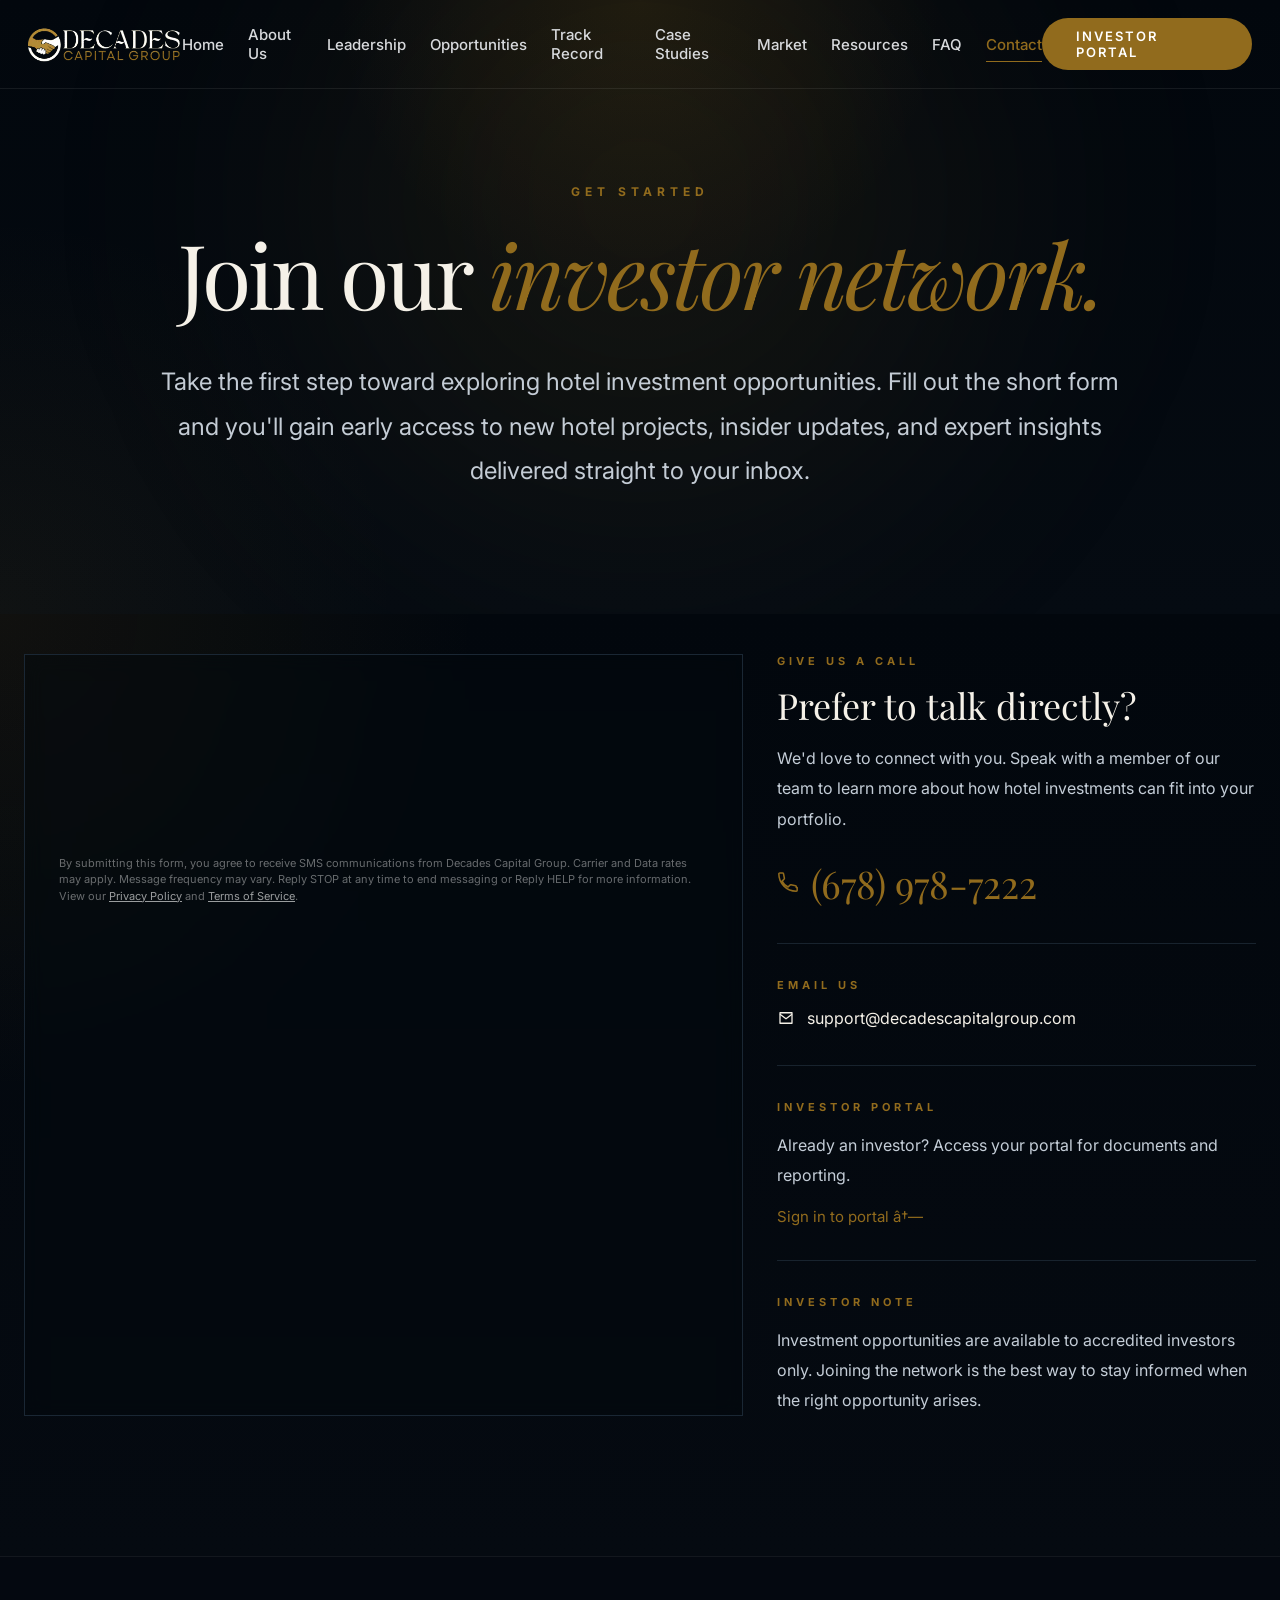
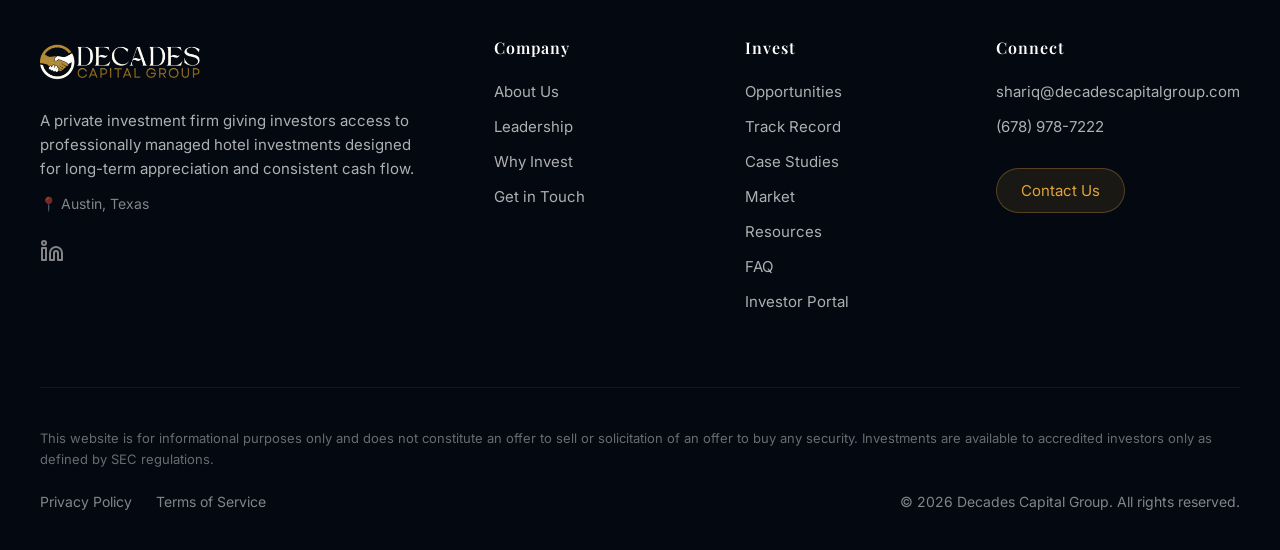
<file: pages/contact.html>
<!DOCTYPE html>

<html lang="en">

<head>
  <meta charset="utf-8" />
  <meta content="width=device-width, initial-scale=1.0" name="viewport" />
  <title>Contact Us â€” Decades Capital Group</title>
  <meta name="description"
    content="Get in touch with Decades Capital Group. Join our exclusive investor network for early access to premium hotel investment opportunities in high-growth U.S. markets.">
  <!-- GOOGLE FONTS -->
  <link href="https://fonts.googleapis.com" rel="preconnect" />
  <link crossorigin="" href="https://fonts.gstatic.com" rel="preconnect" />
  <link
    href="https://fonts.googleapis.com/css2?family=Inter:wght@300;400;500;600;700&amp;family=Playfair+Display:wght@400;500;600&amp;display=swap"
    rel="stylesheet" />

  <link href="../css/styles.css" rel="stylesheet" />
  <link href="../css/components.css" rel="stylesheet" />
  <link href="../css/contact.css" rel="stylesheet" />
  <style>
    .dcg-opt-in-text {
      font-size: 11px;
      color: rgba(255, 255, 255, 0.4);
      margin-top: 16px;
      line-height: 1.5;
    }

    .dcg-opt-in-text a {
      color: rgba(255, 255, 255, 0.6);
      text-decoration: underline;
    }

    .dcg-opt-in-text a:hover {
      color: #e0a43b;
    }
  </style>
  <link rel="icon" type="image/png" href="../images/favicon.png" />
</head>

<body>
  <div id="site-header"></div>
  <!-- =========================================================
     HERO
========================================================= -->
  <section id="dcgInvestorSection">
    <div class="dcg-investor-container">
      <div class="dcg-investor-label">
        GET STARTED
      </div>
      <h2 class="dcg-investor-title">
        Join our <span>investor network.</span>
      </h2>
      <p class="dcg-investor-description">
        Take the first step toward exploring hotel investment opportunities.
        Fill out the short form and you'll gain early access to new hotel
        projects, insider updates, and expert insights delivered straight
        to your inbox.
      </p>
    </div>
  </section>
  <!-- =========================================================
     CONTACT
========================================================= -->
  <section id="dcgContactSection">
    <div class="dcg-contact-container">
      <!-- LEFT -->
      <div class="dcg-form-wrapper">
        <form class="dcg-contact-form">
          <iframe src="https://api.leadconnectorhq.com/widget/form/b9mVf02HQbNMWxXQyIeb"
            style="width:100%;height:100%;border:none;border-radius:8px" id="inline-b9mVf02HQbNMWxXQyIeb"
            data-layout="{'id':'INLINE'}" data-trigger-type="alwaysShow" data-trigger-value=""
            data-activation-type="alwaysActivated" data-activation-value="" data-deactivation-type="neverDeactivate"
            data-deactivation-value="" data-form-name="Contact Form - New" data-height="908"
            data-layout-iframe-id="inline-b9mVf02HQbNMWxXQyIeb" data-form-id="b9mVf02HQbNMWxXQyIeb"
            title="Contact Form - New">
          </iframe>
          <script src="https://link.msgsndr.com/js/form_embed.js"></script>
        </form>
        <p class="dcg-opt-in-text">
          By submitting this form, you agree to receive SMS communications from Decades Capital Group. Carrier and Data
          rates may apply. Message frequency may vary. Reply STOP at any time to end messaging or Reply HELP for more
          information. View our <a href="privacy-policy.html">Privacy Policy</a> and <a
            href="terms-of-service.html">Terms of Service</a>.
        </p>
      </div>
      <!-- RIGHT -->
      <div class="dcg-contact-info">
        <div class="dcg-info-block">
          <div class="dcg-info-label">
            GIVE US A CALL
          </div>
          <h3 class="dcg-info-title">
            Prefer to talk directly?
          </h3>
          <p class="dcg-info-text">
            We'd love to connect with you. Speak with a member of our
            team to learn more about how hotel investments can fit
            into your portfolio.
          </p>
          <a class="dcg-phone-link" href="tel:+16789787222">
            <svg fill="none" viewbox="0 0 24 24">
              <path
                d="M22 16.92V20C22 20.55 21.55 21 21 21C10.51 21 2 12.49 2 2C2 1.45 2.45 1 3 1H6.09C6.57 1 6.98 1.34 7.07 1.81L8.05 6.73C8.13 7.14 7.99 7.57 7.68 7.85L5.56 9.97C6.93 12.74 9.26 15.07 12.03 16.44L14.15 14.32C14.43 14.01 14.86 13.87 15.27 13.95L20.19 14.93C20.66 15.02 21 15.43 21 15.91V16.92H22Z"
                stroke="currentColor" stroke-linecap="round" stroke-linejoin="round" stroke-width="1.7"></path>
            </svg>

            (678) 978-7222

          </a>
        </div>
        <div class="dcg-info-block">
          <div class="dcg-info-label">
            EMAIL US
          </div>
          <a class="dcg-email-link" href="mailto:contact@decadescapitalgroup.com">
            <svg fill="none" viewbox="0 0 24 24">
              <path d="M4 5H20V19H4V5Z" stroke="currentColor" stroke-linejoin="round" stroke-width="1.7"></path>
              <path d="M4 7L12 13L20 7" stroke="currentColor" stroke-linejoin="round" stroke-width="1.7"></path>
            </svg>

            support@decadescapitalgroup.com

          </a>
        </div>
        <div class="dcg-info-block">
          <div class="dcg-info-label">
            INVESTOR PORTAL
          </div>
          <p class="dcg-info-text">
            Already an investor? Access your portal for documents and reporting.
          </p>
          <a class="dcg-portal-link" href="https://investor.avestorinc.com/decadescapital" target="_blank"
            rel="noopener noreferrer">
            Sign in to portal â†—
          </a>
        </div>
        <div class="dcg-info-block">
          <div class="dcg-info-label">
            INVESTOR NOTE
          </div>
          <p class="dcg-info-text">
            Investment opportunities are available to accredited investors only.
            Joining the network is the best way to stay informed when the right
            opportunity arises.
          </p>
        </div>
      </div>
    </div>
  </section>
  <!-- =========================================================
     JAVASCRIPT
========================================================= -->

  <div id="site-footer"></div>
  <script src="../js/script.js"></script>
  <script src="../js/contact.js"></script>
</body>

</html>
</file>
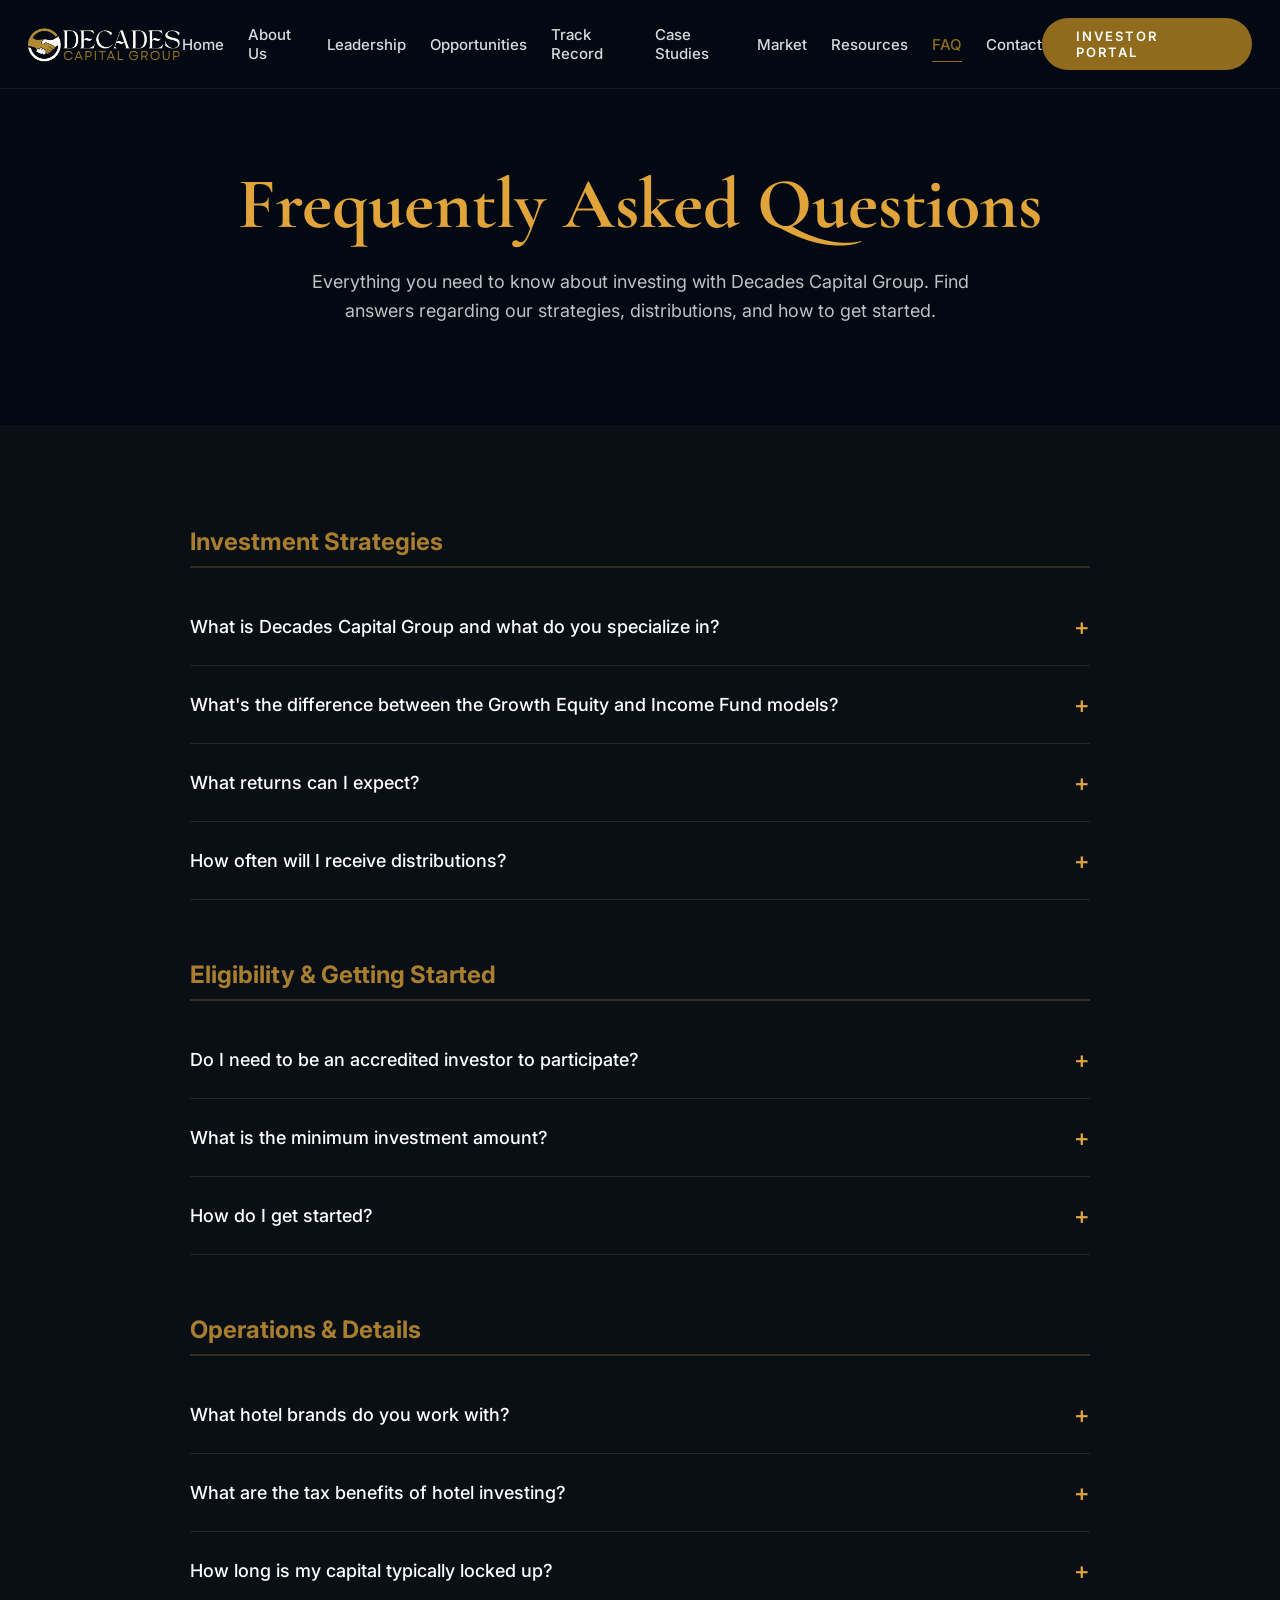
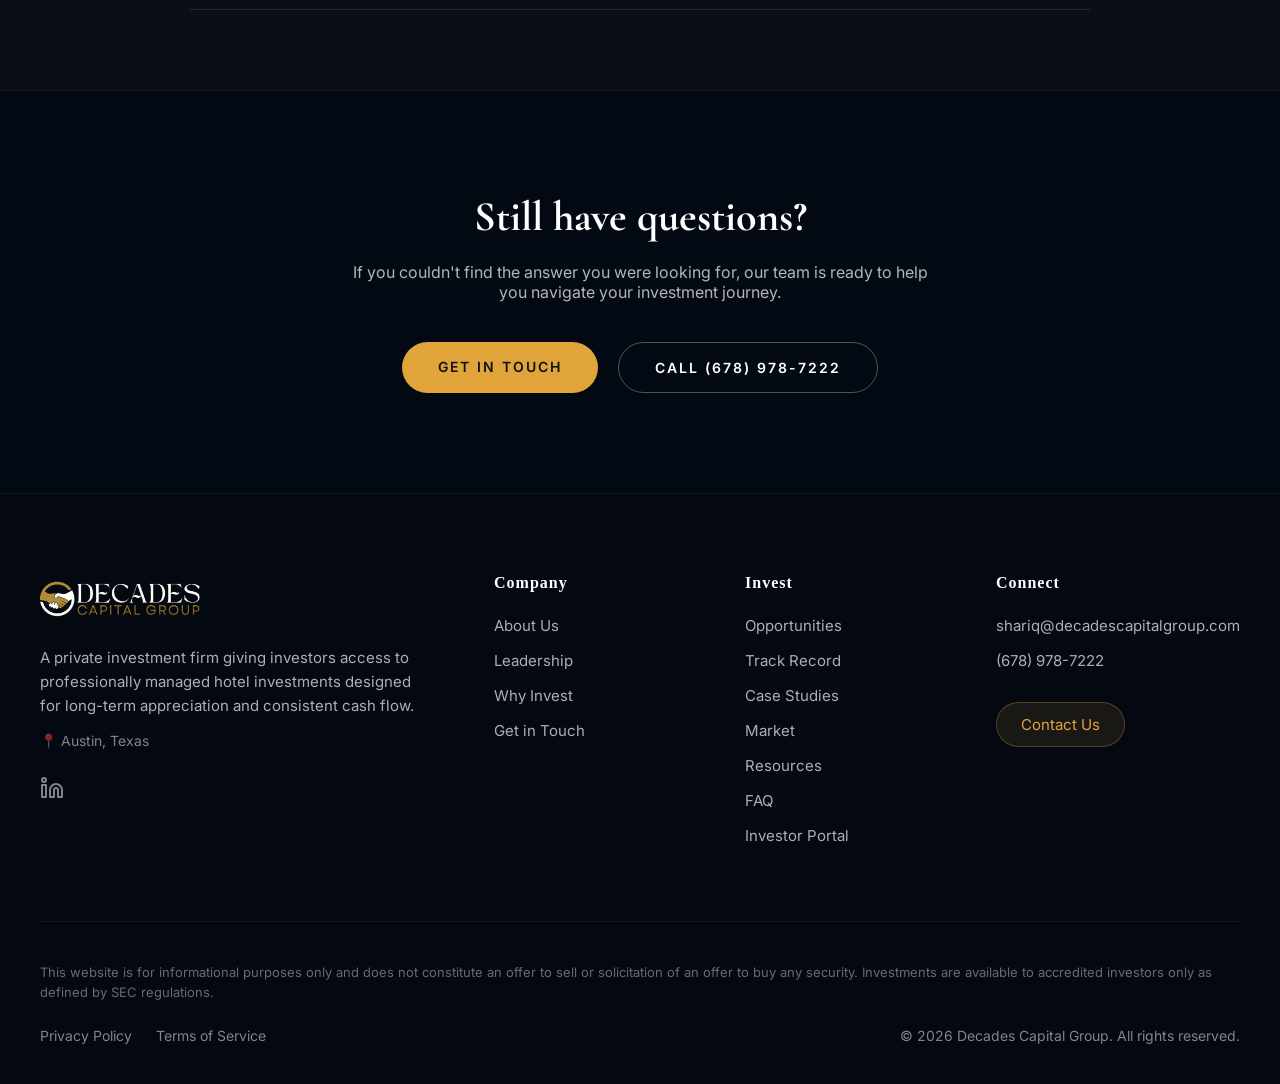
<file: pages/faq.html>
<!DOCTYPE html>
<html lang="en">
<head>
  <meta charset="utf-8" />
  <meta content="width=device-width, initial-scale=1.0" name="viewport" />
  <title>FAQ â€” Decades Capital Group</title>
  <link href="https://fonts.googleapis.com" rel="preconnect" />
  <link crossorigin="" href="https://fonts.gstatic.com" rel="preconnect" />
  <link href="https://fonts.googleapis.com/css2?family=Cormorant+Garamond:ital,wght@0,300;0,400;0,500;0,600;0,700;1,300;1,400&amp;family=Inter:wght@300;400;500;600&amp;family=Jost:wght@300;400;500;600&amp;display=swap" rel="stylesheet" />
  <link href="../css/styles.css" rel="stylesheet" />
  <link href="../css/components.css" rel="stylesheet" />
  <style>
    .dcg-faq-hero {
      padding: 160px 40px 100px;
      text-align: center;
      background: #020913;
      border-bottom: 1px solid rgba(255,255,255,0.05);
    }
    .dcg-faq-hero h1 {
      font-family: 'Cormorant Garamond', serif;
      font-size: clamp(48px, 6vw, 72px);
      color: #e0a43b;
      margin-bottom: 20px;
    }
    .dcg-faq-hero p {
      color: rgba(255,255,255,0.75);
      font-family: 'Inter', sans-serif;
      font-size: 18px;
      line-height: 1.6;
      max-width: 680px;
      margin: 0 auto;
    }

    .dcg-faq-section {
      padding: 100px 40px 80px;
      background: #0a0f16;
      min-height: 50vh;
      color: #fff;
    }
    .dcg-faq-container {
      max-width: 900px;
      margin: 0 auto;
    }
    .dcg-faq-category {
      font-family: 'Inter', sans-serif;
      font-size: 24px;
      color: #a97e2f;
      margin: 60px 0 20px;
      padding-bottom: 10px;
      border-bottom: 2px solid rgba(224,164,59,0.2);
    }
    .dcg-faq-category:first-child { margin-top: 0; }
    
    .dcg-faq-item {
      border-bottom: 1px solid rgba(255,255,255,0.1);
      padding: 24px 0;
    }
    .dcg-faq-question {
      font-family: 'Inter', sans-serif;
      font-size: 18px;
      font-weight: 500;
      color: #ffffff;
      cursor: pointer;
      display: flex;
      justify-content: space-between;
      align-items: center;
      transition: color 0.3s;
    }
    .dcg-faq-question:hover {
      color: #e0a43b;
    }
    .dcg-faq-answer {
      font-family: 'Inter', sans-serif;
      font-size: 15.5px;
      color: rgba(255,255,255,0.75);
      line-height: 1.8;
      margin-top: 16px;
      display: none;
    }
    .dcg-faq-icon {
      font-size: 24px;
      color: #e0a43b;
      transition: transform 0.3s;
    }
    .dcg-faq-item.active .dcg-faq-answer {
      display: block;
    }
    .dcg-faq-item.active .dcg-faq-icon {
      transform: rotate(45deg);
    }

    .dcg-faq-cta {
      padding: 100px 40px;
      text-align: center;
      background: #020913;
      border-top: 1px solid rgba(255,255,255,0.05);
    }
    .dcg-faq-cta h2 {
      font-family: 'Cormorant Garamond', serif;
      font-size: 42px;
      color: #fff;
      margin-bottom: 20px;
    }
    .dcg-faq-cta p {
      font-family: 'Inter', sans-serif;
      font-size: 16px;
      color: rgba(255,255,255,0.7);
      margin-bottom: 40px;
      max-width: 600px;
      margin-left: auto;
      margin-right: auto;
    }
    .dcg-faq-cta-btns {
      display: flex;
      justify-content: center;
      gap: 20px;
    }
    .dcg-btn-primary {
      background: #e0a43b;
      color: #111;
      padding: 16px 36px;
      border-radius: 100px;
      text-decoration: none;
      font-family: 'Inter', sans-serif;
      font-weight: 600;
      font-size: 14px;
      letter-spacing: 2px;
      transition: transform 0.3s, background 0.3s;
    }
    .dcg-btn-primary:hover {
      background: #b88d35;
      transform: translateY(-2px);
    }
    .dcg-btn-outline {
      background: transparent;
      color: #fff;
      border: 1px solid rgba(255,255,255,0.3);
      padding: 16px 36px;
      border-radius: 100px;
      text-decoration: none;
      font-family: 'Inter', sans-serif;
      font-weight: 600;
      font-size: 14px;
      letter-spacing: 2px;
      transition: background 0.3s, color 0.3s;
    }
    .dcg-btn-outline:hover {
      background: #fff;
      color: #111;
    }

    @media (max-width: 768px) {
      .dcg-faq-section { padding: 80px 20px 60px; }
      .dcg-faq-question { font-size: 16px; }
      .dcg-faq-cta-btns { flex-direction: column; }
    }
  </style>
  <link rel="icon" type="image/png" href="../images/favicon.png" />
</head>
<body style="background: #111419;">
  <div id="site-header"></div>

  <!-- HERO -->
  <section class="dcg-faq-hero">
    <h1>Frequently Asked Questions</h1>
    <p>Everything you need to know about investing with Decades Capital Group. Find answers regarding our strategies, distributions, and how to get started.</p>
  </section>

  <!-- FAQ ACCORDION -->
  <section class="dcg-faq-section">
    <div class="dcg-faq-container">
      
      <!-- Category 1 -->
      <h2 class="dcg-faq-category">Investment Strategies</h2>
      <div class="dcg-faq-list">
        <div class="dcg-faq-item">
          <div class="dcg-faq-question">What is Decades Capital Group and what do you specialize in? <span class="dcg-faq-icon">+</span></div>
          <div class="dcg-faq-answer">Decades Capital Group is a hospitality-focused real estate investment firm that gives investors access to hotel investments through two strategies: a Growth Equity Model (development-focused) and an Income Fund Model (cash flow-focused). The goal is building generational wealth through the hospitality sector.</div>
        </div>
        <div class="dcg-faq-item">
          <div class="dcg-faq-question">What's the difference between the Growth Equity and Income Fund models? <span class="dcg-faq-icon">+</span></div>
          <div class="dcg-faq-answer">The Growth Equity Model focuses on ground-up hotel development with equity upside, strong tax advantages, and higher return targets (20â€“30% IRR) over 3â€“5 years. The Income Fund Model acquires stabilized, branded hotels that are already generating revenue â€” better suited for investors who want predictable monthly income with lower risk.</div>
        </div>
        <div class="dcg-faq-item">
          <div class="dcg-faq-question">What returns can I expect? <span class="dcg-faq-icon">+</span></div>
          <div class="dcg-faq-answer">That depends on which strategy you choose. The Income Fund Model targets 10â€“12% annualized preferred returns paid monthly. The Growth Equity (development) model targets IRRs of 20â€“30% over a typical 3â€“5 year hold period.</div>
        </div>
        <div class="dcg-faq-item">
          <div class="dcg-faq-question">How often will I receive distributions? <span class="dcg-faq-icon">+</span></div>
          <div class="dcg-faq-answer">For the Income Fund (stabilized hotel) strategy, distributions are paid monthly via direct deposit, though they are marketed on a quarterly basis for simplicity.</div>
        </div>
      </div>

      <!-- Category 2 -->
      <h2 class="dcg-faq-category">Eligibility & Getting Started</h2>
      <div class="dcg-faq-list">
        <div class="dcg-faq-item">
          <div class="dcg-faq-question">Do I need to be an accredited investor to participate? <span class="dcg-faq-icon">+</span></div>
          <div class="dcg-faq-answer">Yes. Based on your intake form, accredited investor status is required. This is standard for private real estate offerings under SEC Regulation D. If you're unsure whether you qualify, we recommend speaking with a financial advisor before applying.</div>
        </div>
        <div class="dcg-faq-item">
          <div class="dcg-faq-question">What is the minimum investment amount? <span class="dcg-faq-icon">+</span></div>
          <div class="dcg-faq-answer">The site doesn't currently list a minimum. The best way to get this answer is to book a private call or reach out directly at (678) 978-7222.</div>
        </div>
        <div class="dcg-faq-item">
          <div class="dcg-faq-question">How do I get started? <span class="dcg-faq-icon">+</span></div>
          <div class="dcg-faq-answer">There are two ways: fill out the short investor intake form on the website to join the Investor Network and receive early deal access, or call the team directly at (678) 978-7222 to have a deeper conversation about which strategy fits your goals.</div>
        </div>
      </div>

      <!-- Category 3 -->
      <h2 class="dcg-faq-category">Operations & Details</h2>
      <div class="dcg-faq-list">
        <div class="dcg-faq-item">
          <div class="dcg-faq-question">What hotel brands do you work with? <span class="dcg-faq-icon">+</span></div>
          <div class="dcg-faq-answer">Decades Capital Group has established relationships with major hospitality brands including Hilton, Marriott, Hyatt, and IHG. Current featured properties include a Motel 6 in Las Vegas and a Marriott Courtyard in Plano, TX.</div>
        </div>
        <div class="dcg-faq-item">
          <div class="dcg-faq-question">What are the tax benefits of hotel investing? <span class="dcg-faq-icon">+</span></div>
          <div class="dcg-faq-answer">Hotel investments can offer meaningful tax advantages including depreciation, bonus depreciation, and cost segregation â€” which can significantly offset taxable income. We recommend consulting your CPA to understand how these benefits apply to your specific situation.</div>
        </div>
        <div class="dcg-faq-item">
          <div class="dcg-faq-question">How long is my capital typically locked up? <span class="dcg-faq-icon">+</span></div>
          <div class="dcg-faq-answer">Hold periods vary by strategy. The Income Fund model typically runs 2â€“3 years, while the Growth Equity (development) model runs 3â€“5 years. These are illiquid investments, meaning capital is not freely redeemable during the hold period.</div>
        </div>
      </div>

    </div>
  </section>

  <!-- BOTTOM CTA -->
  <section class="dcg-faq-cta">
    <h2>Still have questions?</h2>
    <p>If you couldn't find the answer you were looking for, our team is ready to help you navigate your investment journey.</p>
    <div class="dcg-faq-cta-btns">
      <a href="contact.html" class="dcg-btn-primary">GET IN TOUCH</a>
      <a href="tel:+16789787222" class="dcg-btn-outline">CALL (678) 978-7222</a>
    </div>
  </section>

  <div id="site-footer"></div>
  <script src="../js/script.js"></script>
  <script>
    document.querySelectorAll('.dcg-faq-question').forEach(q => {
      q.addEventListener('click', () => {
        const item = q.parentElement;
        item.classList.toggle('active');
      });
    });
  </script>
</body>
</html>
</file>
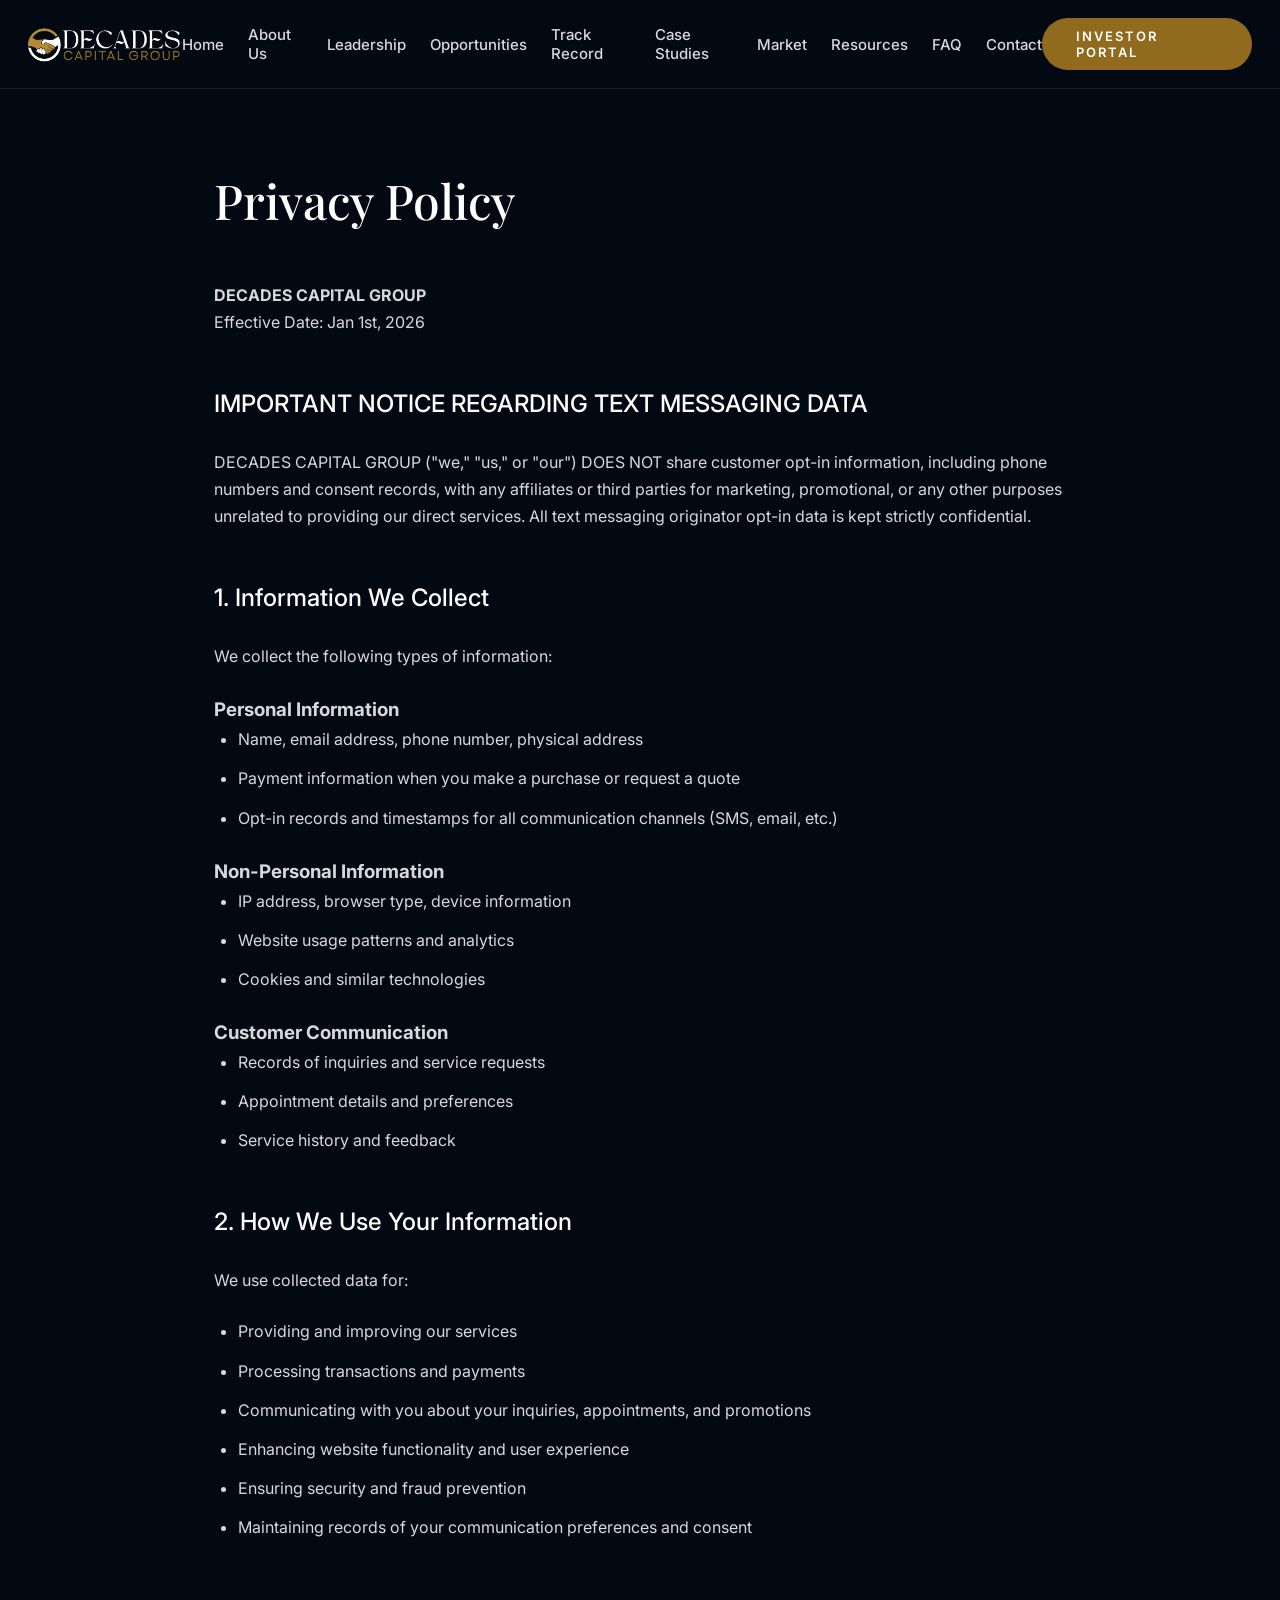
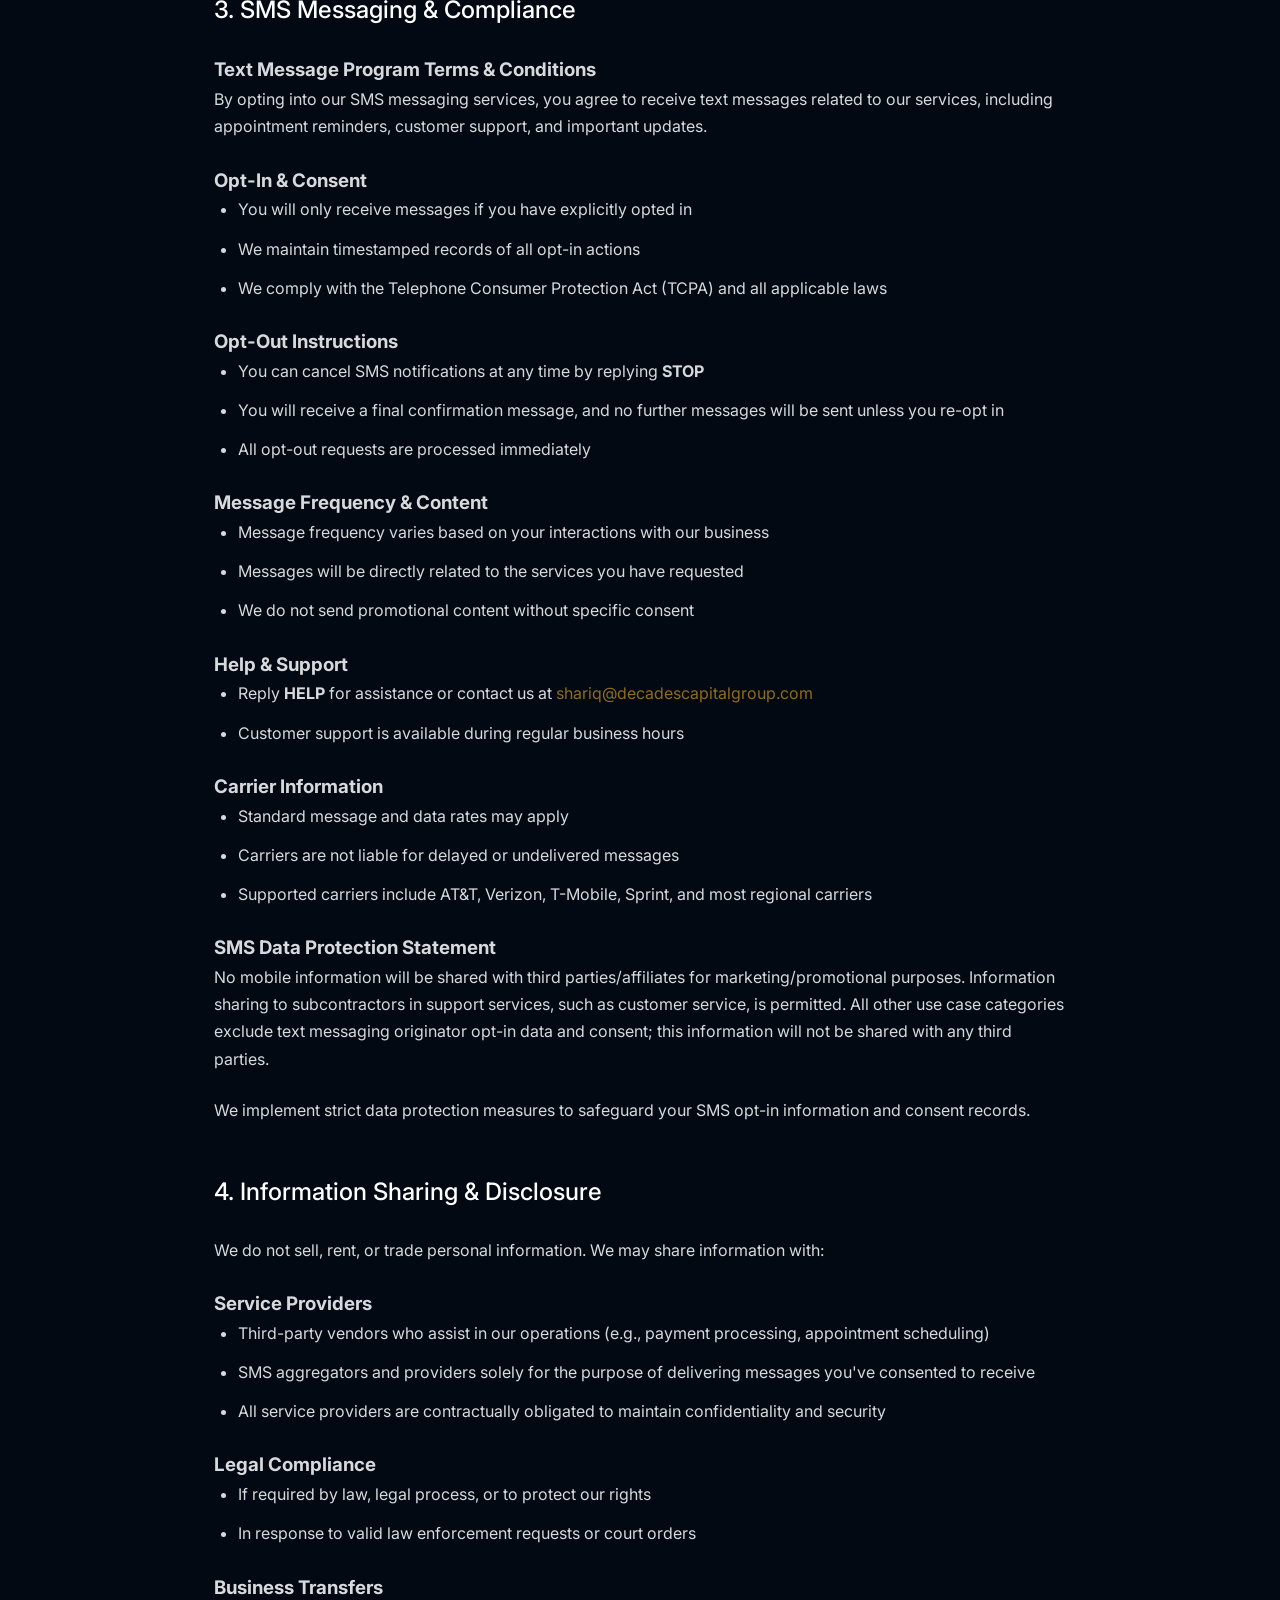
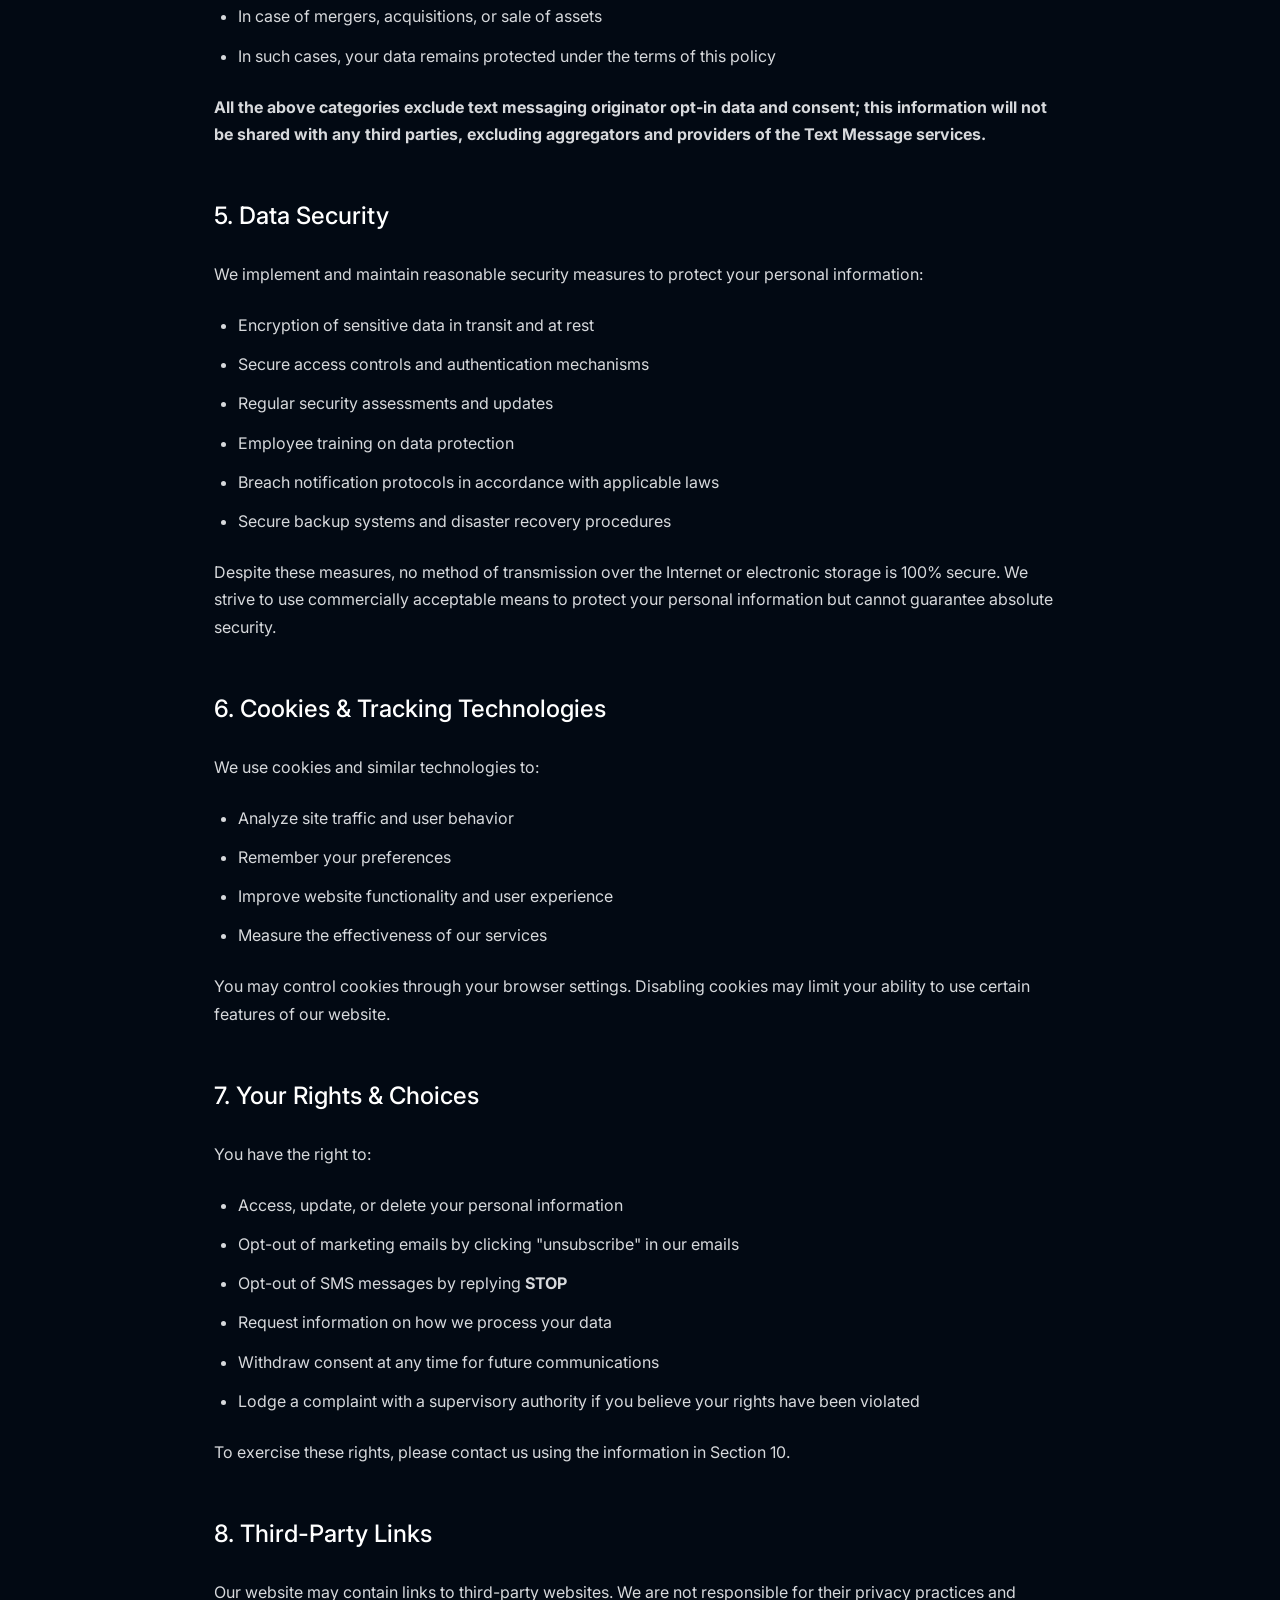
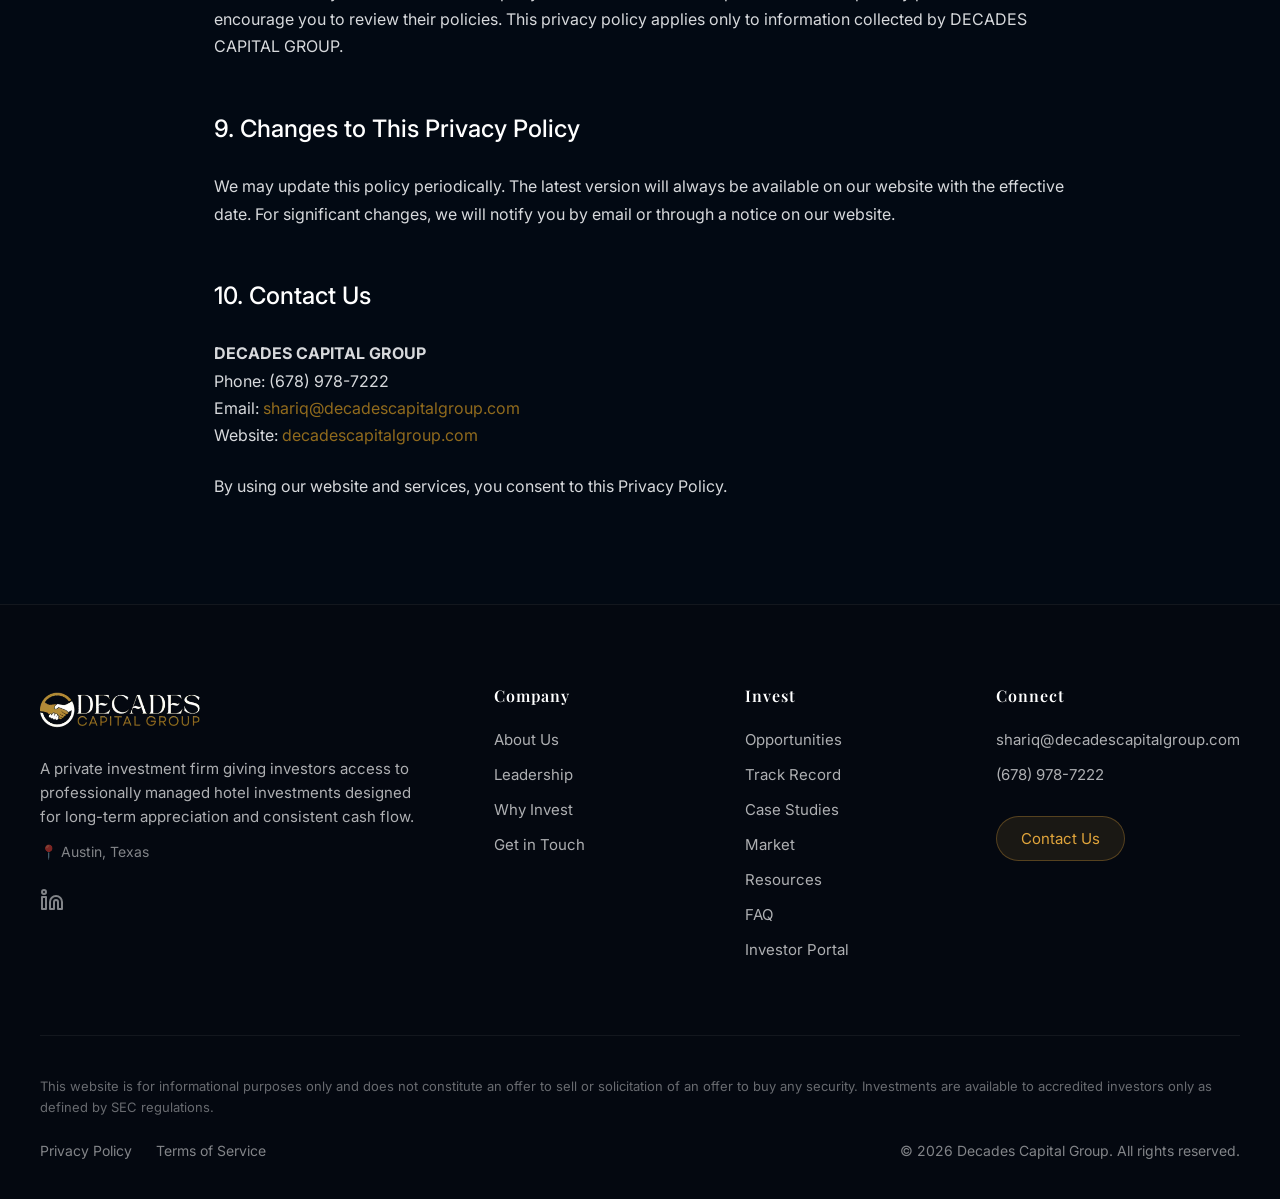
<file: pages/privacy-policy.html>
<!DOCTYPE html>
<html lang="en">

<head>
  <meta charset="utf-8" />
  <meta content="width=device-width, initial-scale=1.0" name="viewport" />
  <title>Privacy Policy â€” Decades Capital Group</title>
  <meta name="description"
    content="Privacy Policy for Decades Capital Group. Learn how we collect, use, and protect your personal information, including SMS communication policies.">
  <link href="https://fonts.googleapis.com" rel="preconnect" />
  <link crossorigin="" href="https://fonts.gstatic.com" rel="preconnect" />
  <link
    href="https://fonts.googleapis.com/css2?family=Inter:wght@300;400;500;600;700&family=Playfair+Display:ital,wght@0,400;0,500;0,600;1,400;1,500&display=swap"
    rel="stylesheet" />
  <link href="../css/styles.css" rel="stylesheet" />
  <link href="../css/components.css" rel="stylesheet" />
  <link href="../css/legal.css" rel="stylesheet" />
  <link rel="icon" type="image/png" href="../images/favicon.png" />
</head>

<body>
  <!-- HEADER -->
  <div id="site-header"></div>

  <!-- CONTENT -->
  <!-- <section class="dcg-legal-section">
    <h1 class="dcg-legal-title">Privacy Policy</h1>
    
    <p>Last Updated: June 4, 2026</p>

    <h2>1. Information We Collect</h2>
    <p>We collect information that you provide directly to us when you fill out a form, request information, or communicate with us. This may include your name, email address, phone number, investment goals, and any other details you choose to provide.</p>

    <h2>2. How We Use Your Information</h2>
    <p>We use the information we collect to communicate with you about investment opportunities, respond to your inquiries, provide customer support, and send updates. We do not sell your personal information to third parties.</p>

    <h2>3. SMS Communications</h2>
    <p>By providing your phone number and opting in, you consent to receive SMS communications from Decades Capital Group. We will use your phone number to send you updates regarding investment opportunities, news, and responses to your inquiries.</p>
    <ul>
      <li><strong>Consent:</strong> You are not required to provide consent as a condition of purchasing any goods or services.</li>
      <li><strong>Opt-Out:</strong> You can opt out of receiving SMS messages at any time by replying <strong>STOP</strong> to any message you receive from us. After you text STOP, we will send you a confirmation message, and you will no longer receive SMS messages from us.</li>
      <li><strong>Help:</strong> If you need assistance, reply <strong>HELP</strong> to any message or contact us at contact@decadescapitalgroup.com.</li>
      <li><strong>Rates:</strong> Message and data rates may apply depending on your mobile carrier and plan.</li>
      <li><strong>Privacy of Phone Numbers:</strong> No mobile information will be shared with third parties/affiliates for marketing/promotional purposes. All the above categories exclude text messaging originator opt-in data and consent; this information will not be shared with any third parties.</li>
    </ul>

    <h2>4. Data Security</h2>
    <p>We implement reasonable security measures to protect your personal information from unauthorized access, alteration, disclosure, or destruction. However, no method of transmission over the Internet or electronic storage is completely secure, and we cannot guarantee absolute security.</p>

    <h2>5. Changes to This Privacy Policy</h2>
    <p>We may update this Privacy Policy from time to time. We will notify you of any changes by posting the new Privacy Policy on this page and updating the "Last Updated" date.</p>

    <h2>6. Contact Us</h2>
    <p>If you have any questions about this Privacy Policy, please contact us at <a href="mailto:contact@decadescapitalgroup.com">contact@decadescapitalgroup.com</a>.</p>
  </section> -->

  <section class="dcg-legal-section">
    <h1 class="dcg-legal-title">Privacy Policy</h1>

    <p><strong>DECADES CAPITAL GROUP</strong><br>
      Effective Date: Jan 1st, 2026</p>

    <h2>IMPORTANT NOTICE REGARDING TEXT MESSAGING DATA</h2>
    <p>DECADES CAPITAL GROUP ("we," "us," or "our") DOES NOT share customer opt-in information, including phone numbers
      and consent records, with any affiliates or third parties for marketing, promotional, or any other purposes
      unrelated to providing our direct services. All text messaging originator opt-in data is kept strictly
      confidential.</p>

    <h2>1. Information We Collect</h2>
    <p>We collect the following types of information:</p>

    <h3>Personal Information</h3>
    <ul>
      <li>Name, email address, phone number, physical address</li>
      <li>Payment information when you make a purchase or request a quote</li>
      <li>Opt-in records and timestamps for all communication channels (SMS, email, etc.)</li>
    </ul>

    <h3>Non-Personal Information</h3>
    <ul>
      <li>IP address, browser type, device information</li>
      <li>Website usage patterns and analytics</li>
      <li>Cookies and similar technologies</li>
    </ul>

    <h3>Customer Communication</h3>
    <ul>
      <li>Records of inquiries and service requests</li>
      <li>Appointment details and preferences</li>
      <li>Service history and feedback</li>
    </ul>

    <h2>2. How We Use Your Information</h2>
    <p>We use collected data for:</p>
    <ul>
      <li>Providing and improving our services</li>
      <li>Processing transactions and payments</li>
      <li>Communicating with you about your inquiries, appointments, and promotions</li>
      <li>Enhancing website functionality and user experience</li>
      <li>Ensuring security and fraud prevention</li>
      <li>Maintaining records of your communication preferences and consent</li>
    </ul>

    <h2>3. SMS Messaging & Compliance</h2>

    <h3>Text Message Program Terms & Conditions</h3>
    <p>By opting into our SMS messaging services, you agree to receive text messages related to our services, including
      appointment reminders, customer support, and important updates.</p>

    <h3>Opt-In & Consent</h3>
    <ul>
      <li>You will only receive messages if you have explicitly opted in</li>
      <li>We maintain timestamped records of all opt-in actions</li>
      <li>We comply with the Telephone Consumer Protection Act (TCPA) and all applicable laws</li>
    </ul>

    <h3>Opt-Out Instructions</h3>
    <ul>
      <li>You can cancel SMS notifications at any time by replying <strong>STOP</strong></li>
      <li>You will receive a final confirmation message, and no further messages will be sent unless you re-opt in</li>
      <li>All opt-out requests are processed immediately</li>
    </ul>

    <h3>Message Frequency & Content</h3>
    <ul>
      <li>Message frequency varies based on your interactions with our business</li>
      <li>Messages will be directly related to the services you have requested</li>
      <li>We do not send promotional content without specific consent</li>
    </ul>

    <h3>Help & Support</h3>
    <ul>
      <li>Reply <strong>HELP</strong> for assistance or contact us at <a
          href="mailto:shariq@decadescapitalgroup.com">shariq@decadescapitalgroup.com</a></li>
      <li>Customer support is available during regular business hours</li>
    </ul>

    <h3>Carrier Information</h3>
    <ul>
      <li>Standard message and data rates may apply</li>
      <li>Carriers are not liable for delayed or undelivered messages</li>
      <li>Supported carriers include AT&T, Verizon, T-Mobile, Sprint, and most regional carriers</li>
    </ul>

    <h3>SMS Data Protection Statement</h3>
    <p>No mobile information will be shared with third parties/affiliates for marketing/promotional purposes.
      Information sharing to subcontractors in support services, such as customer service, is permitted. All other use
      case categories exclude text messaging originator opt-in data and consent; this information will not be shared
      with any third parties.</p>

    <p>We implement strict data protection measures to safeguard your SMS opt-in information and consent records.</p>

    <h2>4. Information Sharing & Disclosure</h2>
    <p>We do not sell, rent, or trade personal information. We may share information with:</p>

    <h3>Service Providers</h3>
    <ul>
      <li>Third-party vendors who assist in our operations (e.g., payment processing, appointment scheduling)</li>
      <li>SMS aggregators and providers solely for the purpose of delivering messages you've consented to receive</li>
      <li>All service providers are contractually obligated to maintain confidentiality and security</li>
    </ul>

    <h3>Legal Compliance</h3>
    <ul>
      <li>If required by law, legal process, or to protect our rights</li>
      <li>In response to valid law enforcement requests or court orders</li>
    </ul>

    <h3>Business Transfers</h3>
    <ul>
      <li>In case of mergers, acquisitions, or sale of assets</li>
      <li>In such cases, your data remains protected under the terms of this policy</li>
    </ul>

    <p><strong>All the above categories exclude text messaging originator opt-in data and consent; this information will
        not be shared with any third parties, excluding aggregators and providers of the Text Message services.</strong>
    </p>

    <h2>5. Data Security</h2>
    <p>We implement and maintain reasonable security measures to protect your personal information:</p>

    <ul>
      <li>Encryption of sensitive data in transit and at rest</li>
      <li>Secure access controls and authentication mechanisms</li>
      <li>Regular security assessments and updates</li>
      <li>Employee training on data protection</li>
      <li>Breach notification protocols in accordance with applicable laws</li>
      <li>Secure backup systems and disaster recovery procedures</li>
    </ul>

    <p>Despite these measures, no method of transmission over the Internet or electronic storage is 100% secure. We
      strive to use commercially acceptable means to protect your personal information but cannot guarantee absolute
      security.</p>

    <h2>6. Cookies & Tracking Technologies</h2>
    <p>We use cookies and similar technologies to:</p>

    <ul>
      <li>Analyze site traffic and user behavior</li>
      <li>Remember your preferences</li>
      <li>Improve website functionality and user experience</li>
      <li>Measure the effectiveness of our services</li>
    </ul>

    <p>You may control cookies through your browser settings. Disabling cookies may limit your ability to use certain
      features of our website.</p>

    <h2>7. Your Rights & Choices</h2>
    <p>You have the right to:</p>

    <ul>
      <li>Access, update, or delete your personal information</li>
      <li>Opt-out of marketing emails by clicking "unsubscribe" in our emails</li>
      <li>Opt-out of SMS messages by replying <strong>STOP</strong></li>
      <li>Request information on how we process your data</li>
      <li>Withdraw consent at any time for future communications</li>
      <li>Lodge a complaint with a supervisory authority if you believe your rights have been violated</li>
    </ul>

    <p>To exercise these rights, please contact us using the information in Section 10.</p>

    <h2>8. Third-Party Links</h2>
    <p>Our website may contain links to third-party websites. We are not responsible for their privacy practices and
      encourage you to review their policies. This privacy policy applies only to information collected by DECADES
      CAPITAL GROUP.</p>

    <h2>9. Changes to This Privacy Policy</h2>
    <p>We may update this policy periodically. The latest version will always be available on our website with the
      effective date. For significant changes, we will notify you by email or through a notice on our website.</p>

    <h2>10. Contact Us</h2>
    <p>
      <strong>DECADES CAPITAL GROUP</strong><br>
      Phone: (678) 978-7222<br>
      Email: <a href="mailto:shariq@decadescapitalgroup.com">shariq@decadescapitalgroup.com</a><br>
      Website: <a href="https://decadescapitalgroup.com">decadescapitalgroup.com</a>
    </p>

    <p>By using our website and services, you consent to this Privacy Policy.</p>
  </section>

  <!-- FOOTER -->
  <div id="site-footer"></div>

  <script src="../js/script.js"></script>
</body>

</html>
</file>
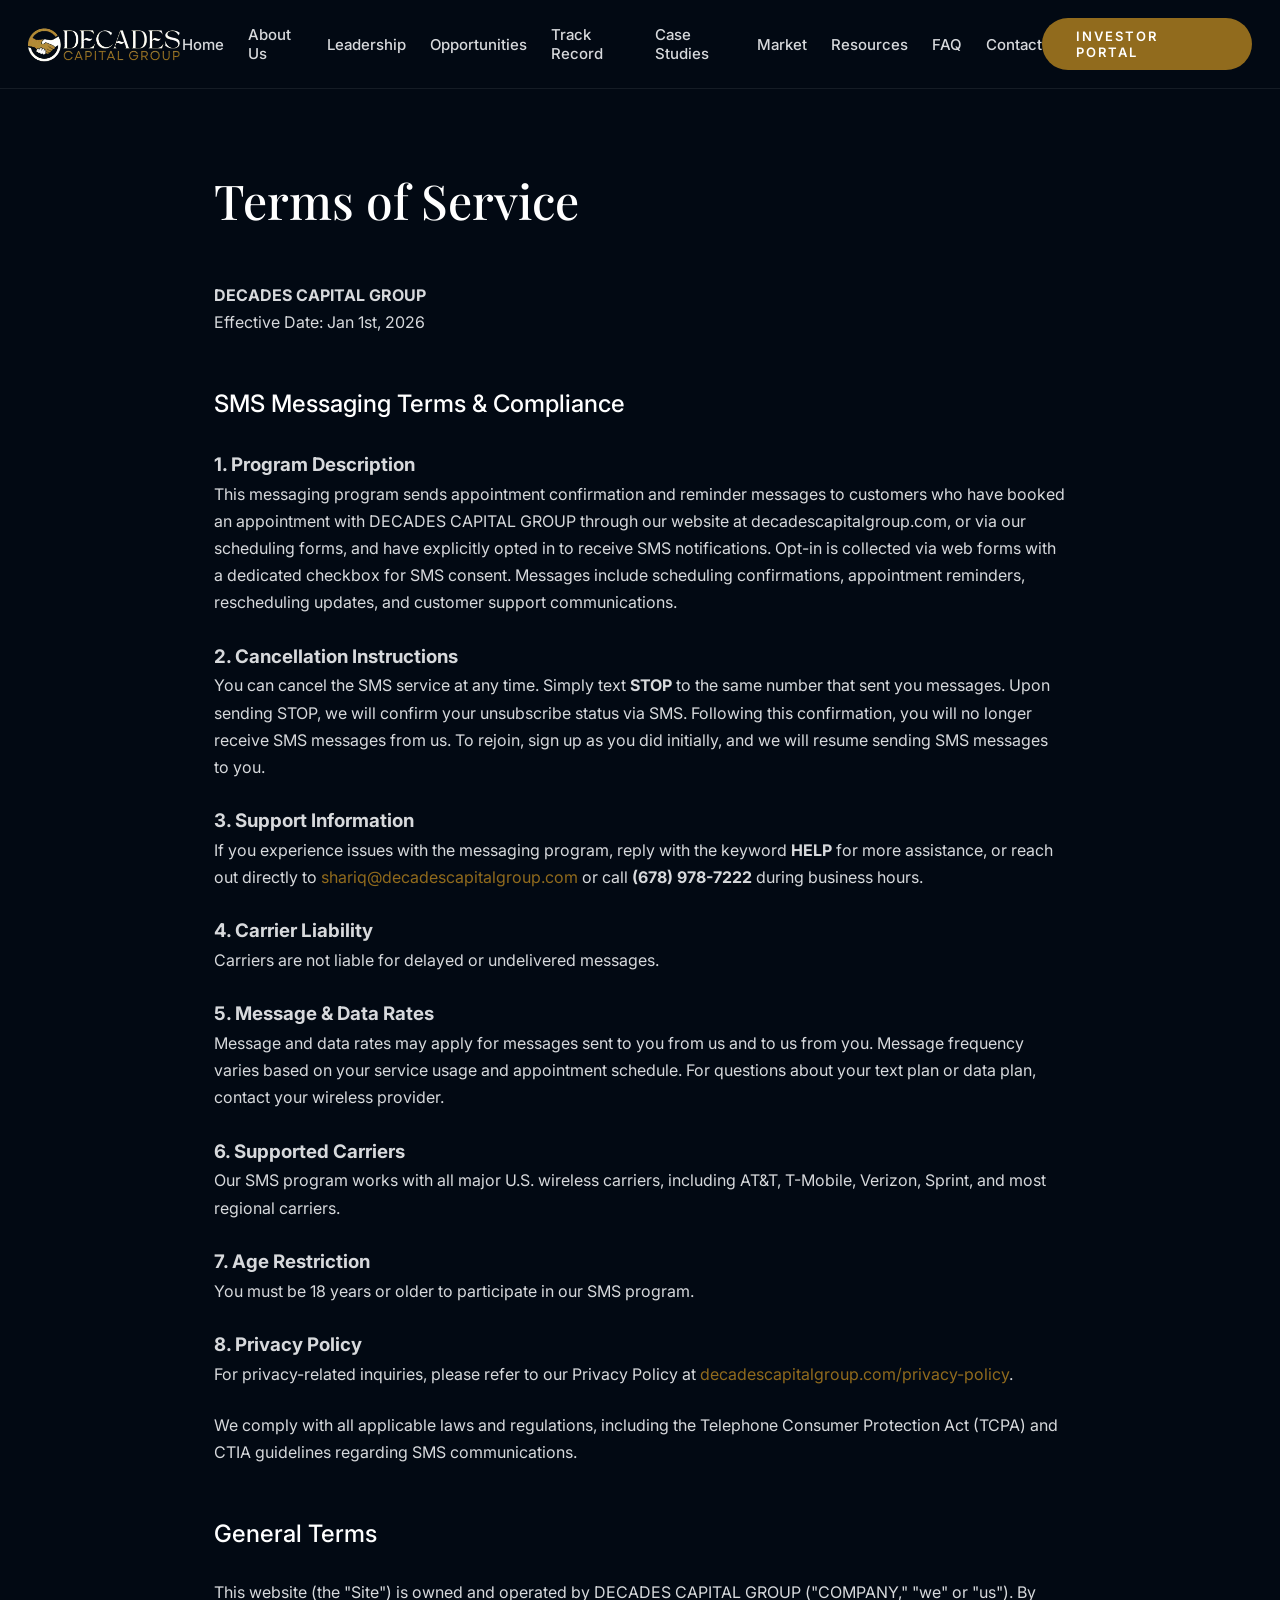
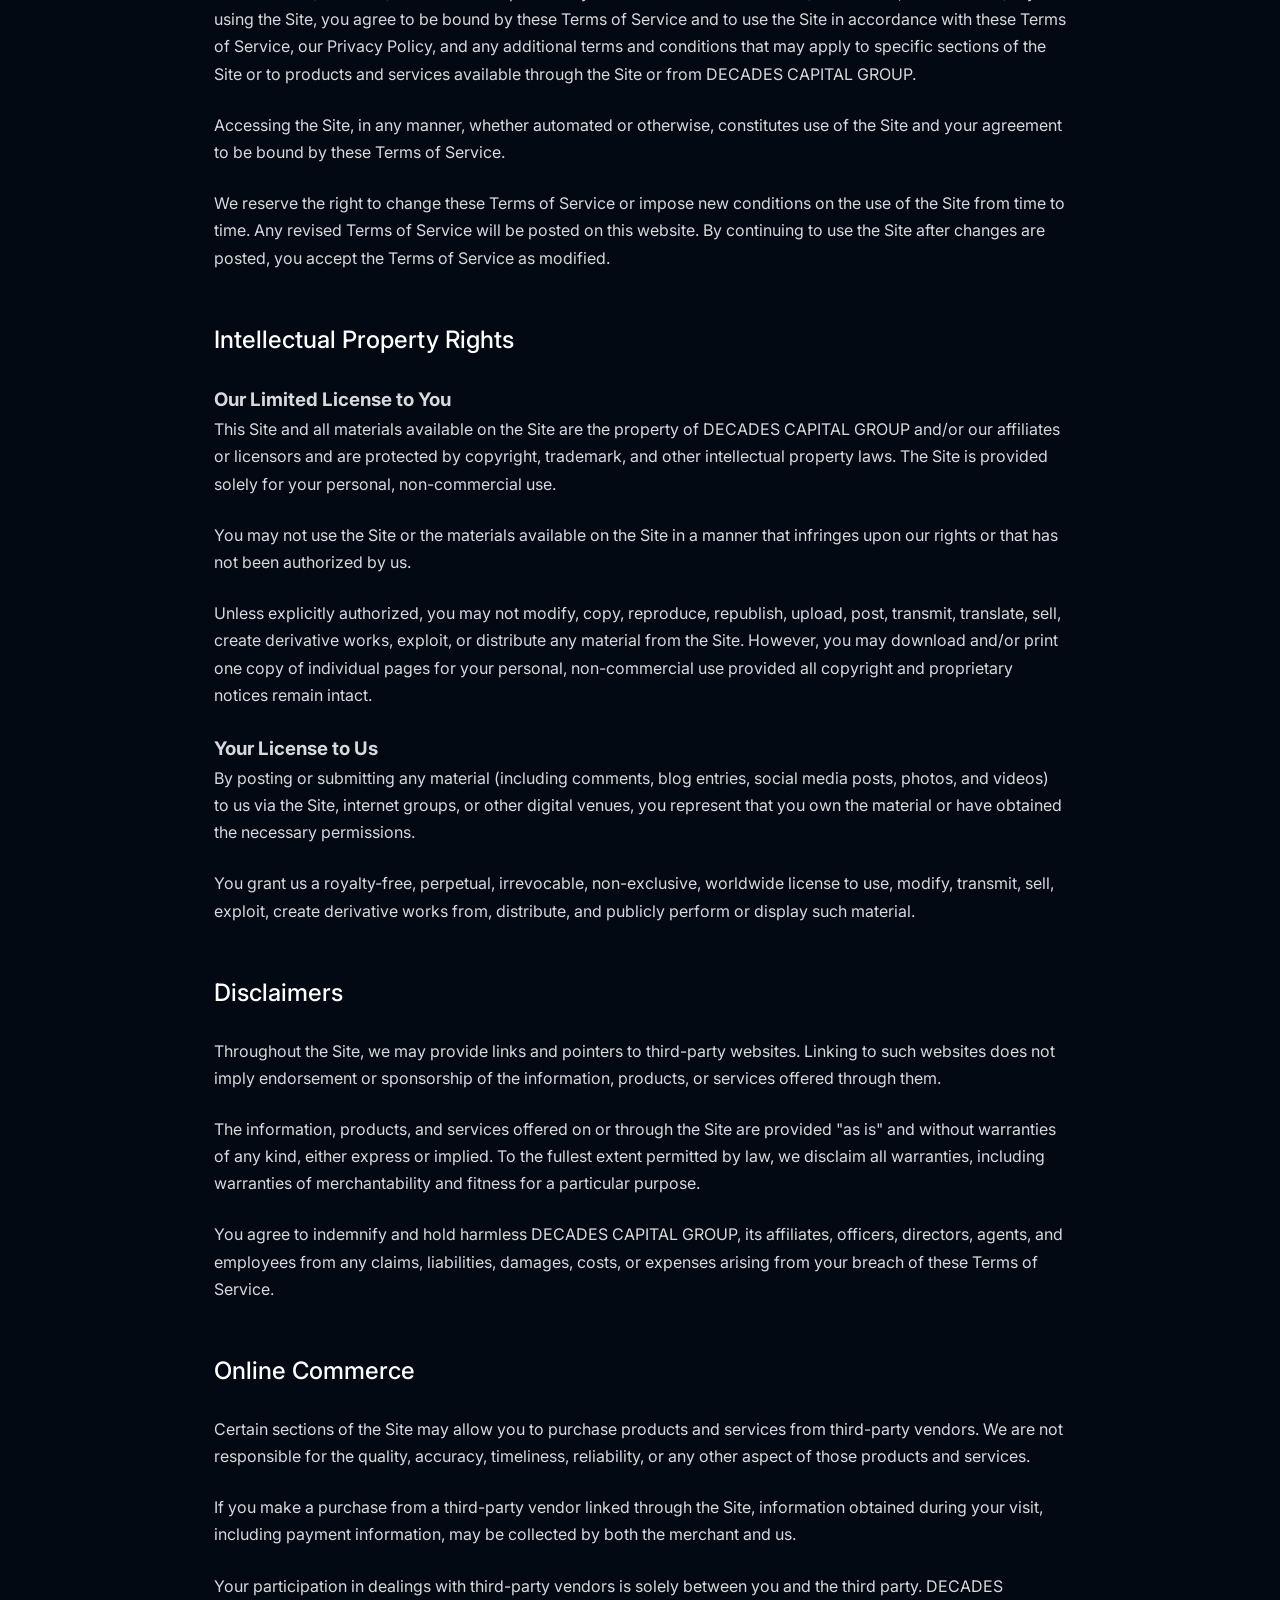
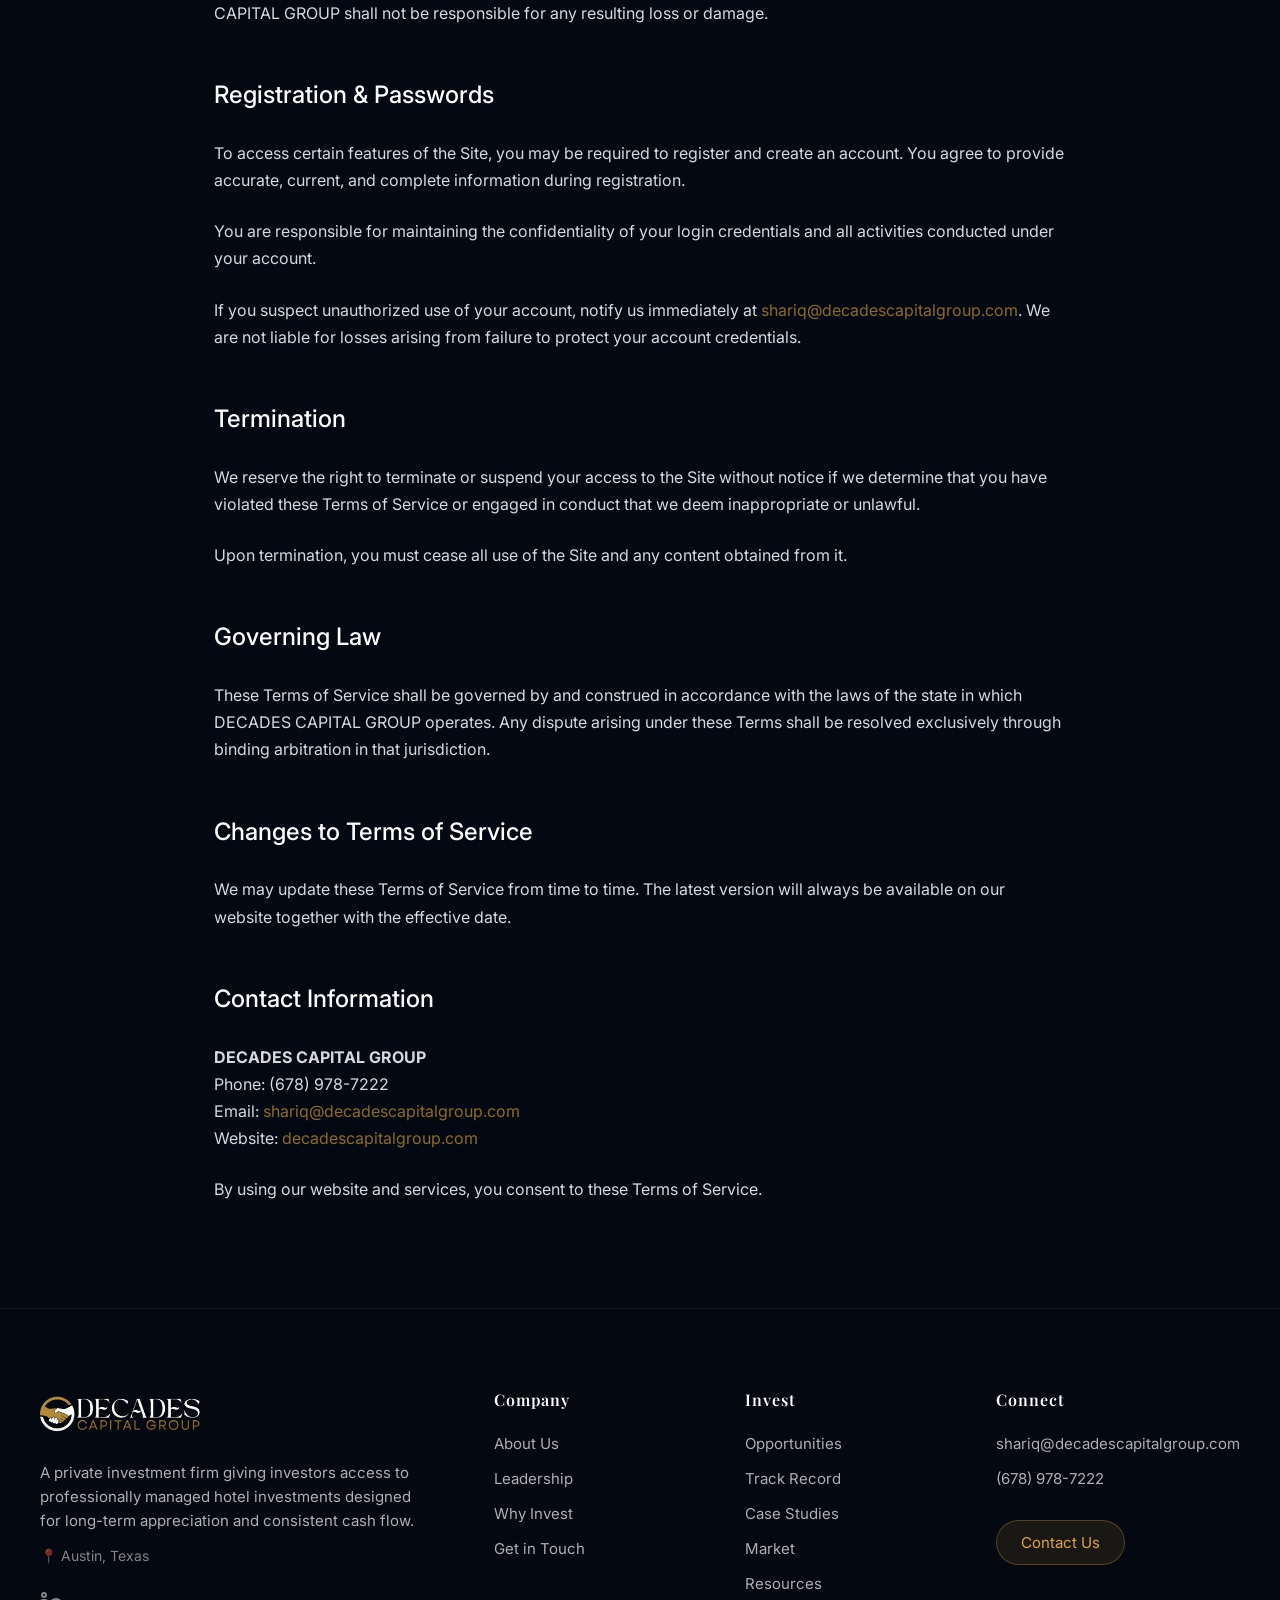
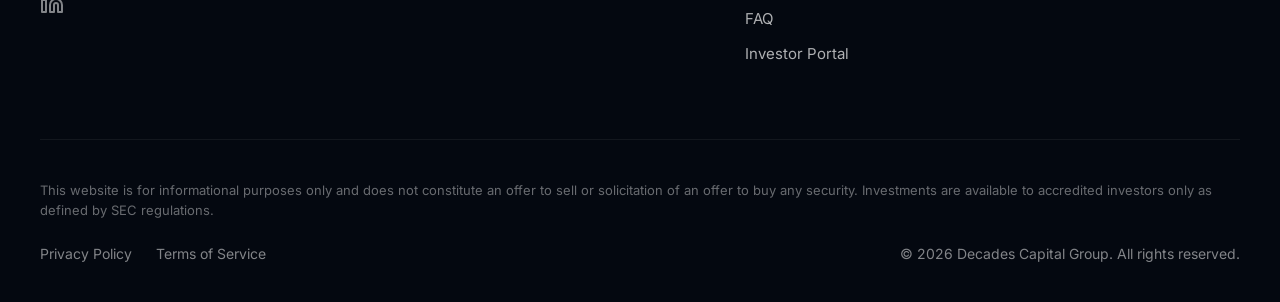
<file: pages/terms-of-service.html>
<!DOCTYPE html>
<html lang="en">

<head>
  <meta charset="utf-8" />
  <meta content="width=device-width, initial-scale=1.0" name="viewport" />
  <title>Terms of Service â€” Decades Capital Group</title>
  <meta name="description" content="Terms of Service for Decades Capital Group website.">
  <link href="https://fonts.googleapis.com" rel="preconnect" />
  <link crossorigin="" href="https://fonts.gstatic.com" rel="preconnect" />
  <link
    href="https://fonts.googleapis.com/css2?family=Inter:wght@300;400;500;600;700&family=Playfair+Display:ital,wght@0,400;0,500;0,600;1,400;1,500&display=swap"
    rel="stylesheet" />
  <link href="../css/styles.css" rel="stylesheet" />
  <link href="../css/components.css" rel="stylesheet" />
  <link href="../css/legal.css" rel="stylesheet" />
  <link rel="icon" type="image/png" href="../images/favicon.png" />
</head>

<body>
  <!-- HEADER -->
  <div id="site-header"></div>

  <!-- CONTENT -->
  <!-- <section class="dcg-legal-section">
    <h1 class="dcg-legal-title">Terms of Service</h1>
    
    <p>Last Updated: June 4, 2026</p>

    <h2>1. Acceptance of Terms</h2>
    <p>By accessing or using the Decades Capital Group website, you agree to be bound by these Terms of Service. If you do not agree to these terms, please do not use our website.</p>

    <h2>2. Informational Purposes Only</h2>
    <p>The content provided on this website is for informational purposes only and does not constitute an offer to sell, a solicitation to buy, or a recommendation for any security or investment opportunity. All investments involve risk, including the possible loss of principal. Past performance is not indicative of future results.</p>

    <h2>3. Accredited Investors</h2>
    <p>Investment opportunities described on this website are generally available only to "Accredited Investors" as defined by the U.S. Securities and Exchange Commission (SEC) under Rule 501 of Regulation D. Before you can invest in any offering, you must certify that you qualify as an Accredited Investor.</p>

    <h2>4. User Conduct</h2>
    <p>You agree to use our website only for lawful purposes. You are prohibited from violating or attempting to violate the security of the website, including unauthorized access to data, servers, or accounts.</p>

    <h2>5. Intellectual Property</h2>
    <p>All content on this website, including text, graphics, logos, and images, is the property of Decades Capital Group or its content suppliers and is protected by intellectual property laws. You may not reproduce, distribute, or create derivative works without our express written consent.</p>

    <h2>6. Limitation of Liability</h2>
    <p>Decades Capital Group shall not be liable for any direct, indirect, incidental, special, or consequential damages resulting from the use or inability to use our website or from any information obtained through the website.</p>

    <h2>7. Governing Law</h2>
    <p>These Terms of Service shall be governed by and construed in accordance with the laws of the State of Texas, without regard to its conflict of law principles.</p>

    <h2>8. Contact Information</h2>
    <p>For any questions regarding these Terms of Service, please contact us at <a href="mailto:contact@decadescapitalgroup.com">contact@decadescapitalgroup.com</a>.</p>
  </section> -->

  <section class="dcg-legal-section">
    <h1 class="dcg-legal-title">Terms of Service</h1>

    <p><strong>DECADES CAPITAL GROUP</strong><br>
      Effective Date: Jan 1st, 2026</p>

    <h2>SMS Messaging Terms & Compliance</h2>

    <h3>1. Program Description</h3>
    <p>This messaging program sends appointment confirmation and reminder messages to customers who have booked an
      appointment with DECADES CAPITAL GROUP through our website at decadescapitalgroup.com, or via our scheduling
      forms, and have explicitly opted in to receive SMS notifications. Opt-in is collected via web forms with a
      dedicated checkbox for SMS consent. Messages include scheduling confirmations, appointment reminders, rescheduling
      updates, and customer support communications.</p>

    <h3>2. Cancellation Instructions</h3>
    <p>You can cancel the SMS service at any time. Simply text <strong>STOP</strong> to the same number that sent you
      messages. Upon sending STOP, we will confirm your unsubscribe status via SMS. Following this confirmation, you
      will no longer receive SMS messages from us. To rejoin, sign up as you did initially, and we will resume sending
      SMS messages to you.</p>

    <h3>3. Support Information</h3>
    <p>If you experience issues with the messaging program, reply with the keyword <strong>HELP</strong> for more
      assistance, or reach out directly to <a
        href="mailto:shariq@decadescapitalgroup.com">shariq@decadescapitalgroup.com</a> or call <strong>(678)
        978-7222</strong> during business hours.</p>

    <h3>4. Carrier Liability</h3>
    <p>Carriers are not liable for delayed or undelivered messages.</p>

    <h3>5. Message & Data Rates</h3>
    <p>Message and data rates may apply for messages sent to you from us and to us from you. Message frequency varies
      based on your service usage and appointment schedule. For questions about your text plan or data plan, contact
      your wireless provider.</p>

    <h3>6. Supported Carriers</h3>
    <p>Our SMS program works with all major U.S. wireless carriers, including AT&T, T-Mobile, Verizon, Sprint, and most
      regional carriers.</p>

    <h3>7. Age Restriction</h3>
    <p>You must be 18 years or older to participate in our SMS program.</p>

    <h3>8. Privacy Policy</h3>
    <p>For privacy-related inquiries, please refer to our Privacy Policy at <a
        href="/privacy-policy">decadescapitalgroup.com/privacy-policy</a>.</p>

    <p>We comply with all applicable laws and regulations, including the Telephone Consumer Protection Act (TCPA) and
      CTIA guidelines regarding SMS communications.</p>

    <h2>General Terms</h2>

    <p>This website (the "Site") is owned and operated by DECADES CAPITAL GROUP ("COMPANY," "we" or "us"). By using the
      Site, you agree to be bound by these Terms of Service and to use the Site in accordance with these Terms of
      Service, our Privacy Policy, and any additional terms and conditions that may apply to specific sections of the
      Site or to products and services available through the Site or from DECADES CAPITAL GROUP.</p>

    <p>Accessing the Site, in any manner, whether automated or otherwise, constitutes use of the Site and your agreement
      to be bound by these Terms of Service.</p>

    <p>We reserve the right to change these Terms of Service or impose new conditions on the use of the Site from time
      to time. Any revised Terms of Service will be posted on this website. By continuing to use the Site after changes
      are posted, you accept the Terms of Service as modified.</p>

    <h2>Intellectual Property Rights</h2>

    <h3>Our Limited License to You</h3>

    <p>This Site and all materials available on the Site are the property of DECADES CAPITAL GROUP and/or our affiliates
      or licensors and are protected by copyright, trademark, and other intellectual property laws. The Site is provided
      solely for your personal, non-commercial use.</p>

    <p>You may not use the Site or the materials available on the Site in a manner that infringes upon our rights or
      that has not been authorized by us.</p>

    <p>Unless explicitly authorized, you may not modify, copy, reproduce, republish, upload, post, transmit, translate,
      sell, create derivative works, exploit, or distribute any material from the Site. However, you may download and/or
      print one copy of individual pages for your personal, non-commercial use provided all copyright and proprietary
      notices remain intact.</p>

    <h3>Your License to Us</h3>

    <p>By posting or submitting any material (including comments, blog entries, social media posts, photos, and videos)
      to us via the Site, internet groups, or other digital venues, you represent that you own the material or have
      obtained the necessary permissions.</p>

    <p>You grant us a royalty-free, perpetual, irrevocable, non-exclusive, worldwide license to use, modify, transmit,
      sell, exploit, create derivative works from, distribute, and publicly perform or display such material.</p>

    <h2>Disclaimers</h2>

    <p>Throughout the Site, we may provide links and pointers to third-party websites. Linking to such websites does not
      imply endorsement or sponsorship of the information, products, or services offered through them.</p>

    <p>The information, products, and services offered on or through the Site are provided "as is" and without
      warranties of any kind, either express or implied. To the fullest extent permitted by law, we disclaim all
      warranties, including warranties of merchantability and fitness for a particular purpose.</p>

    <p>You agree to indemnify and hold harmless DECADES CAPITAL GROUP, its affiliates, officers, directors, agents, and
      employees from any claims, liabilities, damages, costs, or expenses arising from your breach of these Terms of
      Service.</p>

    <h2>Online Commerce</h2>

    <p>Certain sections of the Site may allow you to purchase products and services from third-party vendors. We are not
      responsible for the quality, accuracy, timeliness, reliability, or any other aspect of those products and
      services.</p>

    <p>If you make a purchase from a third-party vendor linked through the Site, information obtained during your visit,
      including payment information, may be collected by both the merchant and us.</p>

    <p>Your participation in dealings with third-party vendors is solely between you and the third party. DECADES
      CAPITAL GROUP shall not be responsible for any resulting loss or damage.</p>

    <h2>Registration & Passwords</h2>

    <p>To access certain features of the Site, you may be required to register and create an account. You agree to
      provide accurate, current, and complete information during registration.</p>

    <p>You are responsible for maintaining the confidentiality of your login credentials and all activities conducted
      under your account.</p>

    <p>If you suspect unauthorized use of your account, notify us immediately at <a
        href="mailto:shariq@decadescapitalgroup.com">shariq@decadescapitalgroup.com</a>. We are not liable for losses
      arising from failure to protect your account credentials.</p>

    <h2>Termination</h2>

    <p>We reserve the right to terminate or suspend your access to the Site without notice if we determine that you have
      violated these Terms of Service or engaged in conduct that we deem inappropriate or unlawful.</p>

    <p>Upon termination, you must cease all use of the Site and any content obtained from it.</p>

    <h2>Governing Law</h2>

    <p>These Terms of Service shall be governed by and construed in accordance with the laws of the state in which
      DECADES CAPITAL GROUP operates. Any dispute arising under these Terms shall be resolved exclusively through
      binding arbitration in that jurisdiction.</p>

    <h2>Changes to Terms of Service</h2>

    <p>We may update these Terms of Service from time to time. The latest version will always be available on our
      website together with the effective date.</p>

    <h2>Contact Information</h2>

    <p>
      <strong>DECADES CAPITAL GROUP</strong><br>
      Phone: (678) 978-7222<br>
      Email: <a href="mailto:shariq@decadescapitalgroup.com">shariq@decadescapitalgroup.com</a><br>
      Website: <a href="https://decadescapitalgroup.com">decadescapitalgroup.com</a>
    </p>

    <p>By using our website and services, you consent to these Terms of Service.</p>
  </section>






  <!-- FOOTER -->
  <div id="site-footer"></div>

  <script src="../js/script.js"></script>
</body>

</html>
</file>
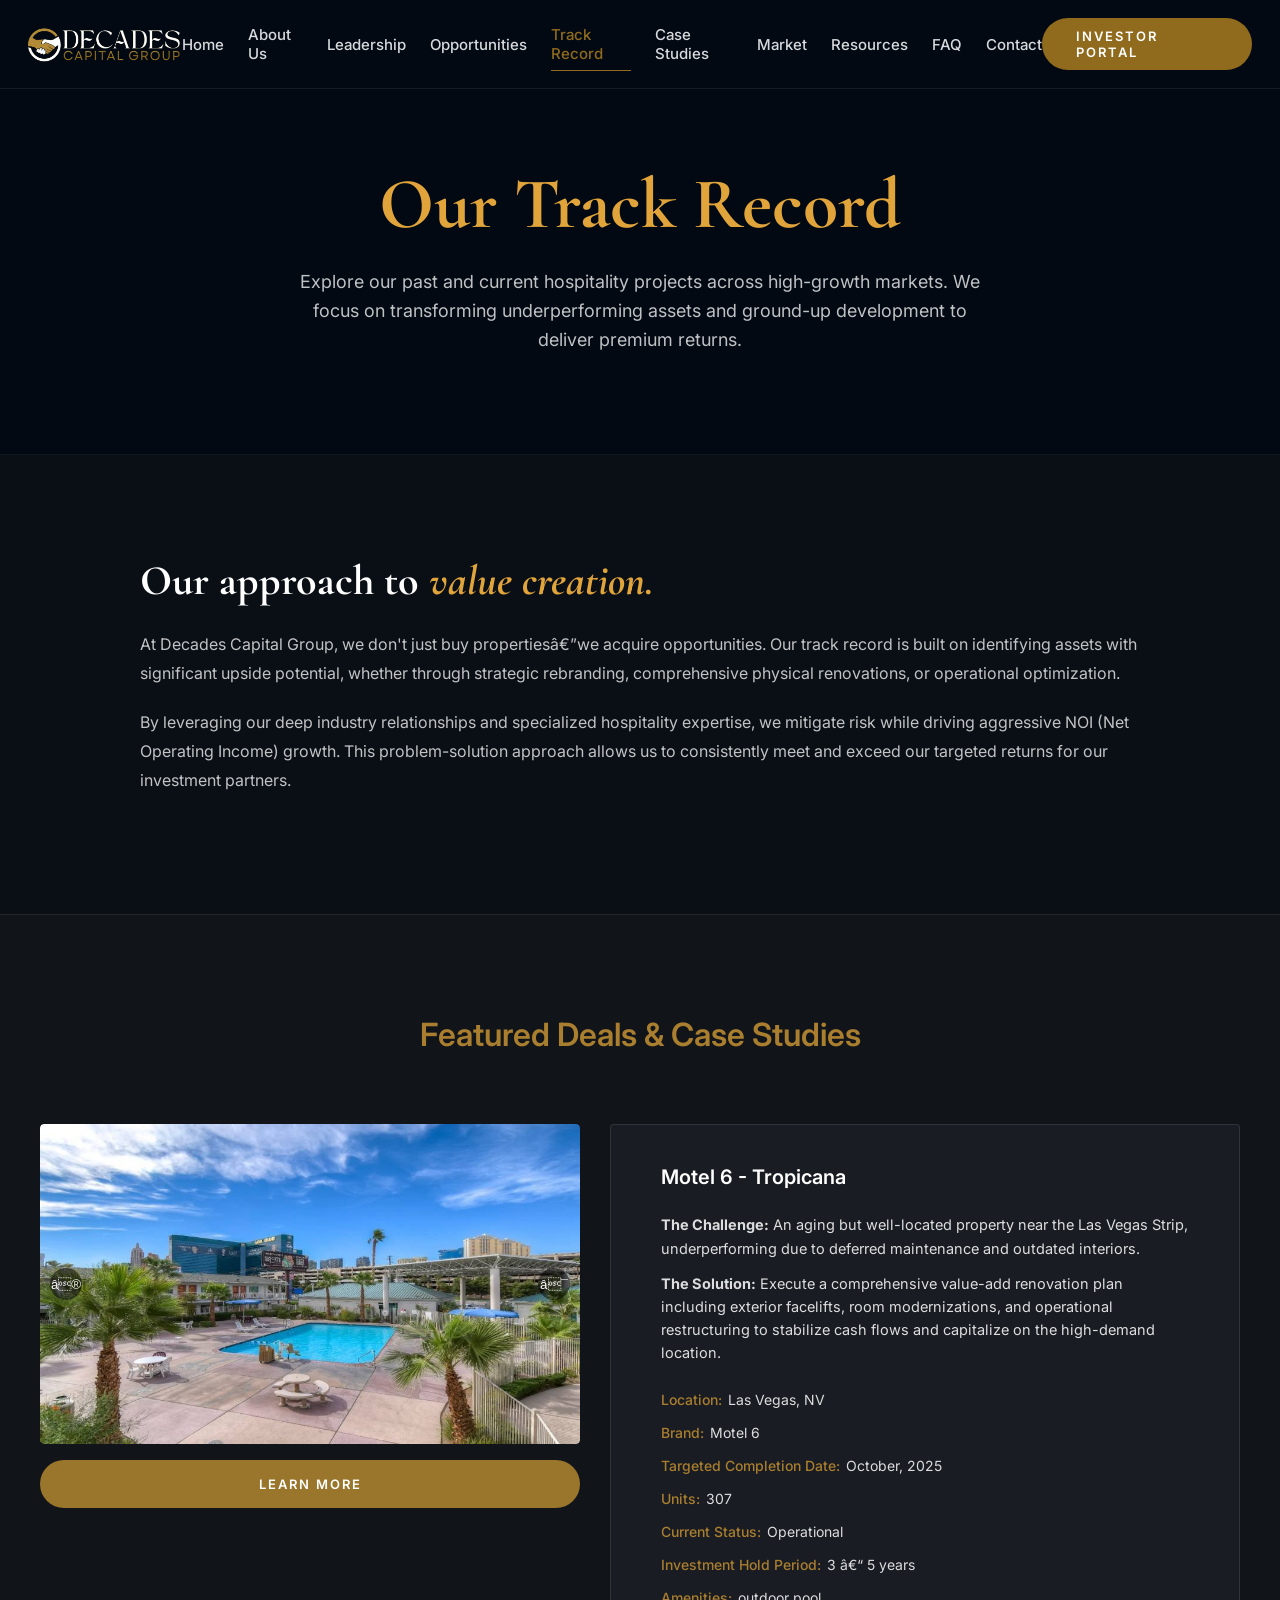
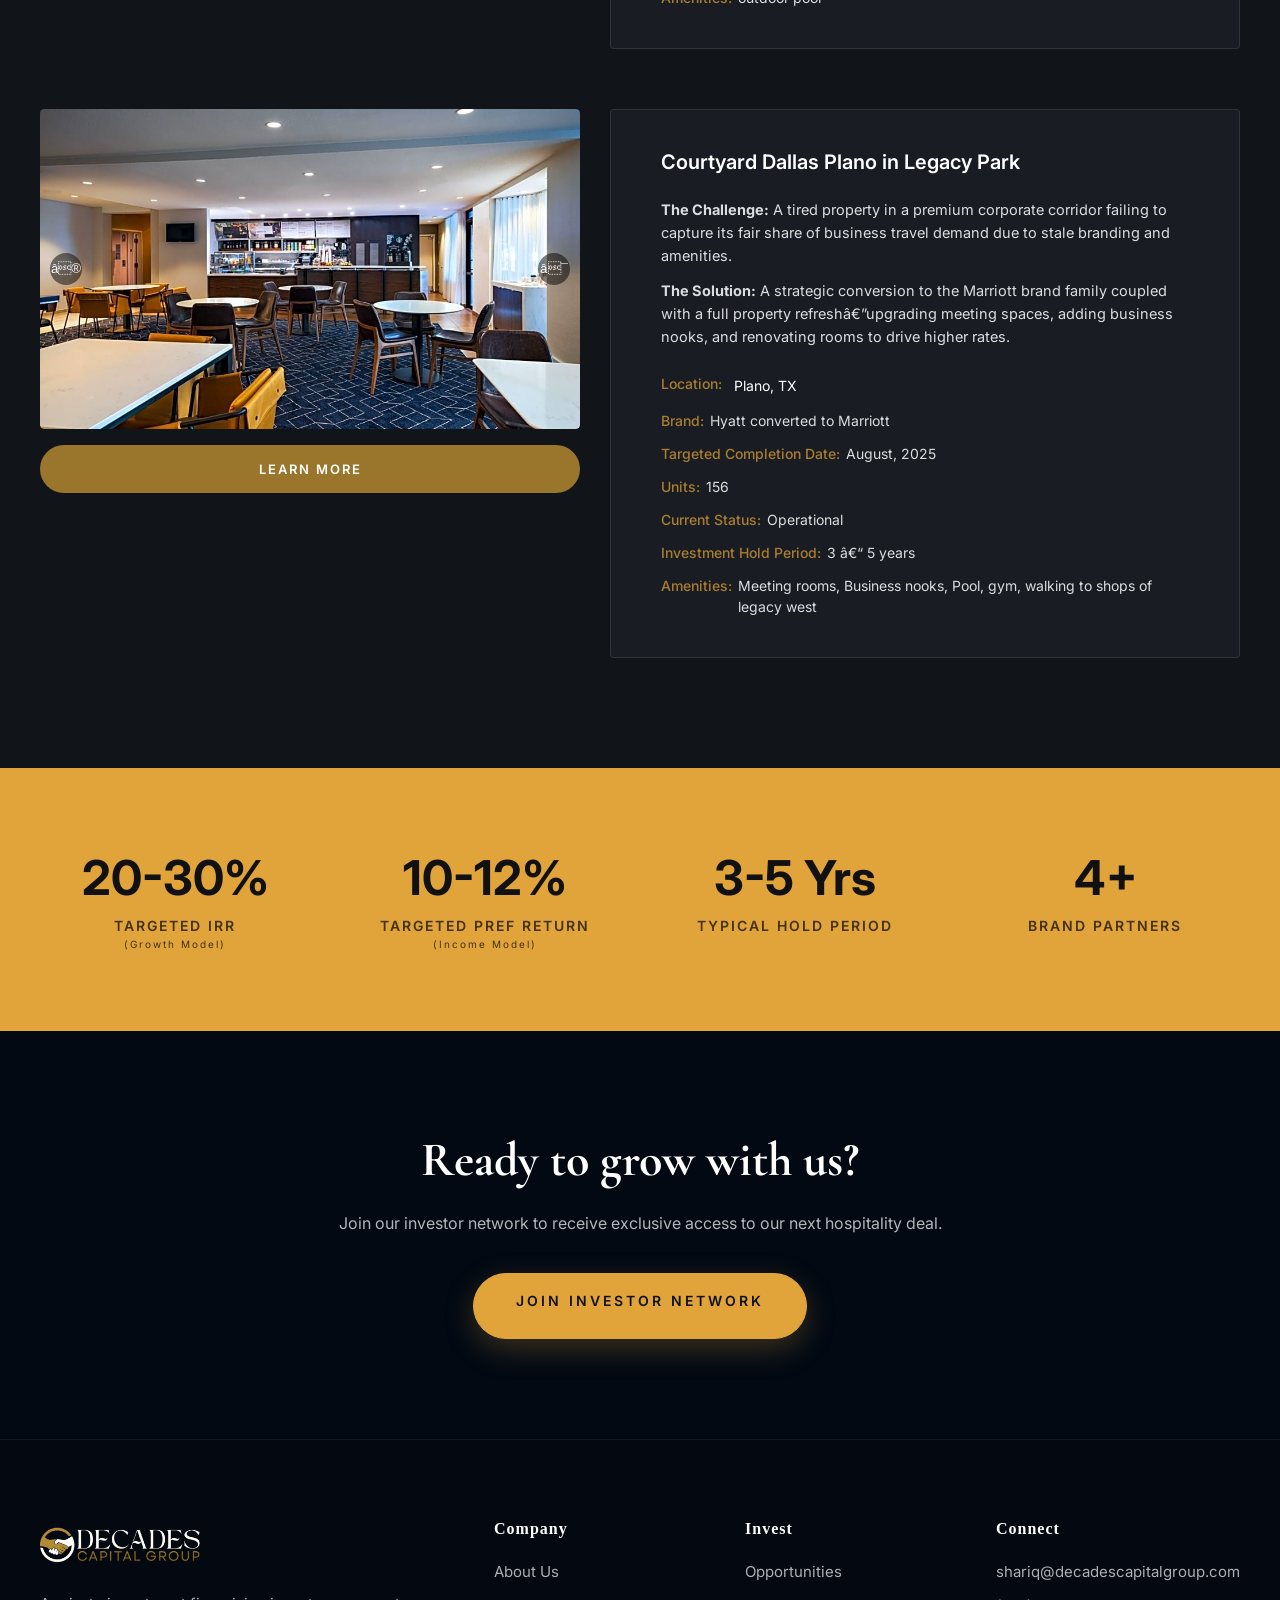
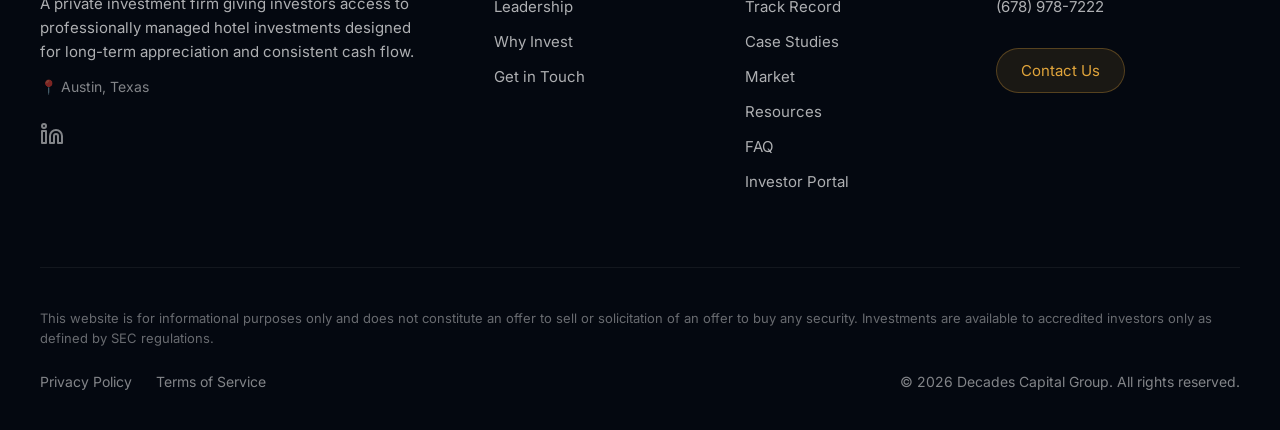
<file: pages/track-record.html>
<!DOCTYPE html>
<html lang="en">
<head>
  <meta charset="utf-8" />
  <meta content="width=device-width, initial-scale=1.0" name="viewport" />
  <title>Track Record â€” Decades Capital Group</title>
  <link href="https://fonts.googleapis.com" rel="preconnect" />
  <link crossorigin="" href="https://fonts.gstatic.com" rel="preconnect" />
  <link href="https://fonts.googleapis.com/css2?family=Cormorant+Garamond:ital,wght@0,300;0,400;0,500;0,600;0,700;1,300;1,400&amp;family=Inter:wght@300;400;500;600&amp;family=Jost:wght@300;400;500;600&amp;display=swap" rel="stylesheet" />
  <link href="../css/styles.css" rel="stylesheet" />
  <link href="../css/components.css" rel="stylesheet" />
  <link href="../css/home.css" rel="stylesheet" /> <!-- For the .dcg-case-studies styles -->
  <style>
    .dcg-tr-hero {
      padding: 160px 40px 100px;
      text-align: center;
      background: #020913;
      border-bottom: 1px solid rgba(255,255,255,0.05);
    }
    .dcg-tr-hero h1 {
      font-family: 'Cormorant Garamond', serif;
      font-size: clamp(48px, 6vw, 72px);
      color: #e0a43b;
      margin-bottom: 20px;
    }
    .dcg-tr-hero p {
      color: rgba(255,255,255,0.75);
      font-family: 'Inter', sans-serif;
      font-size: 18px;
      line-height: 1.6;
      max-width: 680px;
      margin: 0 auto;
    }
    
    .dcg-tr-philosophy {
      padding: 100px 40px;
      background: #0a0f16;
      display: flex;
      justify-content: center;
    }
    .dcg-tr-philosophy-inner {
      max-width: 1000px;
      display: flex;
      gap: 60px;
      align-items: center;
    }
    .dcg-tr-philosophy-content { flex: 1; }
    .dcg-tr-philosophy-content h2 {
      font-family: 'Cormorant Garamond', serif;
      font-size: 42px;
      color: #fff;
      margin-bottom: 24px;
    }
    .dcg-tr-philosophy-content h2 span { color: #e0a43b; font-style: italic; }
    .dcg-tr-philosophy-content p {
      font-family: 'Inter', sans-serif;
      font-size: 16px;
      color: rgba(255,255,255,0.75);
      line-height: 1.8;
      margin-bottom: 20px;
    }
    
    .dcg-tr-stats {
      padding: 80px 40px;
      background: #e0a43b;
      display: flex;
      justify-content: center;
    }
    .dcg-tr-stats-grid {
      display: grid;
      grid-template-columns: repeat(4, 1fr);
      gap: 40px;
      max-width: 1200px;
      width: 100%;
      text-align: center;
    }
    .dcg-tr-stat-item h3 {
      font-family: 'Inter', sans-serif;
      font-size: 48px;
      font-weight: 700;
      color: #111;
      margin-bottom: 10px;
    }
    .dcg-tr-stat-item p {
      font-family: 'Inter', sans-serif;
      font-size: 14px;
      font-weight: 600;
      color: rgba(0,0,0,0.7);
      text-transform: uppercase;
      letter-spacing: 2px;
    }
    
    .dcg-tr-cta {
      padding: 100px 40px;
      text-align: center;
      background: #020913;
    }
    .dcg-tr-cta h2 {
      font-family: 'Cormorant Garamond', serif;
      font-size: 48px;
      color: #fff;
      margin-bottom: 24px;
    }
    .dcg-tr-cta p {
      font-family: 'Inter', sans-serif;
      font-size: 16px;
      color: rgba(255,255,255,0.7);
      margin-bottom: 40px;
    }
    
    @media (max-width: 900px) {
      .dcg-tr-philosophy-inner { flex-direction: column; }
      .dcg-tr-stats-grid { grid-template-columns: repeat(2, 1fr); }
    }
    @media (max-width: 600px) {
      .dcg-tr-stats-grid { grid-template-columns: 1fr; }
    }
  </style>
  <link rel="icon" type="image/png" href="../images/favicon.png" />
</head>
<body style="background: #111419;">
  <div id="site-header"></div>

  <!-- HERO -->
  <section class="dcg-tr-hero">
    <h1>Our Track Record</h1>
    <p>Explore our past and current hospitality projects across high-growth markets. We focus on transforming underperforming assets and ground-up development to deliver premium returns.</p>
  </section>

  <!-- PHILOSOPHY -->
  <section class="dcg-tr-philosophy">
    <div class="dcg-tr-philosophy-inner">
      <div class="dcg-tr-philosophy-content">
        <h2>Our approach to <span>value creation.</span></h2>
        <p>At Decades Capital Group, we don't just buy propertiesâ€”we acquire opportunities. Our track record is built on identifying assets with significant upside potential, whether through strategic rebranding, comprehensive physical renovations, or operational optimization.</p>
        <p>By leveraging our deep industry relationships and specialized hospitality expertise, we mitigate risk while driving aggressive NOI (Net Operating Income) growth. This problem-solution approach allows us to consistently meet and exceed our targeted returns for our investment partners.</p>
      </div>
    </div>
  </section>

  <!-- CASE STUDIES -->
  <div class="dcg-case-studies-section" style="padding-top: 100px;">
       <div class="dcg-case-studies-container">
            <div class="dcg-case-studies-top">
                 <h2 class="dcg-case-studies-heading">Featured Deals & Case Studies</h2>
            </div>
            
            <div class="dcg-case-studies-grid">
                 <!-- Motel 6 -->
                 <div class="dcg-case-study-row">
                      <div class="dcg-case-study-left">
                           <div class="dcg-case-study-image">
                                <div class="dcg-carousel-container" id="carousel-motel6-tr">
                                     <img src="../images/tropicana11-1.jpg" alt="Motel 6 Tropicana 1">
                                     <img src="../images/tropicana10.jpg" alt="Motel 6 Tropicana 2">
                                     <img src="../images/tropicana8.jpg" alt="Motel 6 Tropicana 3">
                                     <img src="../images/tropicana4.jpg" alt="Motel 6 Tropicana 4">
                                     <img src="../images/tropicana3.jpg" alt="Motel 6 Tropicana 5">
                                     <img src="../images/tropicana2.jpg" alt="Motel 6 Tropicana 6">
                                </div>
                                <div class="dcg-carousel-controls">
                                     <button class="dcg-carousel-btn" onclick="document.getElementById('carousel-motel6-tr').scrollBy({left: -300, behavior: 'smooth'})">â®</button>
                                     <button class="dcg-carousel-btn" onclick="document.getElementById('carousel-motel6-tr').scrollBy({left: 300, behavior: 'smooth'})">â¯</button>
                                </div>
                           </div>
                           <a href="contact.html" class="dcg-cs-btn">LEARN MORE</a>
                      </div>
                      <div class="dcg-case-study-content">
                           <h3>Motel 6 - Tropicana</h3>
                           <p style="color: rgba(255,255,255,0.85); font-family: 'Inter', sans-serif; font-size: 14.5px; line-height: 1.6; margin-bottom: 12px;"><strong>The Challenge:</strong> An aging but well-located property near the Las Vegas Strip, underperforming due to deferred maintenance and outdated interiors.</p>
                           <p style="color: rgba(255,255,255,0.85); font-family: 'Inter', sans-serif; font-size: 14.5px; line-height: 1.6; margin-bottom: 24px;"><strong>The Solution:</strong> Execute a comprehensive value-add renovation plan including exterior facelifts, room modernizations, and operational restructuring to stabilize cash flows and capitalize on the high-demand location.</p>
                           <ul class="dcg-cs-list">
                                <li><strong>Location:</strong> Las Vegas, NV</li>
                                <li><strong>Brand:</strong> Motel 6</li>
                                <li><strong>Targeted Completion Date:</strong> October, 2025</li>
                                <li><strong>Units:</strong> 307</li>
                                <li><strong>Current Status:</strong> Operational</li>
                                <li><strong>Investment Hold Period:</strong> 3 â€“ 5 years</li>
                                <li><strong>Amenities:</strong> outdoor pool</li>
                           </ul>
                      </div>
                 </div>
                 
                 <!-- Courtyard -->
                 <div class="dcg-case-study-row">
                      <div class="dcg-case-study-left">
                           <div class="dcg-case-study-image">
                                <div class="dcg-carousel-container" id="carousel-courtyard-tr">
                                     <img src="../images/courtyard-dallas5.jpg" alt="Courtyard Dallas 1">
                                     <img src="../images/courtyard-dallas2.jpg" alt="Courtyard Dallas 2">
                                     <img src="../images/courtyard-dallas3.jpg" alt="Courtyard Dallas 3">
                                     <img src="../images/courtyard-dallas4.jpg" alt="Courtyard Dallas 4">
                                     <img src="../images/courtyard-dallas9.jpg" alt="Courtyard Dallas 5">
                                     <img src="../images/courtyard-dallas1.jpg" alt="Courtyard Dallas 6">
                                </div>
                                <div class="dcg-carousel-controls">
                                     <button class="dcg-carousel-btn" onclick="document.getElementById('carousel-courtyard-tr').scrollBy({left: -300, behavior: 'smooth'})">â®</button>
                                     <button class="dcg-carousel-btn" onclick="document.getElementById('carousel-courtyard-tr').scrollBy({left: 300, behavior: 'smooth'})">â¯</button>
                                </div>
                           </div>
                           <a href="contact.html" class="dcg-cs-btn">LEARN MORE</a>
                      </div>
                      <div class="dcg-case-study-content">
                           <h3>Courtyard Dallas Plano in Legacy Park</h3>
                           <p style="color: rgba(255,255,255,0.85); font-family: 'Inter', sans-serif; font-size: 14.5px; line-height: 1.6; margin-bottom: 12px;"><strong>The Challenge:</strong> A tired property in a premium corporate corridor failing to capture its fair share of business travel demand due to stale branding and amenities.</p>
                           <p style="color: rgba(255,255,255,0.85); font-family: 'Inter', sans-serif; font-size: 14.5px; line-height: 1.6; margin-bottom: 24px;"><strong>The Solution:</strong> A strategic conversion to the Marriott brand family coupled with a full property refreshâ€”upgrading meeting spaces, adding business nooks, and renovating rooms to drive higher rates.</p>
                           <ul class="dcg-cs-list">
                                <li><strong>Location:</strong> <span class="dcg-highlight-location">Plano, TX</span></li>
                                <li><strong>Brand:</strong> Hyatt converted to Marriott</li>
                                <li><strong>Targeted Completion Date:</strong> August, 2025</li>
                                <li><strong>Units:</strong> 156</li>
                                <li><strong>Current Status:</strong> Operational</li>
                                <li><strong>Investment Hold Period:</strong> 3 â€“ 5 years</li>
                                <li><strong>Amenities:</strong> Meeting rooms, Business nooks, Pool, gym, walking to shops of legacy west</li>
                           </ul>
                      </div>
                 </div>
            </div>
       </div>
  </div>

  <!-- STATS -->
  <section class="dcg-tr-stats">
    <div class="dcg-tr-stats-grid">
      <div class="dcg-tr-stat-item">
        <h3>20-30%</h3>
        <p>Targeted IRR<br><span style="font-size:10px; font-weight:400; text-transform:none;">(Growth Model)</span></p>
      </div>
      <div class="dcg-tr-stat-item">
        <h3>10-12%</h3>
        <p>Targeted Pref Return<br><span style="font-size:10px; font-weight:400; text-transform:none;">(Income Model)</span></p>
      </div>
      <div class="dcg-tr-stat-item">
        <h3>3-5 Yrs</h3>
        <p>Typical Hold Period</p>
      </div>
      <div class="dcg-tr-stat-item">
        <h3>4+</h3>
        <p>Brand Partners</p>
      </div>
    </div>
  </section>

  <!-- CTA -->
  <section class="dcg-tr-cta">
    <h2>Ready to grow with us?</h2>
    <p>Join our investor network to receive exclusive access to our next hospitality deal.</p>
    <a href="contact.html" class="dcg-btn dcg-btn-primary" style="display:inline-block; background:#e0a43b; color:#111; padding:18px 42px; border-radius:100px; text-decoration:none; font-family:'Inter',sans-serif; font-weight:600; font-size:14px; letter-spacing:3px;">JOIN INVESTOR NETWORK</a>
  </section>

  <div id="site-footer"></div>
  <script src="../js/script.js"></script>
</body>
</html>
</file>
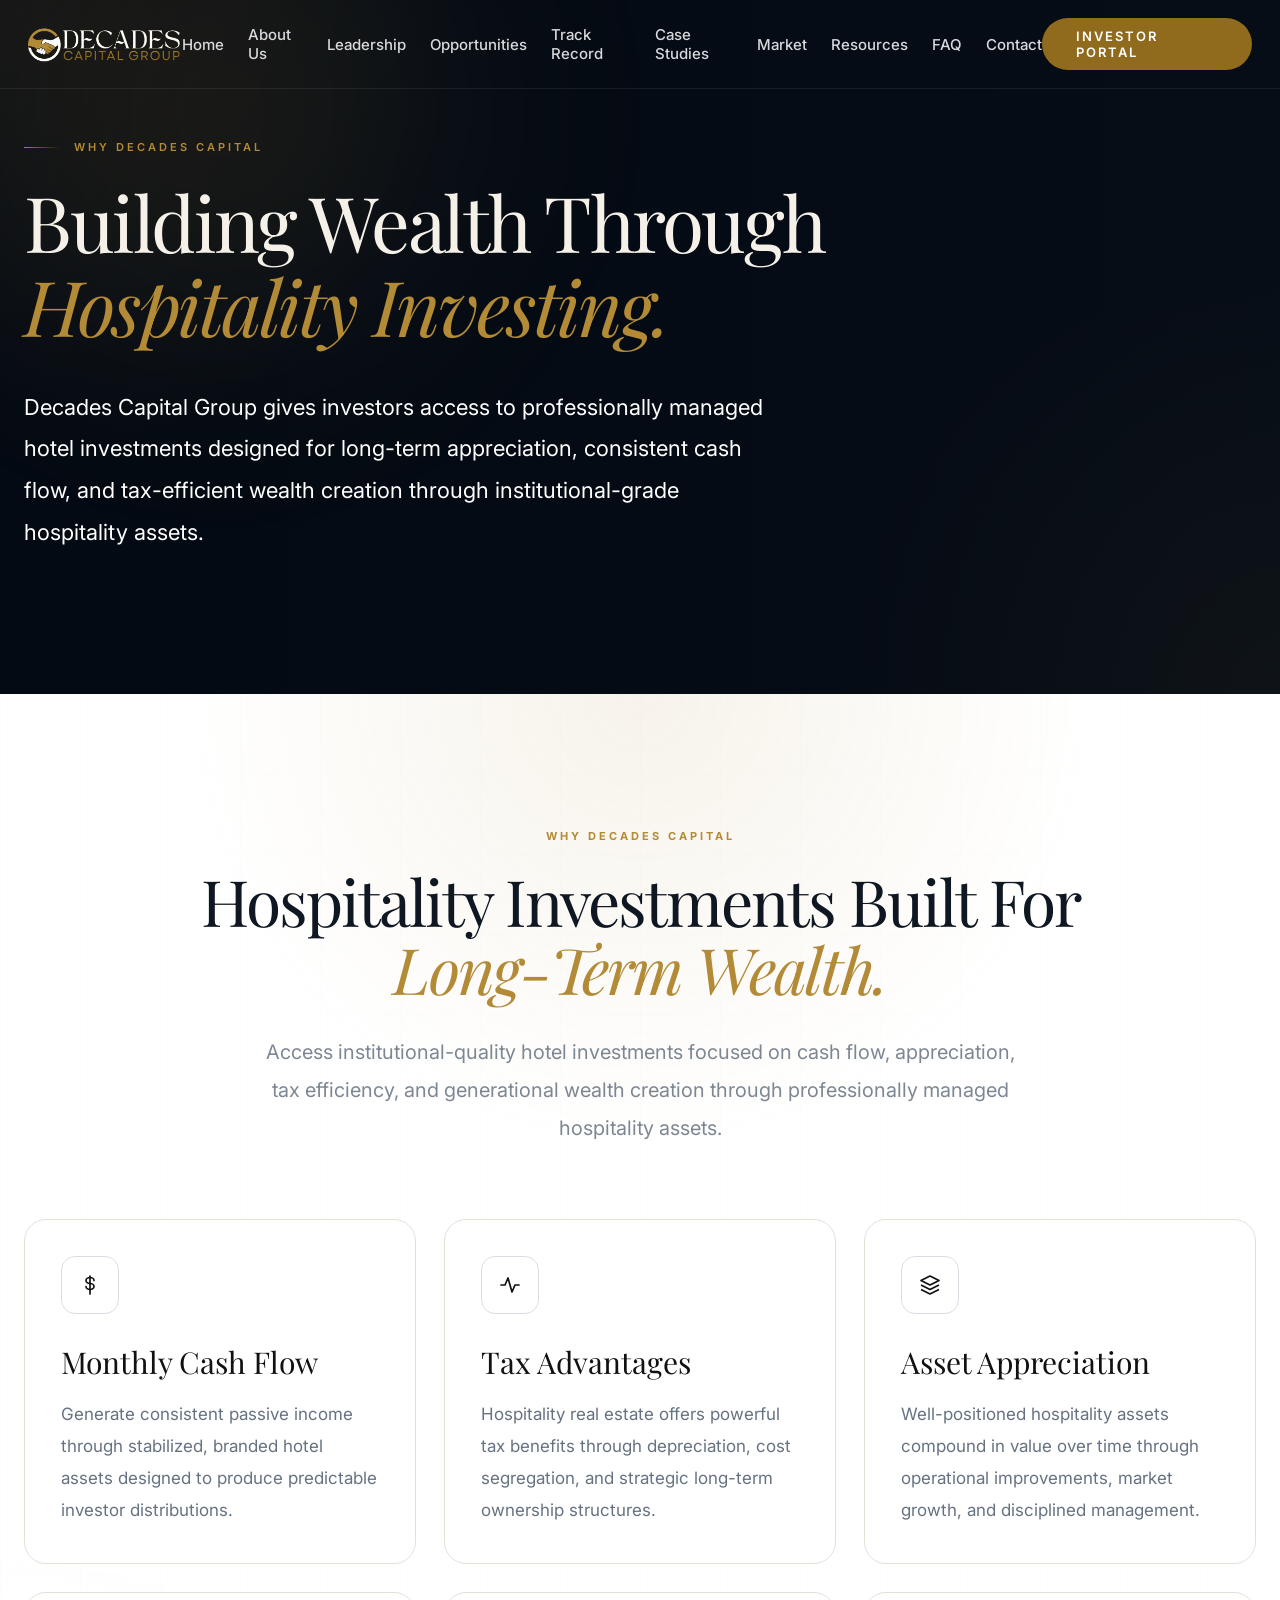
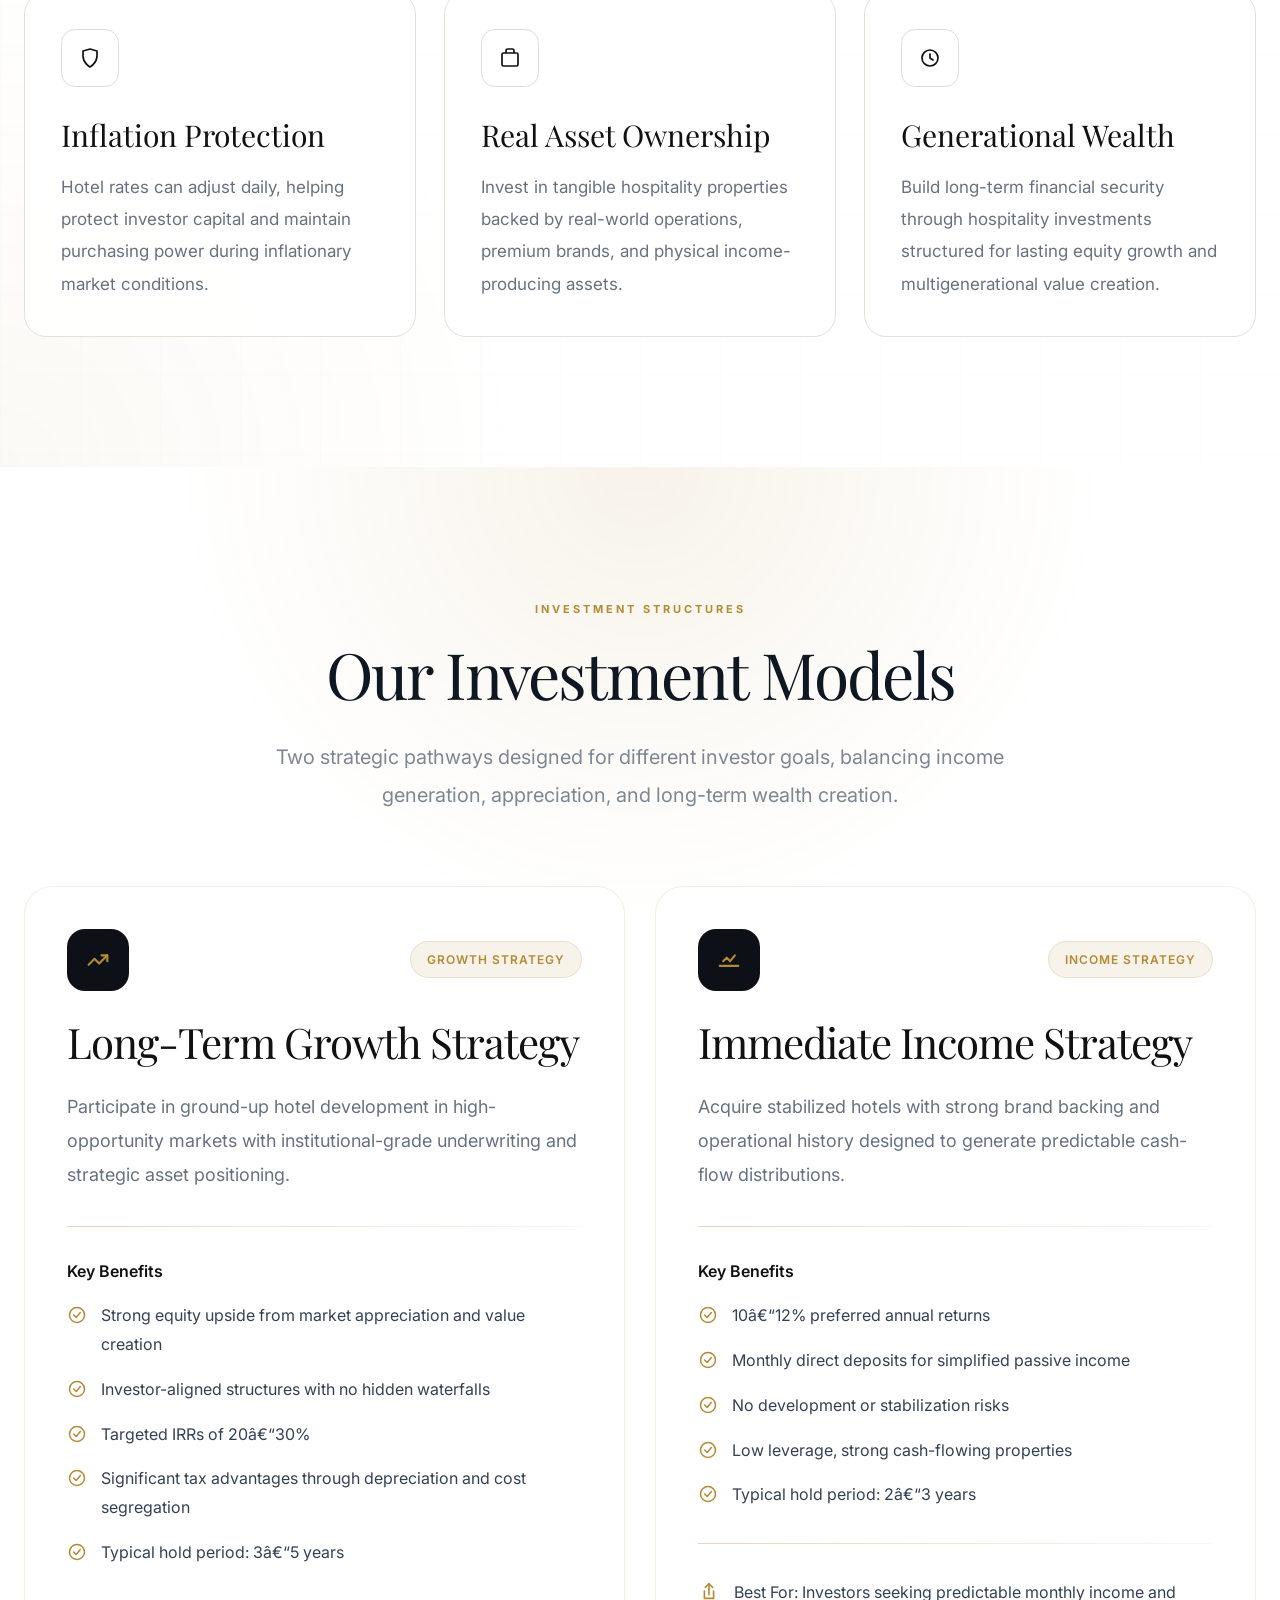
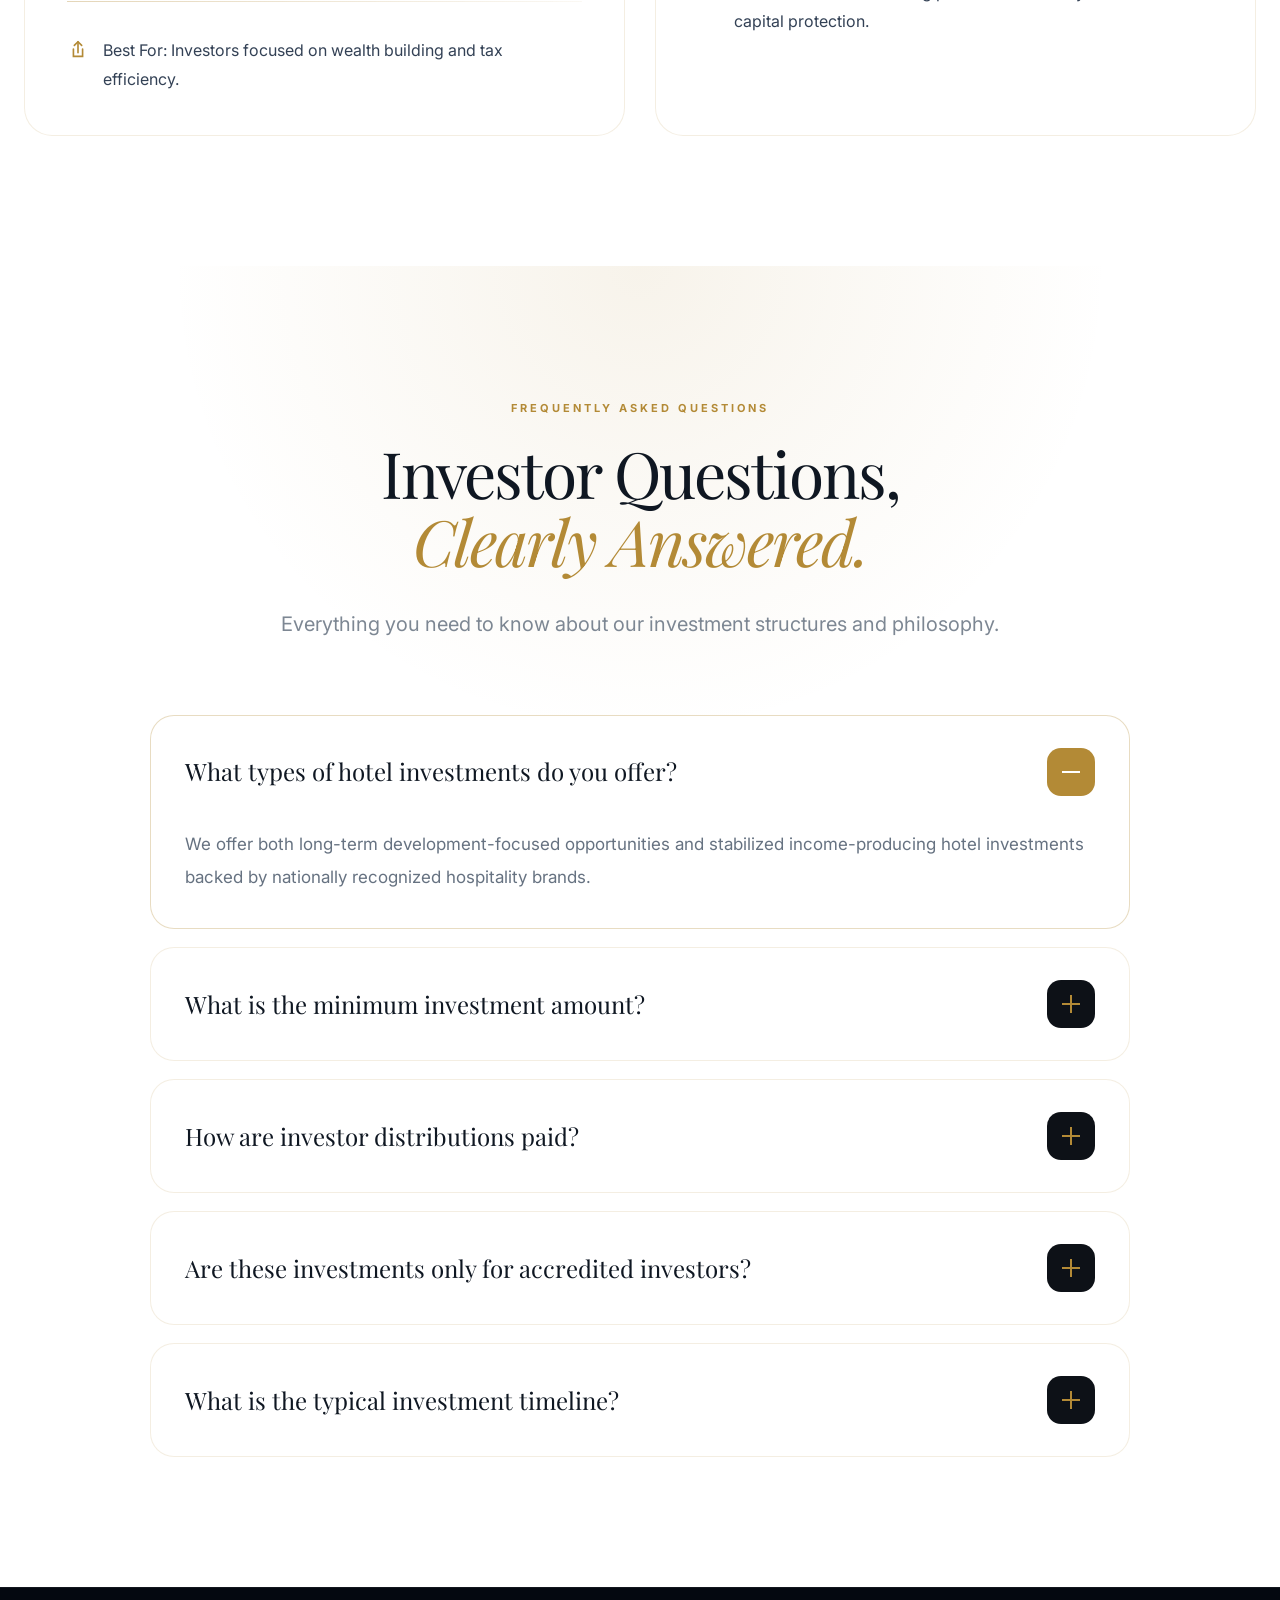
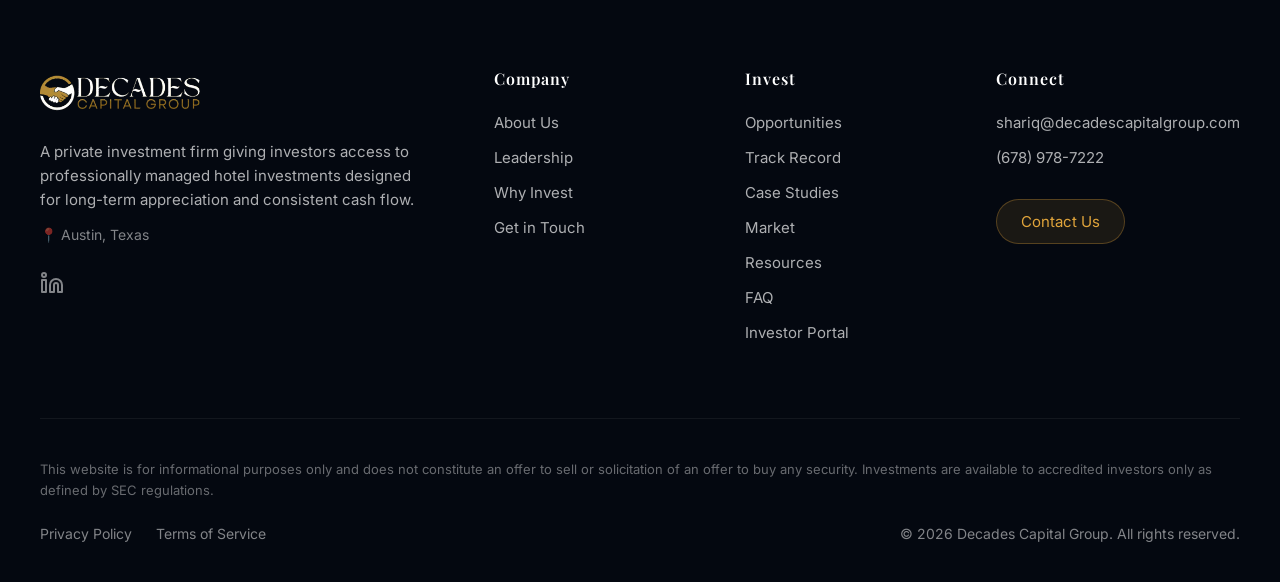
<file: pages/why-invest.html>
<!DOCTYPE html>

<html lang="en">
<head>
<meta charset="utf-8"/>
<meta content="width=device-width, initial-scale=1.0" name="viewport"/>
<title>Why Invest in Hotels â€” Decades Capital Group</title>
<meta name="description" content="Discover why hospitality real estate is one of the strongest asset classes for generating consistent cash flow, tax advantages, and long-term wealth. Learn about Decades Capital Group's investment models.">
<!-- FONTS -->
<link href="https://fonts.googleapis.com" rel="preconnect"/>
<link crossorigin="" href="https://fonts.gstatic.com" rel="preconnect"/>
<link href="https://fonts.googleapis.com/css2?family=Inter:wght@300;400;500;600;700&amp;family=Playfair+Display:wght@400;500;600&amp;display=swap" rel="stylesheet"/>

<link href="../css/styles.css" rel="stylesheet"/><link href="../css/components.css" rel="stylesheet"/><link href="../css/why-invest.css" rel="stylesheet"/>  <link rel="icon" type="image/png" href="../images/favicon.png" />
</head>
<body><div id="site-header"></div>
<!-- HERO -->
<section class="dcg-gap-section">
<div class="dcg-container">
<div class="dcg-top-label">
<span class="dcg-line"></span>
<span class="dcg-label-text">WHY DECADES CAPITAL</span>
</div>
<h1 class="dcg-gap-heading">
        Building Wealth Through
        <span>Hospitality Investing.</span>
</h1>
<p class="dcg-gap-description">
        Decades Capital Group gives investors access to professionally managed hotel investments designed for long-term appreciation, consistent cash flow, and tax-efficient wealth creation through institutional-grade hospitality assets.
      </p>
</div>
</section>
<!-- ADVANTAGES -->
<section class="dcg-advantage-section">
<div class="dcg-container">
<div class="dcg-advantage-header">
<div class="dcg-mini-label">
          WHY DECADES CAPITAL
        </div>
<h2 class="dcg-advantage-title">
          Hospitality Investments Built For
          <span>Long-Term Wealth.</span>
</h2>
<p class="dcg-advantage-description">
          Access institutional-quality hotel investments focused on cash flow,
        appreciation, tax efficiency, and generational wealth creation through
        professionally managed hospitality assets.
        </p>
</div>
<div class="dcg-card-grid">
<!-- CARD -->
<div class="dcg-card">
<div class="dcg-icon-box">
<svg fill="none" viewbox="0 0 24 24">
<path d="M12 3V21" stroke="currentColor" stroke-linecap="round" stroke-width="1.7"></path>
<path d="M16 7.5C16 5.84 14.21 4.5 12 4.5C9.79 4.5 8 5.84 8 7.5C8 9.16 9.79 10.5 12 10.5C14.21 10.5 16 11.84 16 13.5C16 15.16 14.21 16.5 12 16.5C9.79 16.5 8 15.16 8 13.5" stroke="currentColor" stroke-linecap="round" stroke-width="1.7"></path>
</svg>
</div>
<h3>Monthly Cash Flow</h3>
<p>
          Generate consistent passive income through stabilized,
          branded hotel assets designed to produce predictable
          investor distributions.
        </p>
</div>
<!-- CARD -->
<div class="dcg-card">
<div class="dcg-icon-box">
<svg fill="none" viewbox="0 0 24 24">
<path d="M3 12H7L10 5L14 19L17 12H21" stroke="currentColor" stroke-linecap="round" stroke-linejoin="round" stroke-width="1.7"></path>
</svg>
</div>
<h3>Tax Advantages</h3>
<p>
          Hospitality real estate offers powerful tax benefits
          through depreciation, cost segregation, and strategic
          long-term ownership structures.
        </p>
</div>
<!-- CARD -->
<div class="dcg-card">
<div class="dcg-icon-box">
<svg fill="none" viewbox="0 0 24 24">
<path d="M12 3L3 7.5L12 12L21 7.5L12 3Z" stroke="currentColor" stroke-linejoin="round" stroke-width="1.7"></path>
<path d="M3 12L12 16.5L21 12" stroke="currentColor" stroke-linejoin="round" stroke-width="1.7"></path>
<path d="M3 16.5L12 21L21 16.5" stroke="currentColor" stroke-linejoin="round" stroke-width="1.7"></path>
</svg>
</div>
<h3>Asset Appreciation</h3>
<p>
          Well-positioned hospitality assets compound in value over
          time through operational improvements, market growth,
          and disciplined management.
        </p>
</div>
<!-- CARD -->
<div class="dcg-card">
<div class="dcg-icon-box">
<svg fill="none" viewbox="0 0 24 24">
<path d="M12 21C12 21 19 17 19 10V5L12 3L5 5V10C5 17 12 21 12 21Z" stroke="currentColor" stroke-linejoin="round" stroke-width="1.7"></path>
</svg>
</div>
<h3>Inflation Protection</h3>
<p>
          Hotel rates can adjust daily, helping protect investor
          capital and maintain purchasing power during inflationary
          market conditions.
        </p>
</div>
<!-- CARD -->
<div class="dcg-card">
<div class="dcg-icon-box">
<svg fill="none" viewbox="0 0 24 24">
<rect height="13" rx="1.5" stroke="currentColor" stroke-width="1.7" width="16" x="4" y="7"></rect>
<path d="M8 7V4.5C8 3.67 8.67 3 9.5 3H14.5C15.33 3 16 3.67 16 4.5V7" stroke="currentColor" stroke-width="1.7"></path>
</svg>
</div>
<h3>Real Asset Ownership</h3>
<p>
          Invest in tangible hospitality properties backed by
          real-world operations, premium brands, and physical
          income-producing assets.
        </p>
</div>
<!-- CARD -->
<div class="dcg-card">
<div class="dcg-icon-box">
<svg fill="none" viewbox="0 0 24 24">
<circle cx="12" cy="12" r="8" stroke="currentColor" stroke-width="1.7"></circle>
<path d="M12 8V12L15 14" stroke="currentColor" stroke-linecap="round" stroke-width="1.7"></path>
</svg>
</div>
<h3>Generational Wealth</h3>
<p>
          Build long-term financial security through hospitality
          investments structured for lasting equity growth and
          multigenerational value creation.
        </p>
</div>
</div>
</div>
</section>
<!-- INVESTMENT MODELS -->
<section class="dcg-models-section">
<div class="dcg-container">
<div class="dcg-models-header">
<div class="dcg-mini-label">
          INVESTMENT STRUCTURES
        </div>
<h2 class="dcg-models-title">
          Our Investment Models
        </h2>
<p class="dcg-models-description">
          Two strategic pathways designed for different investor goals,
        balancing income generation, appreciation, and long-term
        wealth creation.
        </p>
</div>
<div class="dcg-models-grid">
<!-- CARD 1 -->
<div class="dcg-model-card">
<div class="dcg-card-top">
<div class="dcg-icon-wrap">
<svg fill="none" viewbox="0 0 24 24">
<path d="M4 16L9 11L13 15L20 8" stroke="currentColor" stroke-linecap="round" stroke-linejoin="round" stroke-width="1.8"></path>
<path d="M15 8H20V13" stroke="currentColor" stroke-linecap="round" stroke-linejoin="round" stroke-width="1.8"></path>
</svg>
</div>
<div class="dcg-badge">
            Growth Strategy
          </div>
</div>
<h3>
          Long-Term Growth Strategy
        </h3>
<p class="dcg-card-description">
          Participate in ground-up hotel development in high-opportunity
          markets with institutional-grade underwriting and strategic
          asset positioning.
        </p>
<div class="dcg-divider"></div>
<div class="dcg-benefits-title">
          Key Benefits
        </div>
<ul class="dcg-benefits-list">
<li>
<span class="dcg-check">
<svg fill="none" viewbox="0 0 24 24">
<circle cx="12" cy="12" r="9" stroke="currentColor" stroke-width="1.8"></circle>
<path d="M8 12L11 15L16 9" stroke="currentColor" stroke-linecap="round" stroke-linejoin="round" stroke-width="1.8"></path>
</svg>
</span>

            Strong equity upside from market appreciation and value creation
          </li>
<li>
<span class="dcg-check">
<svg fill="none" viewbox="0 0 24 24">
<circle cx="12" cy="12" r="9" stroke="currentColor" stroke-width="1.8"></circle>
<path d="M8 12L11 15L16 9" stroke="currentColor" stroke-linecap="round" stroke-linejoin="round" stroke-width="1.8"></path>
</svg>
</span>

            Investor-aligned structures with no hidden waterfalls
          </li>
<li>
<span class="dcg-check">
<svg fill="none" viewbox="0 0 24 24">
<circle cx="12" cy="12" r="9" stroke="currentColor" stroke-width="1.8"></circle>
<path d="M8 12L11 15L16 9" stroke="currentColor" stroke-linecap="round" stroke-linejoin="round" stroke-width="1.8"></path>
</svg>
</span>

            Targeted IRRs of 20â€“30%
          </li>
<li>
<span class="dcg-check">
<svg fill="none" viewbox="0 0 24 24">
<circle cx="12" cy="12" r="9" stroke="currentColor" stroke-width="1.8"></circle>
<path d="M8 12L11 15L16 9" stroke="currentColor" stroke-linecap="round" stroke-linejoin="round" stroke-width="1.8"></path>
</svg>
</span>

            Significant tax advantages through depreciation and cost segregation
          </li>
<li>
<span class="dcg-check">
<svg fill="none" viewbox="0 0 24 24">
<circle cx="12" cy="12" r="9" stroke="currentColor" stroke-width="1.8"></circle>
<path d="M8 12L11 15L16 9" stroke="currentColor" stroke-linecap="round" stroke-linejoin="round" stroke-width="1.8"></path>
</svg>
</span>

            Typical hold period: 3â€“5 years
          </li>
</ul>
<div class="dcg-divider"></div>
<div class="dcg-bottom-note">
<svg fill="none" viewbox="0 0 24 24">
<path d="M7 11V19H17V11" stroke="currentColor" stroke-linecap="round" stroke-width="1.8"></path>
<path d="M12 3L12 15" stroke="currentColor" stroke-linecap="round" stroke-width="1.8"></path>
<path d="M8 7L12 3L16 7" stroke="currentColor" stroke-linecap="round" stroke-linejoin="round" stroke-width="1.8"></path>
</svg>
<span>
            Best For: Investors focused on wealth building and tax efficiency.
          </span>
</div>
</div>
<!-- CARD 2 -->
<div class="dcg-model-card">
<div class="dcg-card-top">
<div class="dcg-icon-wrap">
<svg fill="none" viewbox="0 0 24 24">
<path d="M4 17H20" stroke="currentColor" stroke-linecap="round" stroke-width="1.8"></path>
<path d="M7 13L10 10L13 13L17 8" stroke="currentColor" stroke-linecap="round" stroke-linejoin="round" stroke-width="1.8"></path>
</svg>
</div>
<div class="dcg-badge">
            Income Strategy
          </div>
</div>
<h3>
          Immediate Income Strategy
        </h3>
<p class="dcg-card-description">
          Acquire stabilized hotels with strong brand backing and
          operational history designed to generate predictable
          cash-flow distributions.
        </p>
<div class="dcg-divider"></div>
<div class="dcg-benefits-title">
          Key Benefits
        </div>
<ul class="dcg-benefits-list">
<li>
<span class="dcg-check">
<svg fill="none" viewbox="0 0 24 24">
<circle cx="12" cy="12" r="9" stroke="currentColor" stroke-width="1.8"></circle>
<path d="M8 12L11 15L16 9" stroke="currentColor" stroke-linecap="round" stroke-linejoin="round" stroke-width="1.8"></path>
</svg>
</span>

            10â€“12% preferred annual returns
          </li>
<li>
<span class="dcg-check">
<svg fill="none" viewbox="0 0 24 24">
<circle cx="12" cy="12" r="9" stroke="currentColor" stroke-width="1.8"></circle>
<path d="M8 12L11 15L16 9" stroke="currentColor" stroke-linecap="round" stroke-linejoin="round" stroke-width="1.8"></path>
</svg>
</span>

            Monthly direct deposits for simplified passive income
          </li>
<li>
<span class="dcg-check">
<svg fill="none" viewbox="0 0 24 24">
<circle cx="12" cy="12" r="9" stroke="currentColor" stroke-width="1.8"></circle>
<path d="M8 12L11 15L16 9" stroke="currentColor" stroke-linecap="round" stroke-linejoin="round" stroke-width="1.8"></path>
</svg>
</span>

            No development or stabilization risks
          </li>
<li>
<span class="dcg-check">
<svg fill="none" viewbox="0 0 24 24">
<circle cx="12" cy="12" r="9" stroke="currentColor" stroke-width="1.8"></circle>
<path d="M8 12L11 15L16 9" stroke="currentColor" stroke-linecap="round" stroke-linejoin="round" stroke-width="1.8"></path>
</svg>
</span>

            Low leverage, strong cash-flowing properties
          </li>
<li>
<span class="dcg-check">
<svg fill="none" viewbox="0 0 24 24">
<circle cx="12" cy="12" r="9" stroke="currentColor" stroke-width="1.8"></circle>
<path d="M8 12L11 15L16 9" stroke="currentColor" stroke-linecap="round" stroke-linejoin="round" stroke-width="1.8"></path>
</svg>
</span>

            Typical hold period: 2â€“3 years
          </li>
</ul>
<div class="dcg-divider"></div>
<div class="dcg-bottom-note">
<svg fill="none" viewbox="0 0 24 24">
<path d="M7 11V19H17V11" stroke="currentColor" stroke-linecap="round" stroke-width="1.8"></path>
<path d="M12 3L12 15" stroke="currentColor" stroke-linecap="round" stroke-width="1.8"></path>
<path d="M8 7L12 3L16 7" stroke="currentColor" stroke-linecap="round" stroke-linejoin="round" stroke-width="1.8"></path>
</svg>
<span>
            Best For: Investors seeking predictable monthly income and capital protection.
          </span>
</div>
</div>
</div>
</div></section>
<!-- FAQ -->
<section class="dcg-faq-section">
<div class="dcg-faq-container">
<div class="dcg-faq-header">
<div class="dcg-faq-label">
          FREQUENTLY ASKED QUESTIONS
        </div>
<h2 class="dcg-faq-title">
          Investor Questions,
          <span>Clearly Answered.</span>
</h2>
<p class="dcg-faq-description">
          Everything you need to know about our investment structures and philosophy.
        </p>
</div>
<div class="dcg-faq-wrapper">
<div class="dcg-faq-item active">
<button class="dcg-faq-question">
<span>What types of hotel investments do you offer?</span>
<div class="dcg-faq-icon">
<span></span>
<span></span>
</div>
</button>
<div class="dcg-faq-answer">
<div class="dcg-faq-answer-content">
              We offer both long-term development-focused opportunities and
            stabilized income-producing hotel investments backed by
            nationally recognized hospitality brands.
            </div>
</div>
</div>
<div class="dcg-faq-item">
<button class="dcg-faq-question">
<span>What is the minimum investment amount?</span>
<div class="dcg-faq-icon">
<span></span>
<span></span>
</div>
</button>
<div class="dcg-faq-answer">
<div class="dcg-faq-answer-content">
              Minimum investment amounts vary depending on the opportunity,
            but most offerings begin at $50,000 for accredited investors.
            </div>
</div>
</div>
<div class="dcg-faq-item">
<button class="dcg-faq-question">
<span>
            How are investor distributions paid?
          </span>
<div class="dcg-faq-icon">
<span></span>
<span></span>
</div>
</button>
<div class="dcg-faq-answer">
<div class="dcg-faq-answer-content">
            Depending on the strategy, distributions are generally paid
            monthly or quarterly through direct deposit into the investorâ€™s
            designated account.
          </div>
</div>
</div>
<!-- FAQ ITEM -->
<div class="dcg-faq-item">
<button class="dcg-faq-question">
<span>
            Are these investments only for accredited investors?
          </span>
<div class="dcg-faq-icon">
<span></span>
<span></span>
</div>
</button>
<div class="dcg-faq-answer">
<div class="dcg-faq-answer-content">
            Most offerings are structured for accredited investors,
            although select opportunities may qualify under alternative
            regulatory exemptions depending on the investment structure.
          </div>
</div>
</div>
<!-- FAQ ITEM -->
<div class="dcg-faq-item">
<button class="dcg-faq-question">
<span>
            What is the typical investment timeline?
          </span>
<div class="dcg-faq-icon">
<span></span>
<span></span>
</div>
</button>
<div class="dcg-faq-answer">
<div class="dcg-faq-answer-content">
            Income-focused investments typically target a 2â€“3 year hold
            period, while development-focused opportunities generally
            range between 3â€“5 years.
          </div>
</div>
</div>
</div>
</div>
</section>
<!-- SCRIPTS -->

<div id="site-footer"></div><script src="../js/script.js"></script><script src="../js/why-invest.js"></script></body>
</html>
</file>
<file: css/styles.css>
/* Global Styles */
* { box-sizing: border-box; margin: 0; padding: 0; }
body {
  background: #020913;
  -webkit-font-smoothing: antialiased;
  -moz-osx-font-smoothing: grayscale;
  text-rendering: optimizeLegibility;
}
html { scroll-behavior: smooth; }
img { max-width: 100%; display: block; }

/* ── Scroll Reveal Utility ── */
.dcg-reveal {
  opacity: 0;
  transform: translateY(32px);
  transition: opacity 0.8s cubic-bezier(0.22, 1, 0.36, 1),
              transform 0.8s cubic-bezier(0.22, 1, 0.36, 1);
}
.dcg-reveal.dcg-visible {
  opacity: 1;
  transform: translateY(0);
}
.dcg-reveal-delay-1 { transition-delay: 0.1s; }
.dcg-reveal-delay-2 { transition-delay: 0.2s; }
.dcg-reveal-delay-3 { transition-delay: 0.3s; }
.dcg-reveal-delay-4 { transition-delay: 0.4s; }
.dcg-reveal-delay-5 { transition-delay: 0.5s; }

/* ── Scroll To Top Button ── */
#dcgScrollTop {
  position: fixed;
  bottom: -60px;
  right: 24px;
  width: 48px;
  height: 48px;
  border-radius: 50%;
  background: #916B1D;
  color: #fff;
  border: none;
  cursor: pointer;
  z-index: 9999;
  display: flex;
  align-items: center;
  justify-content: center;
  box-shadow: 0 4px 12px rgba(0,0,0,0.3);
  opacity: 0;
  visibility: hidden;
  transition: all 0.4s cubic-bezier(0.22, 1, 0.36, 1);
}
#dcgScrollTop:hover {
  background: #A67B22;
  transform: translateY(-4px);
  box-shadow: 0 8px 16px rgba(145,107,29,0.3);
}
#dcgScrollTop.dcg-scroll-top-visible {
  bottom: 24px;
  opacity: 1;
  visibility: visible;
}
</file>
<file: css/components.css>
/* ═══════════════════════════════════════════════════════════
   components.css — Global Header & Footer styles
   Extracted from inline <style> blocks so styles load
   reliably via a normal <link> tag on every page.
   ═══════════════════════════════════════════════════════════ */

/* =========================
   ROOT VARIABLES
========================= */

:root {
  --dcg-gold: #916B1D;
  --dcg-dark: #121519;
  --dcg-white: #FFFFFF;
  --dcg-text: #D5D7DA;
}

/* ═══════════════════════════════════════════════════════════
   HEADER
   ═══════════════════════════════════════════════════════════ */

#dcgHeader,
#dcgHeader * {
  box-sizing: border-box;
}

#dcgHeader.dcg-header {
  position: fixed;
  top: 0;
  left: 0;
  width: 100%;
  z-index: 99999;
  background: transparent;
  transition:
    transform .45s ease,
    background .45s ease,
    backdrop-filter .45s ease,
    padding .45s ease,
    box-shadow .45s ease;
  padding: 18px 0;
  border-bottom: 1px solid rgba(255, 255, 255, 0.08);
  transform: translateY(0);
}

/* HIDE ON SCROLL DOWN */
#dcgHeader.dcg-nav-hidden {
  transform: translateY(-100%);
}

/* SCROLLED */
#dcgHeader.scrolled {
  background: #121519 !important;
  backdrop-filter: blur(14px);
  box-shadow: 0 8px 28px rgba(0, 0, 0, 0.28);
  border-bottom: 1px solid rgba(255, 255, 255, 0.06);
}

/* =========================
   HEADER CONTAINER
========================= */

#dcgHeader .dcg-header-container {
  width: 100%;
  max-width: 1320px;
  margin: 0 auto;
  display: flex;
  align-items: center;
  justify-content: space-between;
  padding: 0 28px;
}

/* =========================
   LOGO
========================= */

#dcgHeader .dcg-logo-wrap {
  display: flex;
  align-items: center;
  text-decoration: none;
}

#dcgHeader .dcg-logo {
  width: auto;
  height: 48px;
  object-fit: contain;
  display: block;
}

/* =========================
   NAVIGATION
========================= */

#dcgHeader .dcg-nav {
  display: flex;
  align-items: center;
}

#dcgHeader .dcg-nav-menu {
  display: flex;
  align-items: center;
  gap: 24px;
  list-style: none;
  margin: 0;
  padding: 0;
}

#dcgHeader .dcg-nav-menu li {
  position: relative;
}

#dcgHeader .dcg-nav-menu li a {
  position: relative;
  color: #D7D9DC !important;
  text-decoration: none !important;
  font-size: 15px;
  font-weight: 500;
  font-family: "Inter", sans-serif;
  transition: color .3s ease;
  display: flex;
  align-items: center;
  gap: 6px;
}

/* ACTIVE */
#dcgHeader .dcg-nav-menu li a.active {
  color: #916B1D !important;
}

/* HOVER */
#dcgHeader .dcg-nav-menu li a:hover {
  color: #916B1D !important;
}

/* UNDERLINE */
#dcgHeader .dcg-nav-menu li a::after {
  content: "";
  position: absolute;
  left: 0;
  bottom: -8px;
  width: 0%;
  height: 1px;
  background: #916B1D;
  transition: width .35s ease;
}

#dcgHeader .dcg-nav-menu li a:hover::after,
#dcgHeader .dcg-nav-menu li a.active::after {
  width: 100%;
}

/* DROPDOWN ICON */
#dcgHeader .dcg-dropdown svg {
  width: 14px;
  height: 14px;
}

/* =========================
   HEADER BUTTON
========================= */

#dcgHeader .dcg-header-btn {
  display: inline-flex;
  align-items: center;
  justify-content: center;
  height: 52px;
  padding: 0 34px;
  border-radius: 999px;
  background: #916B1D !important;
  color: #FFFFFF !important;
  text-decoration: none !important;
  font-size: 13px;
  font-weight: 600;
  letter-spacing: 2px;
  font-family: "Inter", sans-serif;
  transition:
    transform .35s ease,
    background .35s ease,
    box-shadow .35s ease;
}

/* BUTTON HOVER */
#dcgHeader .dcg-header-btn:hover {
  background: #A67B22 !important;
  transform: translateY(-2px);
  box-shadow: 0 10px 26px rgba(145, 107, 29, 0.28);
}

/* =========================
   MOBILE TOGGLE
========================= */

#dcgHeader .dcg-mobile-toggle {
  display: none;
  width: 48px;
  height: 48px;
  border: none;
  background: none;
  cursor: pointer;
  padding: 0;
}

#dcgHeader .dcg-mobile-toggle span {
  display: block;
  width: 24px;
  height: 2px;
  background: #FFFFFF;
  margin: 5px auto;
  transition: .3s ease;
}

/* =========================
   MOBILE MENU
========================= */

#dcgHeader .dcg-mobile-menu {
  display: none;
  flex-direction: column;
  gap: 20px;
  padding: 30px;
  background: #121519;
  border-top: 1px solid rgba(255, 255, 255, 0.06);
}

#dcgHeader .dcg-mobile-menu a {
  color: #FFFFFF !important;
  text-decoration: none !important;
  font-size: 18px;
  font-family: "Inter", sans-serif;
}

#dcgHeader .dcg-mobile-btn {
  margin-top: 10px;
  background: #916B1D;
  padding: 16px 24px;
  border-radius: 999px;
  text-align: center;
  letter-spacing: 2px;
}

/* =========================
   HEADER — TABLET
========================= */

@media (max-width: 1024px) {
  #dcgHeader .dcg-nav {
    display: none;
  }

  #dcgHeader .dcg-header-btn {
    display: none;
  }

  #dcgHeader .dcg-mobile-toggle {
    display: block;
  }

  #dcgHeader .dcg-logo {
    height: 42px;
  }
}

/* =========================
   HEADER — MOBILE
========================= */

@media (max-width: 767px) {
  #dcgHeader.dcg-header {
    padding: 14px 0;
  }

  #dcgHeader .dcg-header-container {
    padding: 0 20px;
  }

  #dcgHeader .dcg-logo {
    height: 36px;
  }

  #dcgHeader .dcg-mobile-menu {
    padding: 24px 20px 30px;
  }
}


/* ═══════════════════════════════════════════════════════════
   FOOTER
   ═══════════════════════════════════════════════════════════ */

.dcg-footer {
  background-color: #040810;
  border-top: 1px solid rgba(255, 255, 255, 0.06);
  padding: 80px 24px 40px;
  font-family: 'Inter', sans-serif;
  color: #D5D7DA;
}

.dcg-footer-container {
  max-width: 1200px;
  margin: 0 auto;
}

.dcg-footer-top {
  display: grid;
  grid-template-columns: 2fr 1fr 1fr 1fr;
  gap: 48px;
  margin-bottom: 60px;
}

.dcg-footer-brand p {
  margin-top: 24px;
  font-size: 15px;
  line-height: 1.6;
  color: rgba(255, 255, 255, 0.68);
  max-width: 380px;
}

.dcg-footer-location {
  margin-top: 12px !important;
  color: rgba(255, 255, 255, 0.5) !important;
  font-size: 14px !important;
}

.dcg-footer-logo img {
  height: 48px;
  display: block;
}

.dcg-social-icons {
  margin-top: 24px;
  display: flex;
  gap: 16px;
}

.dcg-social-icons a {
  color: rgba(255, 255, 255, 0.5);
  transition: color 0.3s ease;
}

.dcg-social-icons a:hover {
  color: #e0a43b;
}

.dcg-footer-col h5 {
  color: #FFFFFF;
  font-size: 16px;
  font-weight: 600;
  margin: 0 0 24px 0;
  font-family: "Playfair Display", serif;
  letter-spacing: 1px;
}

.dcg-footer-col a {
  display: block;
  color: rgba(255, 255, 255, 0.68);
  text-decoration: none;
  margin-bottom: 16px;
  font-size: 15px;
  transition: color 0.3s ease, transform 0.3s ease;
}

.dcg-footer-col a:hover {
  color: #e0a43b;
  transform: translateX(4px);
}

.dcg-footer-contact-btn {
  display: inline-block !important;
  margin-top: 16px !important;
  padding: 12px 24px !important;
  border-radius: 999px !important;
  background: rgba(224, 164, 59, 0.1) !important;
  color: #e0a43b !important;
  border: 1px solid rgba(224, 164, 59, 0.3) !important;
  text-align: center;
  transition: all 0.3s ease !important;
}

.dcg-footer-contact-btn:hover {
  background: #e0a43b !important;
  color: #111 !important;
  transform: translateY(-2px) !important;
}

.dcg-footer-legal {
  border-top: 1px solid rgba(255, 255, 255, 0.06);
  padding-top: 40px;
}

.dcg-footer-disclaimer {
  font-size: 13px;
  line-height: 1.6;
  color: rgba(255, 255, 255, 0.4);
  margin-bottom: 24px;
}

.dcg-footer-bottom {
  display: flex;
  justify-content: space-between;
  align-items: center;
  flex-wrap: wrap;
  gap: 16px;
}

.dcg-footer-bottom-links {
  display: flex;
  gap: 24px;
}

.dcg-footer-bottom-links a {
  color: rgba(255, 255, 255, 0.5);
  text-decoration: none;
  font-size: 14px;
  transition: color 0.3s ease;
}

.dcg-footer-bottom-links a:hover {
  color: #e0a43b;
}

.dcg-footer-copyright {
  color: rgba(255, 255, 255, 0.5);
  font-size: 14px;
  margin: 0;
}

/* =========================
   FOOTER — TABLET
========================= */

@media (max-width: 1024px) {
  .dcg-footer-top {
    grid-template-columns: 1fr 1fr;
  }
}

/* =========================
   FOOTER — MOBILE
========================= */

@media (max-width: 767px) {
  .dcg-footer-top {
    grid-template-columns: 1fr;
    gap: 40px;
  }

  .dcg-footer-bottom {
    flex-direction: column;
    align-items: flex-start;
  }
}
</file>
<file: css/contact.css>
/* =========================================================
   RESET
========================================================= */

*{
  margin:0;
  padding:0;
  box-sizing:border-box;
}

html{
  scroll-behavior:smooth;
}

body{
  background:#02070D;
  overflow-x:hidden;
  font-family:"Inter",sans-serif;
}

/* =========================================================
   ROOT VARIABLES
========================================================= */

:root{
  --dcg-gold:#916B1D;
  --dcg-bg:#02070D;
  --dcg-bg2:#050B12;
  --dcg-text:#C4CCD5;
  --dcg-heading:#F5F1E8;
  --dcg-border:#1A2734;
}

/* =========================================================
   HEADER PLACEHOLDER
========================================================= */

#header-placeholder{
  width:100%;
}

/* =========================================================
   INVESTOR HERO SECTION
========================================================= */

#dcgInvestorSection{
  position:relative;
  overflow:hidden;

  width:100%;

  padding:180px 24px 120px;

  background:
    radial-gradient(circle at top center,
    rgba(145,107,29,0.14),
    transparent 34%),

    radial-gradient(circle at bottom left,
    rgba(145,107,29,0.08),
    transparent 28%),

    linear-gradient(180deg,#02070D 0%, #050B12 100%);
}

/* GLOW */

#dcgInvestorSection::before{
  content:"";

  position:absolute;

  top:-300px;
  left:50%;

  transform:translateX(-50%);

  width:1000px;
  height:1000px;

  background:
    radial-gradient(circle,
    rgba(145,107,29,0.14),
    transparent 70%);

  filter:blur(90px);

  pointer-events:none;
}

/* GRID */

#dcgInvestorSection::after{
  content:"";

  position:absolute;
  inset:0;

  background-image:
    linear-gradient(rgba(255,255,255,0.018) 1px, transparent 1px),
    linear-gradient(90deg, rgba(255,255,255,0.018) 1px, transparent 1px);

  background-size:80px 80px;

  opacity:.16;

  pointer-events:none;
}

/* CONTAINER */

.dcg-investor-container{
  position:relative;
  z-index:2;

  max-width:1280px;
  margin:0 auto;

  text-align:center;
}

/* LABEL */

.dcg-investor-label{
  display:inline-block;

  margin-bottom:28px;

  color:#916B1D;

  font-size:12px;
  font-weight:700;

  letter-spacing:5px;
  text-transform:uppercase;

  opacity:0;
  transform:translateY(20px);

  animation:dcgFadeUp .9s ease forwards;
}

/* TITLE */

.dcg-investor-title{
  margin:0;

  color:#F5F1E8;

  font-size:clamp(58px,7vw,112px);

  line-height:1.02;

  letter-spacing:-3px;

  font-family:"Playfair Display",serif;

  font-weight:400;

  opacity:0;
  transform:translateY(30px);

  animation:dcgFadeUp 1s ease forwards;

  animation-delay:.15s;
}

.dcg-investor-title span{
  color:#916B1D;

  font-style:italic;
}

/* DESCRIPTION */

.dcg-investor-description{
  max-width:980px;

  margin:42px auto 0;

  color:#C4CCD5;

  font-size:24px;

  line-height:1.85;

  opacity:0;
  transform:translateY(35px);

  animation:dcgFadeUp 1s ease forwards;

  animation-delay:.3s;
}

/* =========================================================
   CONTACT SECTION
========================================================= */

#dcgContactSection{
  position:relative;

  overflow:hidden;

  width:100%;

  padding:40px 24px 140px;

  background:
    radial-gradient(circle at top left,
    rgba(145,107,29,0.10),
    transparent 30%),

    linear-gradient(180deg,#02070D 0%, #050A11 100%);
}

/* CONTAINER */

.dcg-contact-container{
  position:relative;
  z-index:2;

  max-width:1280px;
  margin:0 auto;

  display:grid;
  grid-template-columns:1.2fr .8fr;

  gap:34px;
}

/* =========================================================
   FORM
========================================================= */

.dcg-form-wrapper{
  border:1px solid #1A2734;

  padding:34px;

  background:rgba(3,9,15,0.45);

  backdrop-filter:blur(10px);
}

.dcg-contact-form{
  display:flex;
  flex-direction:column;
  gap:24px;
}

/* ROW */

.dcg-form-row{
  display:grid;
  grid-template-columns:1fr 1fr;
  gap:16px;
}

/* FIELD */

.dcg-field{
  display:flex;
  flex-direction:column;
}

.dcg-field label{
  margin-bottom:12px;

  color:#916B1D;

  font-size:11px;
  font-weight:700;

  letter-spacing:3px;
  text-transform:uppercase;
}

.dcg-field label span{
  color:#8C97A3;

  letter-spacing:0;
  text-transform:none;
}

/* INPUTS */

.dcg-field input,
.dcg-field textarea{
  width:100%;

  border:1px solid #1D2A37;

  background:#020911;

  color:#FFFFFF;

  padding:18px;

  outline:none;

  font-size:15px;

  transition:
    border-color .3s ease,
    box-shadow .3s ease;
}

.dcg-field input:focus,
.dcg-field textarea:focus{
  border-color:#916B1D;

  box-shadow:
    0 0 0 1px rgba(145,107,29,0.4);
}

.dcg-field textarea{
  min-height:140px;
  resize:vertical;
}

.dcg-field input::placeholder,
.dcg-field textarea::placeholder{
  color:#66717D;
}

/* HELPER */

.dcg-helper{
  margin-top:8px;

  color:#798491;

  font-size:12px;
}

/* =========================================================
   TOGGLE
========================================================= */

.dcg-toggle-grid{
  display:grid;
  grid-template-columns:1fr 1fr;
  gap:10px;
}

.dcg-toggle-btn{
  height:54px;

  border:1px solid #1D2A37;

  background:#020911;

  color:#FFFFFF;

  cursor:pointer;

  font-size:14px;
  font-weight:600;

  letter-spacing:2px;

  transition:all .3s ease;
}

.dcg-toggle-btn:hover,
.dcg-toggle-btn.active{
  border-color:#916B1D;

  background:rgba(145,107,29,0.10);

  color:#916B1D;
}

/* =========================================================
   BUTTON
========================================================= */

.dcg-submit-btn{
  width:100%;

  height:62px;

  border:none;

  border-radius:999px;

  background:#916B1D;

  color:#FFFFFF;

  cursor:pointer;

  margin-top:6px;

  font-size:13px;
  font-weight:700;

  letter-spacing:4px;

  transition:
    transform .35s ease,
    box-shadow .35s ease,
    background .35s ease;
}

.dcg-submit-btn:hover{
  transform:translateY(-2px);

  background:#A97C23;

  box-shadow:
    0 14px 34px rgba(145,107,29,0.24);
}

/* DISCLAIMER */

.dcg-disclaimer{
  text-align:center;

  color:#73808D;

  font-size:12px;

  line-height:1.8;
}

/* =========================================================
   RIGHT INFO
========================================================= */

.dcg-contact-info{
  display:flex;
  flex-direction:column;
}

.dcg-info-block{
  padding:0 0 34px;

  margin-bottom:34px;

  border-bottom:1px solid #18232E;
}

.dcg-info-block:last-child{
  border-bottom:none;
  margin-bottom:0;
  padding-bottom:0;
}

/* LABEL */

.dcg-info-label{
  margin-bottom:16px;

  color:#916B1D;

  font-size:11px;
  font-weight:700;

  letter-spacing:4px;
  text-transform:uppercase;
}

/* TITLE */

.dcg-info-title{
  margin:0 0 16px;

  color:#F5F1E8;

  font-size:36px;

  line-height:1.2;

  font-family:"Playfair Display",serif;

  font-weight:400;
}

/* TEXT */

.dcg-info-text{
  color:#C4CDD7;

  font-size:16px;

  line-height:1.9;
}

/* PHONE */

.dcg-phone-link{
  margin-top:24px;

  display:inline-flex;
  align-items:center;
  gap:12px;

  color:#916B1D;

  text-decoration:none;

  font-size:38px;

  font-family:"Playfair Display",serif;
}

.dcg-phone-link svg{
  width:22px;
  height:22px;
}

/* EMAIL */

.dcg-email-link{
  display:inline-flex;
  align-items:center;
  gap:12px;

  color:#F5F1E8;

  text-decoration:none;

  font-size:16px;
}

.dcg-email-link svg{
  width:18px;
  height:18px;
}

/* PORTAL */

.dcg-portal-link{
  display:inline-block;

  margin-top:16px;

  color:#916B1D;

  text-decoration:none;

  font-size:15px;
}

/* =========================================================
   FOOTER PLACEHOLDER
========================================================= */

#footer-placeholder{
  width:100%;
}

/* =========================================================
   ANIMATION
========================================================= */

@keyframes dcgFadeUp{

  from{
    opacity:0;
    transform:translateY(30px);
  }

  to{
    opacity:1;
    transform:translateY(0);
  }

}

/* =========================================================
   TABLET
========================================================= */

@media(max-width:1024px){

  .dcg-contact-container{
    grid-template-columns:1fr;
  }

  .dcg-investor-title{
    font-size:72px;
  }

  .dcg-investor-description{
    font-size:20px;
  }

  .dcg-phone-link{
    font-size:32px;
  }

}

/* =========================================================
   MOBILE
========================================================= */

@media(max-width:767px){

  #dcgInvestorSection{
    padding:140px 20px 90px;
  }

  #dcgContactSection{
    padding:20px 20px 90px;
  }

  .dcg-investor-title{
    font-size:54px;

    line-height:1.08;

    letter-spacing:-1.5px;
  }

  .dcg-investor-description{
    margin-top:26px;

    font-size:16px;
  }

  .dcg-form-wrapper{
    padding:24px;
  }

  .dcg-form-row{
    grid-template-columns:1fr;
  }

  .dcg-info-title{
    font-size:30px;
  }

  .dcg-phone-link{
    font-size:26px;
  }

}
</file>
<file: css/legal.css>
.dcg-legal-section {
  padding: 160px 24px 80px;
  max-width: 900px;
  margin: 0 auto;
  color: #D7D9DC;
  font-family: 'Inter', sans-serif;
  line-height: 1.7;
}
.dcg-legal-title {
  font-family: 'Playfair Display', serif;
  font-size: 48px;
  color: #fff;
  margin-bottom: 40px;
  font-weight: 500;
}
.dcg-legal-section h2 {
  font-size: 24px;
  color: #fff;
  margin: 48px 0 24px;
  font-weight: 500;
}
.dcg-legal-section p {
  margin-bottom: 24px;
  font-size: 16px;
}
.dcg-legal-section ul {
  margin-bottom: 24px;
  padding-left: 24px;
}
.dcg-legal-section li {
  margin-bottom: 12px;
}
.dcg-legal-section a {
  color: #916B1D;
  text-decoration: none;
}
.dcg-legal-section a:hover {
  text-decoration: underline;
}
</file>
<file: css/home.css>
﻿* {
  box-sizing: border-box;
  margin: 0;
  padding: 0;
}

body {
  background: #020913;
}



/* =========================
   RESET
========================= */
.dcg-hero-section *,
.dcg-hero-section *::before,
.dcg-hero-section *::after {
  box-sizing: border-box;
}

/* =========================
   HERO SECTION
========================= */
.dcg-hero-section {
  position: relative;
  width: 100%;
  min-height: 100vh;
  overflow: hidden;
  display: flex;
  align-items: center;
  justify-content: center;
  background-image: url('../images/hero.jpg');
  background-size: cover;
  background-position: center center;
  background-repeat: no-repeat;
  isolation: isolate;
}

.dcg-hero-section::before {
  content: "";
  position: absolute;
  inset: 0;
  background-image: url('../images/hero.jpg');
  background-size: cover;
  background-position: center center;
  background-repeat: no-repeat;
  transform: scale(1);
  animation: dcgZoom 18s ease-in-out infinite alternate;
  z-index: -2;
}

.dcg-overlay {
  position: absolute;
  inset: 0;
  background: linear-gradient(to bottom, rgba(0, 0, 0, 0.50), rgba(0, 0, 0, 0.55));
  z-index: -1;
}

/* =========================
   CONTENT
========================= */
.dcg-content {
  position: relative;
  width: 100%;
  max-width: 1200px;
  padding: 120px 40px 80px;
  text-align: center;
  color: #ffffff;
  z-index: 2;
}

.dcg-top-text {
  font-family: 'Inter', sans-serif;
  font-size: 14px;
  letter-spacing: 7px;
  text-transform: uppercase;
  color: #e0a43b;
  margin-bottom: 28px;
  opacity: 0;
  transform: translateY(30px);
  animation: dcgFadeUp 1s ease forwards;
  animation-delay: 0.2s;
}

.dcg-heading {
  margin: 0 auto;
  font-family: 'Cormorant Garamond', serif;
  color: #ffffff;
  font-weight: 400;
  line-height: 0.95;
  letter-spacing: -1px;
  font-size: clamp(64px, 9vw, 122px);
  max-width: 1100px;
  opacity: 0;
  transform: translateY(50px);
  animation: dcgFadeUp 1.2s ease forwards;
  animation-delay: 0.4s;
}

.dcg-highlight {
  color: #e0a43b;
  font-style: italic;
}

.dcg-subtext {
  max-width: 760px;
  margin: 34px auto 0;
  font-family: 'Inter', sans-serif;
  font-size: 22px;
  line-height: 1.7;
  font-weight: 400;
  color: rgba(255, 255, 255, 0.82);
  opacity: 0;
  transform: translateY(40px);
  animation: dcgFadeUp 1.2s ease forwards;
  animation-delay: 0.7s;
}

/* =========================
   BUTTONS
========================= */
.dcg-buttons {
  margin-top: 52px;
  display: flex;
  align-items: center;
  justify-content: center;
  gap: 18px;
  flex-wrap: wrap;
  opacity: 0;
  transform: translateY(40px);
  animation: dcgFadeUp 1.2s ease forwards;
  animation-delay: 1s;
}

.dcg-btn {
  position: relative;
  display: inline-flex;
  align-items: center;
  justify-content: center;
  min-width: 280px;
  height: 66px;
  padding: 0 38px;
  border-radius: 100px;
  text-decoration: none;
  text-transform: uppercase;
  font-family: 'Inter', sans-serif;
  font-size: 14px;
  letter-spacing: 4px;
  font-weight: 600;
  transition: transform 0.35s ease, background 0.35s ease, border 0.35s ease, color 0.35s ease, box-shadow 0.35s ease;
}

.dcg-btn-primary {
  background: #e0a43b;
  color: #111111;
  border: 1px solid #e0a43b;
  box-shadow: 0 10px 30px rgba(224, 164, 59, 0.25);
}

.dcg-btn-primary:hover {
  transform: translateY(-4px);
  box-shadow: 0 18px 45px rgba(224, 164, 59, 0.35);
}

.dcg-btn-outline {
  background: rgba(255, 255, 255, 0.06);
  backdrop-filter: blur(10px);
  border: 1px solid rgba(255, 255, 255, 0.28);
  color: #ffffff;
}

.dcg-btn-outline:hover {
  background: #ffffff;
  color: #111111;
  transform: translateY(-4px);
}

/* =========================
   SCROLL INDICATOR
========================= */
.dcg-scroll-wrap {
  position: absolute;
  left: 50%;
  bottom: 32px;
  transform: translateX(-50%);
  display: flex;
  flex-direction: column;
  align-items: center;
  gap: 14px;
  opacity: 0;
  animation: dcgFade 1.2s ease forwards, dcgFloat 2.5s ease-in-out infinite;
  animation-delay: 1.4s;
}

.dcg-scroll-line {
  width: 1px;
  height: 52px;
  background: linear-gradient(to bottom, rgba(255, 255, 255, 0), rgba(255, 255, 255, 0.95));
}

.dcg-scroll-wrap span {
  font-family: 'Inter', sans-serif;
  font-size: 12px;
  letter-spacing: 4px;
  color: rgba(255, 255, 255, 0.72);
}

/* =========================
   GLASS EFFECT
========================= */
.dcg-hero-section::after {
  content: "";
  position: absolute;
  inset: 0;
  background:
    radial-gradient(circle at top left, rgba(224, 164, 59, 0.10), transparent 32%),
    radial-gradient(circle at bottom right, rgba(224, 164, 59, 0.08), transparent 28%);
  pointer-events: none;
}

/* =========================
   ANIMATIONS
========================= */
@keyframes dcgFadeUp {
  from {
    opacity: 0;
    transform: translateY(50px);
  }

  to {
    opacity: 1;
    transform: translateY(0);
  }
}

@keyframes dcgFade {
  from {
    opacity: 0;
  }

  to {
    opacity: 1;
  }
}

@keyframes dcgZoom {
  from {
    transform: scale(1);
  }

  to {
    transform: scale(1.08);
  }
}

@keyframes dcgFloat {
  0% {
    transform: translateX(-50%) translateY(0px);
  }

  50% {
    transform: translateX(-50%) translateY(8px);
  }

  100% {
    transform: translateX(-50%) translateY(0px);
  }
}

/* =========================
   TABLET
========================= */
@media (max-width: 1024px) {
  .dcg-content {
    padding: 120px 30px 90px;
  }

  .dcg-heading {
    font-size: clamp(54px, 10vw, 92px);
    line-height: 1;
  }

  .dcg-subtext {
    font-size: 20px;
    max-width: 680px;
  }

  .dcg-btn {
    min-width: 240px;
    height: 62px;
  }
}

/* =========================
   MOBILE
========================= */
@media (max-width: 767px) {
  .dcg-hero-section {
    min-height: 100svh;
    background-position: center center;
  }

  .dcg-content {
    padding: 110px 22px 90px;
  }

  .dcg-top-text {
    font-size: 11px;
    letter-spacing: 4px;
    margin-bottom: 22px;
  }

  .dcg-heading {
    font-size: clamp(46px, 13vw, 70px);
    line-height: 1.02;
    letter-spacing: -0.5px;
  }

  .dcg-subtext {
    margin-top: 26px;
    font-size: 16px;
    line-height: 1.8;
  }

  .dcg-buttons {
    margin-top: 38px;
    flex-direction: column;
    gap: 14px;
  }

  .dcg-btn {
    width: 100%;
    min-width: 100%;
    max-width: 100%;
    height: 58px;
    font-size: 12px;
    letter-spacing: 3px;
  }

  .dcg-scroll-wrap {
    bottom: 18px;
  }

  .dcg-scroll-line {
    height: 42px;
  }
}



/* =========================
RESET
========================= */
.dcg-about-section *,
.dcg-about-section *::before,
.dcg-about-section *::after {
  box-sizing: border-box;
}

/* =========================
SECTION
========================= */
.dcg-about-section {
  position: relative;
  width: 100%;
  overflow: hidden;
  background: #020913;
  padding: 100px 40px;
  isolation: isolate;
}

.dcg-about-section::before {
  content: "";
  position: absolute;
  top: -200px;
  left: -200px;
  width: 500px;
  height: 500px;
  background: radial-gradient(circle, rgba(224, 164, 59, 0.10), transparent 70%);
  z-index: -1;
}

/* =========================
CONTAINER
========================= */
.dcg-about-container {
  max-width: 1380px;
  margin: 0 auto;
  display: grid;
  grid-template-columns: 1.02fr 1fr;
  gap: 80px;
  align-items: center;
}

/* =========================
IMAGE SIDE
========================= */
.dcg-about-image-wrap {
  position: relative;
  opacity: 0;
  transform: translateX(-80px);
  transition: opacity 1.1s ease, transform 1.1s ease;
}

.dcg-about-image-wrap.active {
  opacity: 1;
  transform: translateX(0);
}

.dcg-image-glow {
  position: absolute;
  inset: auto;
  width: 220px;
  height: 220px;
  right: -70px;
  bottom: -70px;
  background: radial-gradient(circle, rgba(224, 164, 59, 0.22), transparent 72%);
  filter: blur(20px);
  z-index: 0;
  animation: dcgAboutPulse 5s ease-in-out infinite;
}

.dcg-about-image {
  position: relative;
  z-index: 2;
  width: 100%;
  height: 760px;
  object-fit: cover;
  object-position: center top;
  display: block;
  border-radius: 2px;
  box-shadow: 0 40px 80px rgba(0, 0, 0, 0.45);
}

.dcg-image-border {
  position: absolute;
  width: 120px;
  height: 120px;
  border: 1px solid rgba(224, 164, 59, 0.55);
  right: -22px;
  bottom: -22px;
  z-index: 1;
  animation: dcgAboutFloatBox 5s ease-in-out infinite;
}

/* =========================
CONTENT
========================= */
.dcg-about-content {
  position: relative;
  color: #ffffff;
  opacity: 0;
  transform: translateX(80px);
  transition: opacity 1.1s ease, transform 1.1s ease;
  transition-delay: 0.2s;
}

.dcg-about-content.active {
  opacity: 1;
  transform: translateX(0);
}

.dcg-mini-title {
  display: inline-block;
  font-family: 'Inter', sans-serif;
  font-size: 11px;
  font-weight: 500;
  letter-spacing: 4px;
  text-transform: uppercase;
  color: #e0a43b;
  margin-bottom: 26px;
}

.dcg-about-heading {
  margin: 0;
  font-family: 'Cormorant Garamond', serif;
  font-size: clamp(54px, 5vw, 84px);
  font-weight: 400;
  line-height: 0.98;
  letter-spacing: -1px;
  color: #ffffff;
  max-width: 700px;
}

.dcg-about-heading span {
  color: #e0a43b;
  font-style: italic;
}

.dcg-about-description {
  margin-top: 34px;
  max-width: 680px;
  font-family: 'Inter', sans-serif;
  font-size: 17px;
  line-height: 1.9;
  font-weight: 400;
  color: rgba(255, 255, 255, 0.82);
}

/* =========================
APPROACH BOX
========================= */
.dcg-approach-box {
  margin-top: 42px;
  display: flex;
  align-items: flex-start;
  gap: 24px;
}

.dcg-line {
  width: 1px;
  min-height: 280px;
  background: linear-gradient(to bottom, rgba(224, 164, 59, 1), rgba(224, 164, 59, 0.12));
  flex-shrink: 0;
}

.dcg-box-content {
  display: flex;
  flex-direction: column;
  gap: 40px;
}

.dcg-item {
  position: relative;
}

.dcg-item::before {
  content: "";
  position: absolute;
  left: -10px;
  top: 8px;
  width: 3px;
  height: 26px;
  background: #e0a43b;
  opacity: 0;
  transition: all 0.4s ease;
}

.dcg-item:hover::before {
  opacity: 1;
  left: -16px;
}

.dcg-item h3 {
  margin: 0 0 16px;
  font-family: 'Cormorant Garamond', serif;
  font-size: 34px;
  font-weight: 500;
  color: #e0a43b;
}

.dcg-item p {
  margin: 0;
  font-family: 'Inter', sans-serif;
  font-size: 15px;
  line-height: 1.95;
  color: rgba(255, 255, 255, 0.78);
}

.dcg-bottom-text {
  margin-top: 42px;
  max-width: 720px;
  font-family: 'Inter', sans-serif;
  font-size: 16px;
  line-height: 1.9;
  color: #ffffff;
}

/* =========================
ANIMATIONS
========================= */
@keyframes dcgAboutFloatBox {
  0% {
    transform: translateY(0px);
  }

  50% {
    transform: translateY(-12px);
  }

  100% {
    transform: translateY(0px);
  }
}

@keyframes dcgAboutPulse {
  0% {
    transform: scale(1);
    opacity: 0.7;
  }

  50% {
    transform: scale(1.08);
    opacity: 1;
  }

  100% {
    transform: scale(1);
    opacity: 0.7;
  }
}

/* =========================
TABLET
========================= */
@media (max-width: 1024px) {
  .dcg-about-section {
    padding: 90px 30px;
  }

  .dcg-about-container {
    grid-template-columns: 1fr;
    gap: 60px;
  }

  .dcg-about-image {
    height: 660px;
  }

  .dcg-about-heading,
  .dcg-about-description,
  .dcg-bottom-text {
    max-width: 100%;
  }
}

/* =========================
MOBILE
========================= */
@media (max-width: 767px) {
  .dcg-about-section {
    padding: 70px 20px;
  }

  .dcg-about-container {
    gap: 45px;
  }

  .dcg-about-image {
    height: 500px;
  }

  .dcg-image-border {
    width: 85px;
    height: 85px;
    right: -10px;
    bottom: -10px;
  }

  .dcg-mini-title {
    font-size: 10px;
    letter-spacing: 3px;
  }

  .dcg-about-heading {
    font-size: 46px;
    line-height: 1.04;
  }

  .dcg-about-description {
    margin-top: 24px;
    font-size: 15px;
    line-height: 1.85;
  }

  .dcg-approach-box {
    gap: 18px;
  }

  .dcg-line {
    min-height: 340px;
  }

  .dcg-item h3 {
    font-size: 28px;
  }

  .dcg-item p {
    font-size: 14px;
    line-height: 1.9;
  }

  .dcg-bottom-text {
    margin-top: 34px;
    font-size: 15px;
  }
}



/* =========================
RESET
========================= */
.dcg-why-section *,
.dcg-why-section *::before,
.dcg-why-section *::after {
  box-sizing: border-box;
}

/* =========================
SECTION
========================= */
.dcg-why-section {
  position: relative;
  overflow: hidden;
  background: #020913;
  padding: 110px 40px;
  isolation: isolate;
}

.dcg-bg-glow {
  position: absolute;
  top: -200px;
  right: -200px;
  width: 500px;
  height: 500px;
  background: radial-gradient(circle, rgba(224, 164, 59, 0.12), transparent 72%);
  filter: blur(20px);
  z-index: -1;
  animation: dcgWhyGlow 6s ease-in-out infinite;
}

/* =========================
CONTAINER
========================= */
.dcg-why-container {
  max-width: 1400px;
  margin: 0 auto;
}

/* =========================
TOP
========================= */
.dcg-why-top {
  margin-bottom: 70px;
  opacity: 0;
  transform: translateY(60px);
  transition: opacity 1s ease, transform 1s ease;
}

.dcg-why-top.active {
  opacity: 1;
  transform: translateY(0);
}

.dcg-small-title {
  display: inline-block;
  font-family: 'Inter', sans-serif;
  font-size: 11px;
  font-weight: 500;
  letter-spacing: 5px;
  text-transform: uppercase;
  color: #e0a43b;
  margin-bottom: 28px;
}

.dcg-main-heading {
  margin: 0;
  font-family: 'Cormorant Garamond', serif;
  font-size: clamp(58px, 6vw, 96px);
  font-weight: 400;
  line-height: 1;
  letter-spacing: -1.5px;
  color: #ffffff;
  max-width: 900px;
}

.dcg-main-heading span {
  display: block;
  margin-top: 18px;
  color: #e0a43b;
  font-style: italic;
}

/* =========================
GRID
========================= */
.dcg-grid {
  display: grid;
  grid-template-columns: repeat(4, 1fr);
  border-top: 1px solid rgba(255, 255, 255, 0.08);
  border-left: 1px solid rgba(255, 255, 255, 0.08);
}

/* =========================
CARD
========================= */
.dcg-card {
  position: relative;
  padding: 42px 34px 46px;
  min-height: 290px;
  border-right: 1px solid rgba(255, 255, 255, 0.08);
  border-bottom: 1px solid rgba(255, 255, 255, 0.08);
  background: rgba(2, 9, 19, 0.82);
  transition: transform 0.45s ease, background 0.45s ease, border-color 0.45s ease;
  opacity: 0;
  transform: translateY(50px);
}

.dcg-card:hover {
  background: rgba(8, 16, 29, 1);
  transform: translateY(-10px);
  border-color: rgba(224, 164, 59, 0.25);
}

.dcg-card::before {
  content: "";
  position: absolute;
  left: 0;
  top: 0;
  width: 100%;
  height: 2px;
  background: linear-gradient(90deg, transparent, rgba(224, 164, 59, 0.9), transparent);
  opacity: 0;
  transition: opacity 0.4s ease;
}

.dcg-card:hover::before {
  opacity: 1;
}

.dcg-number {
  display: inline-block;
  font-family: 'Inter', sans-serif;
  font-size: 15px;
  font-weight: 500;
  letter-spacing: 2px;
  color: #e0a43b;
  margin-bottom: 34px;
}

.dcg-card h3 {
  margin: 0 0 24px;
  font-family: 'Cormorant Garamond', serif;
  font-size: 40px;
  font-weight: 500;
  line-height: 1.05;
  color: #ffffff;
  max-width: 300px;
}

.dcg-card p {
  margin: 0;
  font-family: 'Inter', sans-serif;
  font-size: 16px;
  line-height: 1.9;
  color: rgba(255, 255, 255, 0.78);
  max-width: 310px;
}

/* =========================
ANIMATIONS
========================= */
@keyframes dcgWhyGlow {
  0% {
    transform: scale(1);
    opacity: 0.7;
  }

  50% {
    transform: scale(1.08);
    opacity: 1;
  }

  100% {
    transform: scale(1);
    opacity: 0.7;
  }
}

/* =========================
TABLET
========================= */
@media (max-width: 1100px) {
  .dcg-why-section {
    padding: 90px 30px;
  }

  .dcg-grid {
    grid-template-columns: repeat(2, 1fr);
  }

  .dcg-card {
    min-height: auto;
  }
}

/* =========================
MOBILE
========================= */
@media (max-width: 767px) {
  .dcg-why-section {
    padding: 70px 20px;
  }

  .dcg-why-top {
    margin-bottom: 45px;
  }

  .dcg-small-title {
    font-size: 10px;
    letter-spacing: 4px;
  }

  .dcg-main-heading {
    font-size: 48px;
    line-height: 1.04;
  }

  .dcg-main-heading span {
    margin-top: 12px;
  }

  .dcg-grid {
    grid-template-columns: 1fr;
  }

  .dcg-card {
    padding: 34px 26px 38px;
  }

  .dcg-card h3 {
    font-size: 34px;
  }

  .dcg-card p {
    font-size: 15px;
    line-height: 1.85;
  }
}



/* =========================
RESET
========================= */
.dcg-models-section *,
.dcg-models-section *::before,
.dcg-models-section *::after {
  box-sizing: border-box;
}

/* =========================
SECTION
========================= */
.dcg-models-section {
  position: relative;
  overflow: hidden;
  background: #020913;
  padding: 110px 40px;
  isolation: isolate;
}

.dcg-models-glow {
  position: absolute;
  top: -180px;
  left: -180px;
  width: 480px;
  height: 480px;
  background: radial-gradient(circle, rgba(224, 164, 59, 0.12), transparent 72%);
  filter: blur(18px);
  z-index: -1;
  animation: dcgModelsGlowPulse 6s ease-in-out infinite;
}

/* =========================
CONTAINER
========================= */
.dcg-models-container {
  max-width: 1380px;
  margin: 0 auto;
}

/* =========================
TOP
========================= */
.dcg-models-top {
  margin-bottom: 70px;
  opacity: 0;
  transform: translateY(50px);
  transition: opacity 1s ease, transform 1s ease;
}

.dcg-models-top.active {
  opacity: 1;
  transform: translateY(0);
}

.dcg-models-label {
  display: inline-block;
  font-family: 'Inter', sans-serif;
  font-size: 11px;
  font-weight: 500;
  letter-spacing: 5px;
  text-transform: uppercase;
  color: #e0a43b;
  margin-bottom: 24px;
}

.dcg-models-heading {
  margin: 0;
  font-family: 'Cormorant Garamond', serif;
  font-size: clamp(56px, 6vw, 92px);
  font-weight: 400;
  line-height: 1;
  letter-spacing: -1px;
  color: #ffffff;
}

.dcg-models-heading span {
  color: #e0a43b;
  font-style: italic;
}

/* =========================
GRID
========================= */
.dcg-models-grid {
  display: grid;
  grid-template-columns: repeat(2, 1fr);
  gap: 26px;
}

/* =========================
CARD
========================= */
.dcg-model-card {
  position: relative;
  padding: 42px 38px 34px;
  border: 1px solid rgba(255, 255, 255, 0.08);
  background: linear-gradient(180deg, rgba(7, 14, 24, 0.96), rgba(2, 9, 19, 0.96));
  overflow: hidden;
  transition: transform 0.45s ease, border-color 0.45s ease, background 0.45s ease;
  opacity: 0;
  transform: translateY(60px);
}

.dcg-model-card:hover {
  transform: translateY(-10px);
  border-color: rgba(224, 164, 59, 0.25);
}

.dcg-card-glow {
  position: absolute;
  top: -100px;
  right: -100px;
  width: 220px;
  height: 220px;
  background: radial-gradient(circle, rgba(224, 164, 59, 0.08), transparent 72%);
  pointer-events: none;
  opacity: 0;
  transition: opacity 0.5s ease;
}

.dcg-model-card:hover .dcg-card-glow {
  opacity: 1;
}

.dcg-card-tag {
  display: inline-block;
  font-family: 'Inter', sans-serif;
  font-size: 11px;
  font-weight: 500;
  letter-spacing: 4px;
  text-transform: uppercase;
  color: #e0a43b;
  margin-bottom: 24px;
}

.dcg-card-title {
  margin: 0;
  font-family: 'Cormorant Garamond', serif;
  font-size: 48px;
  font-weight: 500;
  line-height: 1.05;
  color: #ffffff;
  max-width: 520px;
}

.dcg-card-desc {
  margin-top: 20px;
  font-family: 'Inter', sans-serif;
  font-size: 17px;
  line-height: 1.9;
  color: rgba(255, 255, 255, 0.78);
  max-width: 620px;
}

/* =========================
BENEFITS
========================= */
.dcg-benefits {
  margin-top: 42px;
}

.dcg-benefit-title {
  display: inline-block;
  font-family: 'Inter', sans-serif;
  font-size: 11px;
  font-weight: 500;
  letter-spacing: 4px;
  text-transform: uppercase;
  color: rgba(224, 164, 59, 0.9);
  margin-bottom: 24px;
}

.dcg-benefits ul {
  list-style: none;
  margin: 0;
  padding: 0;
  display: flex;
  flex-direction: column;
  gap: 18px;
}

.dcg-benefits li {
  position: relative;
  padding-left: 18px;
  font-family: 'Inter', sans-serif;
  font-size: 15px;
  line-height: 1.9;
  color: #ffffff;
}

.dcg-benefits li::before {
  content: "";
  position: absolute;
  left: 0;
  top: 11px;
  width: 5px;
  height: 5px;
  border-radius: 50%;
  background: #e0a43b;
}

/* =========================
FOOTER
========================= */
.dcg-card-footer {
  margin-top: 38px;
  padding-top: 26px;
  border-top: 1px solid rgba(255, 255, 255, 0.08);
}

.dcg-card-footer span {
  display: inline-block;
  font-family: 'Inter', sans-serif;
  font-size: 11px;
  font-weight: 500;
  letter-spacing: 4px;
  text-transform: uppercase;
  color: #e0a43b;
  margin-bottom: 14px;
}

.dcg-card-footer p {
  margin: 0;
  font-family: 'Inter', sans-serif;
  font-size: 15px;
  line-height: 1.9;
  color: #ffffff;
}

/* =========================
ANIMATIONS
========================= */
@keyframes dcgModelsGlowPulse {
  0% {
    transform: scale(1);
    opacity: 0.7;
  }

  50% {
    transform: scale(1.08);
    opacity: 1;
  }

  100% {
    transform: scale(1);
    opacity: 0.7;
  }
}

/* =========================
TABLET
========================= */
@media (max-width: 1024px) {
  .dcg-models-section {
    padding: 90px 30px;
  }

  .dcg-models-grid {
    grid-template-columns: 1fr;
  }
}

/* =========================
MOBILE
========================= */
@media (max-width: 767px) {
  .dcg-models-section {
    padding: 70px 20px;
  }

  .dcg-models-top {
    margin-bottom: 45px;
  }

  .dcg-models-label {
    font-size: 10px;
    letter-spacing: 4px;
  }

  .dcg-models-heading {
    font-size: 48px;
    line-height: 1.05;
  }

  .dcg-model-card {
    padding: 34px 26px 30px;
  }

  .dcg-card-title {
    font-size: 38px;
  }

  .dcg-card-desc {
    font-size: 15px;
    line-height: 1.85;
  }

  .dcg-benefits li {
    font-size: 14px;
    line-height: 1.8;
  }

  .dcg-card-footer p {
    font-size: 14px;
  }
}



/* =========================
RESET
========================= */
.dcg-process-section *,
.dcg-process-section *::before,
.dcg-process-section *::after {
  box-sizing: border-box;
}

/* =========================
SECTION
========================= */
.dcg-process-section {
  position: relative;
  overflow: hidden;
  background: #020913;
  padding: 110px 40px;
  isolation: isolate;
}

.dcg-process-glow {
  position: absolute;
  top: -200px;
  right: -200px;
  width: 500px;
  height: 500px;
  background: radial-gradient(circle, rgba(224, 164, 59, 0.10), transparent 72%);
  filter: blur(18px);
  z-index: -1;
  animation: dcgProcessGlowPulse 6s ease-in-out infinite;
}

/* =========================
CONTAINER
========================= */
.dcg-process-container {
  max-width: 1320px;
  margin: 0 auto;
}

/* =========================
TOP
========================= */
.dcg-process-top {
  margin-bottom: 60px;
  opacity: 0;
  transform: translateY(50px);
  transition: opacity 1s ease, transform 1s ease;
}

.dcg-process-top.active {
  opacity: 1;
  transform: translateY(0);
}

.dcg-process-label {
  display: inline-block;
  font-family: 'Inter', sans-serif;
  font-size: 11px;
  font-weight: 500;
  letter-spacing: 5px;
  text-transform: uppercase;
  color: #e0a43b;
  margin-bottom: 24px;
}

.dcg-process-heading {
  margin: 0;
  font-family: 'Cormorant Garamond', serif;
  font-size: clamp(56px, 6vw, 90px);
  font-weight: 400;
  line-height: 1;
  letter-spacing: -1px;
  color: #ffffff;
}

.dcg-process-heading span {
  color: #e0a43b;
  font-style: italic;
}

/* =========================
STEPS WRAPPER
========================= */
.dcg-process-steps {
  border-top: 1px solid rgba(255, 255, 255, 0.08);
  border-bottom: 1px solid rgba(255, 255, 255, 0.08);
  background: rgba(4, 11, 21, 0.72);
  backdrop-filter: blur(8px);
}

/* =========================
STEP ITEM
========================= */
.dcg-step-item {
  position: relative;
  display: grid;
  grid-template-columns: 160px 1fr;
  align-items: center;
  min-height: 140px;
  border-bottom: 1px solid rgba(255, 255, 255, 0.08);
  padding: 0 26px;
  overflow: hidden;
  opacity: 0;
  transform: translateY(40px);
  transition: transform 0.45s ease, background 0.45s ease, opacity 0.9s ease;
}

.dcg-step-item:last-child {
  border-bottom: none;
}

.dcg-step-item:hover {
  background: rgba(9, 18, 31, 1);
}

.dcg-step-item::before {
  content: "";
  position: absolute;
  left: 0;
  top: 0;
  width: 3px;
  height: 100%;
  background: #e0a43b;
  transform: scaleY(0);
  transform-origin: top;
  transition: transform 0.4s ease;
}

.dcg-step-item:hover::before {
  transform: scaleY(1);
}

/* =========================
LEFT
========================= */
.dcg-step-left span {
  font-family: 'Inter', sans-serif;
  font-size: 13px;
  font-weight: 500;
  letter-spacing: 4px;
  text-transform: uppercase;
  color: #e0a43b;
}

/* =========================
RIGHT
========================= */
.dcg-step-right h3 {
  margin: 0;
  font-family: 'Inter', sans-serif;
  font-size: 34px;
  font-weight: 400;
  line-height: 1.45;
  color: #ffffff;
  transition: transform 0.4s ease;
}

.dcg-step-item:hover .dcg-step-right h3 {
  transform: translateX(10px);
}

/* =========================
ANIMATIONS
========================= */
@keyframes dcgProcessGlowPulse {
  0% {
    transform: scale(1);
    opacity: 0.7;
  }

  50% {
    transform: scale(1.08);
    opacity: 1;
  }

  100% {
    transform: scale(1);
    opacity: 0.7;
  }
}

/* =========================
TABLET
========================= */
@media (max-width: 1024px) {
  .dcg-process-section {
    padding: 90px 30px;
  }

  .dcg-step-item {
    grid-template-columns: 130px 1fr;
    min-height: 120px;
  }

  .dcg-step-right h3 {
    font-size: 28px;
  }
}

/* =========================
MOBILE
========================= */
@media (max-width: 767px) {
  .dcg-process-section {
    padding: 70px 20px;
  }

  .dcg-process-top {
    margin-bottom: 40px;
  }

  .dcg-process-label {
    font-size: 10px;
    letter-spacing: 4px;
  }

  .dcg-process-heading {
    font-size: 48px;
    line-height: 1.05;
  }

  .dcg-step-item {
    grid-template-columns: 1fr;
    gap: 16px;
    padding: 30px 22px;
    min-height: auto;
  }

  .dcg-step-right h3 {
    font-size: 22px;
    line-height: 1.55;
  }

  .dcg-step-left span {
    font-size: 11px;
    letter-spacing: 3px;
  }
}



.dcp-section,
.dcp-section *,
.dcp-section *::before,
.dcp-section *::after {
  box-sizing: border-box;
  margin: 0;
  padding: 0;
}

.dcp-section {
  background: #0b0906;
  width: 100%;
  padding: 100px 0;
  overflow: hidden;
}

.dcp-grid {
  display: grid;
  grid-template-columns: 52fr 48fr;
  align-items: center;
  max-width: 1280px;
  margin: 0 auto;
  padding: 0 6vw;
  gap: 72px;
}

/* ════════ CONTENT COLUMN ════════ */
.dcp-content {
  display: flex;
  flex-direction: column;
  gap: 0;
}

.dcp-label {
  display: flex;
  align-items: center;
  gap: 12px;
  margin-bottom: 26px;
}

.dcp-label-rule {
  width: 24px;
  height: 1px;
  background: #e0a43b;
  flex-shrink: 0;
}

.dcp-label-text {
  font-family: 'Jost', sans-serif;
  font-size: 10px;
  font-weight: 500;
  letter-spacing: 0.42em;
  color: #e0a43b;
  text-transform: uppercase;
}

.dcp-headline {
  font-family: 'Cormorant Garamond', Georgia, serif;
  font-size: clamp(40px, 4.8vw, 68px);
  font-weight: 400;
  line-height: 1.10;
  color: #ffffff;
  letter-spacing: -0.015em;
  margin-bottom: 44px;
}

.dcp-headline-gold {
  color: #e0a43b;
  font-style: italic;
}

.dcp-list {
  list-style: none;
  display: flex;
  flex-direction: column;
  gap: 0;
  margin-bottom: 40px;
}

.dcp-list-item {
  display: flex;
  align-items: flex-start;
  gap: 18px;
  padding: 16px 0;
  border-bottom: 1px solid rgba(255, 255, 255, 0.06);
  position: relative;
  transition: background 0.25s ease;
}

.dcp-list-item:first-child {
  border-top: 1px solid rgba(255, 255, 255, 0.06);
}

.dcp-list-dash {
  font-family: 'Jost', sans-serif;
  font-size: 13px;
  font-weight: 600;
  color: #e0a43b;
  line-height: 1.75;
  flex-shrink: 0;
  letter-spacing: 0.04em;
  user-select: none;
  margin-top: 1px;
}

.dcp-list-text {
  font-family: 'Jost', sans-serif;
  font-size: clamp(13px, 1.1vw, 15px);
  font-weight: 300;
  line-height: 1.75;
  color: rgba(255, 255, 255, 0.68);
  transition: color 0.25s ease;
}

.dcp-list-item:hover .dcp-list-text {
  color: rgba(255, 255, 255, 0.90);
}

.dcp-closing {
  font-family: 'Jost', sans-serif;
  font-size: clamp(13px, 1.1vw, 15px);
  font-weight: 300;
  line-height: 1.90;
  color: rgba(255, 255, 255, 0.55);
  margin-bottom: 44px;
}

.dcp-cta {
  display: flex;
  align-items: center;
  gap: 16px;
  flex-wrap: wrap;
}

.dcp-btn {
  display: inline-flex;
  align-items: center;
  gap: 11px;
  text-decoration: none;
  font-family: 'Jost', sans-serif;
  font-size: 10px;
  font-weight: 600;
  letter-spacing: 0.24em;
  text-transform: uppercase;
  color: #140d01;
  padding: 18px 38px;
  border-radius: 999px;
  background: #e0a43b;
  border: 1.5px solid #e0a43b;
  cursor: pointer;
  -webkit-tap-highlight-color: transparent;
  transition: background 0.25s ease, border-color 0.25s ease, box-shadow 0.30s ease, transform 0.28s cubic-bezier(0.22, 1, 0.36, 1);
}

.dcp-btn:hover {
  background: #ebb349;
  border-color: #ebb349;
  box-shadow: 0 16px 48px rgba(224, 164, 59, 0.38);
  transform: translateY(-2px);
}

.dcp-btn-arrow {
  width: 12px;
  height: 12px;
  flex-shrink: 0;
  transition: transform 0.25s ease;
}

.dcp-btn:hover .dcp-btn-arrow {
  transform: translateX(3px);
}

/* ════════ IMAGE COLUMN ════════ */
.dcp-image-col {
  position: relative;
  align-self: stretch;
  min-height: 520px;
}

.dcp-image-wrap {
  position: relative;
  width: 100%;
  height: 100%;
  min-height: 520px;
  overflow: hidden;
  border-radius: 6px 6px 0 0;
  line-height: 0;
}

.dcp-image-wrap img {
  width: 100%;
  height: 100%;
  object-fit: cover;
  object-position: center top;
  display: block;
  filter: contrast(1.03) brightness(0.97);
  transition: transform 0.9s cubic-bezier(0.22, 1, 0.36, 1), filter 0.6s ease;
}

.dcp-image-wrap:hover img {
  transform: scale(1.025);
  filter: contrast(1.01) brightness(1.01);
}

.dcp-image-border {
  position: absolute;
  bottom: 0;
  left: 0;
  right: 0;
  height: 2px;
  background: linear-gradient(90deg, #e0a43b 0%, rgba(224, 164, 59, 0.20) 100%);
  transform: scaleX(0);
  transform-origin: left;
  transition: transform 0.9s cubic-bezier(0.22, 1, 0.36, 1) 0.55s;
}

.dcp-image-dot {
  position: absolute;
  top: -6px;
  right: -6px;
  width: 12px;
  height: 12px;
  border-radius: 50%;
  border: 1.5px solid #e0a43b;
  background: #0b0906;
  opacity: 0;
  transition: opacity 0.6s ease 0.70s;
  z-index: 2;
}

/* ════════ SCROLL REVEAL ════════ */
.dcp-reveal-left {
  opacity: 0;
  transform: translateX(-36px);
  transition: opacity 1.0s cubic-bezier(0.22, 1, 0.36, 1), transform 1.0s cubic-bezier(0.22, 1, 0.36, 1);
}

.dcp-reveal-right {
  opacity: 0;
  transform: translateX(36px);
  transition: opacity 1.0s cubic-bezier(0.22, 1, 0.36, 1), transform 1.0s cubic-bezier(0.22, 1, 0.36, 1);
}

.dcp-reveal-up {
  opacity: 0;
  transform: translateY(24px);
  transition: opacity 0.80s cubic-bezier(0.22, 1, 0.36, 1), transform 0.80s cubic-bezier(0.22, 1, 0.36, 1);
}

.dcp-reveal-left.dcp-in,
.dcp-reveal-right.dcp-in,
.dcp-reveal-up.dcp-in {
  opacity: 1;
  transform: translate(0);
}

.dcp-d1 {
  transition-delay: 0.08s;
}

.dcp-d2 {
  transition-delay: 0.20s;
}

.dcp-d3 {
  transition-delay: 0.32s;
}

.dcp-d4 {
  transition-delay: 0.44s;
}

.dcp-d5 {
  transition-delay: 0.56s;
}

.dcp-d6 {
  transition-delay: 0.68s;
}

.dcp-d7 {
  transition-delay: 0.80s;
}

.dcp-section.dcp-in .dcp-image-border {
  transform: scaleX(1);
}

.dcp-section.dcp-in .dcp-image-dot {
  opacity: 1;
}

/* ════════ RESPONSIVE ════════ */
@media (max-width: 1024px) {
  .dcp-grid {
    gap: 52px;
    padding: 0 5vw;
  }
}

@media (max-width: 768px) {
  .dcp-section {
    padding: 72px 0;
  }

  .dcp-grid {
    grid-template-columns: 1fr;
    gap: 48px;
    padding: 0 28px;
  }

  .dcp-image-col {
    order: -1;
    min-height: 380px;
    max-width: 480px;
    margin: 0 auto;
    width: 100%;
    align-self: auto;
  }

  .dcp-image-wrap {
    min-height: 380px;
  }

  .dcp-headline {
    font-size: clamp(36px, 9vw, 54px);
  }
}

@media (max-width: 540px) {
  .dcp-section {
    padding: 56px 0;
  }

  .dcp-grid {
    padding: 0 20px;
    gap: 36px;
  }

  .dcp-image-col {
    min-height: 320px;
  }

  .dcp-image-wrap {
    min-height: 320px;
  }

  .dcp-headline {
    font-size: clamp(32px, 10.5vw, 48px);
    margin-bottom: 32px;
  }

  .dcp-list-text {
    font-size: 13px;
  }

  .dcp-closing {
    font-size: 13px;
  }

  .dcp-btn {
    padding: 16px 30px;
    font-size: 9.5px;
  }
}



.dcs-section,
.dcs-section *,
.dcs-section *::before,
.dcs-section *::after {
  box-sizing: border-box;
  margin: 0;
  padding: 0;
}

.dcs-section {
  background: #0b0906;
  width: 100%;
  padding: 110px 0 120px;
  overflow: hidden;
  position: relative;
}

.dcs-section::before {
  content: '';
  position: absolute;
  top: 50%;
  left: 50%;
  transform: translate(-50%, -50%);
  width: 900px;
  height: 500px;
  background: radial-gradient(ellipse at center, rgba(224, 164, 59, 0.055) 0%, transparent 68%);
  pointer-events: none;
  z-index: 0;
}

.dcs-inner {
  position: relative;
  z-index: 1;
  max-width: 780px;
  margin: 0 auto;
  padding: 0 32px;
  text-align: center;
}

.dcs-label {
  display: inline-flex;
  align-items: center;
  gap: 12px;
  margin-bottom: 28px;
}

.dcs-label-rule {
  width: 20px;
  height: 1px;
  background: #e0a43b;
  flex-shrink: 0;
}

.dcs-label-text {
  font-family: 'Jost', sans-serif;
  font-size: 10px;
  font-weight: 500;
  letter-spacing: 0.42em;
  color: #e0a43b;
  text-transform: uppercase;
}

.dcs-headline {
  font-family: 'Cormorant Garamond', Georgia, serif;
  font-size: clamp(44px, 5.8vw, 76px);
  font-weight: 400;
  line-height: 1.10;
  color: #ffffff;
  letter-spacing: -0.015em;
  margin-bottom: 40px;
}

.dcs-headline-gold {
  color: #e0a43b;
  font-style: italic;
}

.dcs-divider {
  width: 48px;
  height: 1px;
  background: rgba(255, 255, 255, 0.14);
  margin: 0 auto 36px;
}

.dcs-body {
  font-family: 'Jost', sans-serif;
  font-size: clamp(13.5px, 1.25vw, 16px);
  font-weight: 300;
  line-height: 1.90;
  color: rgba(255, 255, 255, 0.58);
  margin-bottom: 28px;
}

.dcs-phone-para {
  font-family: 'Jost', sans-serif;
  font-size: clamp(13.5px, 1.25vw, 16px);
  font-weight: 300;
  line-height: 1.85;
  color: rgba(255, 255, 255, 0.58);
  margin-bottom: 52px;
}

.dcs-phone-link {
  color: #e0a43b;
  text-decoration: none;
  font-weight: 400;
  transition: color 0.22s ease, opacity 0.22s ease;
}

.dcs-phone-link:hover {
  color: #f0b84e;
  opacity: 0.85;
}

.dcs-cta {
  display: flex;
  align-items: center;
  justify-content: center;
  gap: 16px;
  flex-wrap: wrap;
}

.dcs-btn {
  display: inline-flex;
  align-items: center;
  justify-content: center;
  gap: 10px;
  text-decoration: none;
  font-family: 'Jost', sans-serif;
  font-size: 10px;
  font-weight: 600;
  letter-spacing: 0.22em;
  text-transform: uppercase;
  padding: 18px 36px;
  border-radius: 999px;
  cursor: pointer;
  white-space: nowrap;
  -webkit-tap-highlight-color: transparent;
  transition: background 0.25s ease, border-color 0.25s ease, box-shadow 0.30s ease, color 0.25s ease, transform 0.28s cubic-bezier(0.22, 1, 0.36, 1);
}

.dcs-btn--primary {
  background: #e0a43b;
  color: #140d01;
  border: 1.5px solid #e0a43b;
}

.dcs-btn--primary:hover {
  background: #ebb349;
  border-color: #ebb349;
  box-shadow: 0 16px 48px rgba(224, 164, 59, 0.38);
  transform: translateY(-2px);
}

.dcs-btn--secondary {
  background: rgba(18, 13, 5, 0.60);
  color: #ffffff;
  border: 1.5px solid rgba(255, 255, 255, 0.28);
  backdrop-filter: blur(10px);
  -webkit-backdrop-filter: blur(10px);
}

.dcs-btn--secondary:hover {
  background: rgba(255, 255, 255, 0.08);
  border-color: rgba(255, 255, 255, 0.60);
  transform: translateY(-2px);
}

/* ════════ SCROLL REVEAL ════════ */
.dcs-reveal-up {
  opacity: 0;
  transform: translateY(28px);
  transition: opacity 0.85s cubic-bezier(0.22, 1, 0.36, 1), transform 0.85s cubic-bezier(0.22, 1, 0.36, 1);
}

.dcs-reveal-up.dcs-in {
  opacity: 1;
  transform: translateY(0);
}

.dcs-d1 {
  transition-delay: 0.08s;
}

.dcs-d2 {
  transition-delay: 0.20s;
}

.dcs-d3 {
  transition-delay: 0.32s;
}

.dcs-d4 {
  transition-delay: 0.44s;
}

.dcs-d5 {
  transition-delay: 0.56s;
}

.dcs-d6 {
  transition-delay: 0.68s;
}

/* ════════ RESPONSIVE ════════ */
@media (max-width: 768px) {
  .dcs-section {
    padding: 80px 0 90px;
  }

  .dcs-inner {
    padding: 0 28px;
  }

  .dcs-headline {
    font-size: clamp(38px, 9vw, 58px);
  }

  .dcs-body,
  .dcs-phone-para {
    font-size: 14px;
  }
}

@media (max-width: 540px) {
  .dcs-section {
    padding: 64px 0 72px;
  }

  .dcs-inner {
    padding: 0 20px;
  }

  .dcs-headline {
    font-size: clamp(34px, 10.5vw, 50px);
    margin-bottom: 28px;
  }

  .dcs-body {
    font-size: 13.5px;
    margin-bottom: 22px;
  }

  .dcs-phone-para {
    font-size: 13.5px;
    margin-bottom: 38px;
  }

  .dcs-cta {
    flex-direction: column;
    align-items: center;
    gap: 12px;
  }

  .dcs-btn {
    width: 100%;
    max-width: 300px;
    padding: 17px 28px;
  }
}

/* =========================
   CASE STUDIES SECTION
========================= */
.dcg-case-studies-section {
  position: relative;
  overflow: hidden;
  background: #111419;
  padding: 110px 40px;
  isolation: isolate;
  border-top: 1px solid rgba(255, 255, 255, 0.08);
}

.dcg-case-studies-container {
  max-width: 1200px;
  margin: 0 auto;
}

.dcg-case-studies-top {
  text-align: center;
  margin-bottom: 70px;
}

.dcg-case-studies-heading {
  margin: 0;
  font-family: 'Inter', sans-serif;
  font-size: 32px;
  font-weight: 600;
  color: #a97e2f;
}

.dcg-case-studies-grid {
  display: flex;
  flex-direction: column;
  gap: 60px;
}

.dcg-case-study-row {
  display: flex;
  align-items: stretch;
  gap: 30px;
}

.dcg-case-study-left {
  flex: 0 0 45%;
  display: flex;
  flex-direction: column;
  gap: 16px;
}

.dcg-case-study-image {
  position: relative;
  width: 100%;
}

.dcg-carousel-container {
  display: flex;
  overflow-x: auto;
  scroll-snap-type: x mandatory;
  scroll-behavior: smooth;
  gap: 8px;
  border-radius: 4px;
  -ms-overflow-style: none;
  scrollbar-width: none;
}

.dcg-carousel-container::-webkit-scrollbar {
  display: none;
}

.dcg-carousel-container img {
  scroll-snap-align: start;
  flex: 0 0 100%;
  width: 100%;
  height: 320px;
  object-fit: cover;
  border-radius: 4px;
}

.dcg-carousel-controls {
  position: absolute;
  top: 50%;
  left: 0;
  right: 0;
  display: flex;
  justify-content: space-between;
  transform: translateY(-50%);
  padding: 0 10px;
  pointer-events: none;
}

.dcg-carousel-btn {
  background: rgba(0, 0, 0, 0.5);
  color: white;
  border: none;
  border-radius: 50%;
  width: 32px;
  height: 32px;
  display: flex;
  align-items: center;
  justify-content: center;
  cursor: pointer;
  pointer-events: auto;
  transition: background 0.3s;
}

.dcg-carousel-btn:hover {
  background: rgba(224, 164, 59, 0.8);
}

.dcg-case-study-content {
  flex: 1;
  background: #191c22;
  border: 1px solid rgba(255, 255, 255, 0.1);
  padding: 40px 50px;
  border-radius: 4px;
  display: flex;
  flex-direction: column;
  justify-content: center;
}

.dcg-case-study-content h3 {
  margin: 0 0 24px;
  font-family: 'Inter', sans-serif;
  font-size: 20px;
  font-weight: 600;
  color: #ffffff;
}

.dcg-cs-list {
  list-style: none;
  margin: 0;
  padding: 0;
  display: flex;
  flex-direction: column;
  gap: 12px;
}

.dcg-cs-list li {
  font-family: 'Inter', sans-serif;
  font-size: 14px;
  color: rgba(255, 255, 255, 0.85);
  line-height: 1.5;
  display: flex;
  align-items: flex-start;
}

.dcg-cs-list li strong {
  color: #a97e2f;
  font-weight: 500;
  margin-right: 6px;
  display: flex;
  align-items: center;
}

/* Custom list icons logic based on screenshots: I'll use simple characters or standard icons if possible, but let's just stick to the text for now as it's cleaner without custom SVGs unless specified */

.dcg-highlight-location {
  /* background-color: #ff0055; */
  padding: 2px 6px;
  border-radius: 4px;
  color: white;
}

.dcg-cs-btn {
  display: block;
  background: #9a762c;
  color: #ffffff;
  padding: 16px 40px;
  border-radius: 999px;
  text-decoration: none;
  font-family: 'Inter', sans-serif;
  font-size: 13px;
  font-weight: 600;
  letter-spacing: 2px;
  text-align: center;
  transition: background 0.3s ease;
  width: 100%;
}

.dcg-cs-btn:hover {
  background: #b88d35;
  color: #fff;
}

/* Mobile Responsive */
@media (max-width: 992px) {
  .dcg-case-study-row {
    flex-direction: column;
    gap: 20px;
  }

  .dcg-case-study-left {
    flex: auto;
  }

  .dcg-case-study-image img {
    height: 260px;
  }

  .dcg-case-study-content {
    padding: 30px;
  }
}
</file>
<file: css/why-invest.css>
/* =========================================
       ROOT
    ========================================= */

    :root{
      --dcg-primary:#B38A36;
      --dcg-dark:#050B14;
      --dcg-white:#F5F1E8;
      --dcg-heading:#0F1722;
      --dcg-text:#667281;
      --dcg-border:#E6E8EC;
    }

    *{
      margin:0;
      padding:0;
      box-sizing:border-box;
    }

    html{
      scroll-behavior:smooth;
    }

    body{
      background:#ffffff;
      color:#111;
      font-family:"Inter",sans-serif;
      overflow-x:hidden;
    }

    /* =========================================
       GLOBAL SECTION SPACING
    ========================================= */

    section{
      position:relative;
      overflow:hidden;
    }

    .dcg-container{
      max-width:1280px;
      margin:0 auto;
      position:relative;
      z-index:2;
    }

    /* =========================================
       HERO / INTRO SECTION
    ========================================= */

    .dcg-gap-section{
      background:
        radial-gradient(circle at top left, rgba(179,138,54,0.08), transparent 32%),
        radial-gradient(circle at bottom right, rgba(179,138,54,0.05), transparent 30%),
        linear-gradient(90deg,#040A13 0%, #050B14 45%, #060D16 100%);
      padding:140px 24px;
      isolation:isolate;
    }

    .dcg-gap-section::before{
      content:"";
      position:absolute;
      top:-250px;
      left:-140px;
      width:720px;
      height:720px;
      background:
        radial-gradient(circle, rgba(179,138,54,0.10), transparent 72%);
      filter:blur(70px);
    }

    .dcg-gap-section::after{
      content:"";
      position:absolute;
      inset:0;
      background-image:
        linear-gradient(rgba(255,255,255,0.015) 1px, transparent 1px),
        linear-gradient(90deg, rgba(255,255,255,0.015) 1px, transparent 1px);
      background-size:80px 80px;
      opacity:.18;
    }

    .dcg-top-label{
      display:flex;
      align-items:center;
      gap:14px;
      margin-bottom:28px;
    }

    .dcg-line{
      width:36px;
      height:1px;
      background:linear-gradient(to right, rgba(179,138,54,0.95), rgba(179,138,54,0));
    }

    .dcg-label-text{
      font-size:11px;
      font-weight:600;
      letter-spacing:3px;
      text-transform:uppercase;
      color:var(--dcg-primary);
    }

    .dcg-gap-heading{
      max-width:980px;
      color:var(--dcg-white);
      font-size:clamp(52px, 6vw, 94px);
      line-height:1.02;
      letter-spacing:-2.5px;
      font-weight:300;
      font-family:"Playfair Display",serif;
    }

    .dcg-gap-heading span{
      display:block;
      margin-top:6px;
      color:var(--dcg-primary);
      font-style:italic;
    }

    .dcg-gap-description{
      margin-top:42px;
      max-width:760px;
      color:#ffffff;
      font-size:22px;
      line-height:1.9;
    }

    /* =========================================
       WHY DECADES SECTION
    ========================================= */

    .dcg-advantage-section{
      padding:130px 24px;
      background:
        radial-gradient(circle at top center,
        rgba(179,138,54,0.10),
        transparent 30%),
        radial-gradient(circle at bottom left,
        rgba(179,138,54,0.05),
        transparent 28%),
        #FFFFFF;
    }

    .dcg-advantage-section::after{
      content:"";
      position:absolute;
      inset:0;
      background-image:
        linear-gradient(rgba(0,0,0,0.02) 1px, transparent 1px),
        linear-gradient(90deg, rgba(0,0,0,0.02) 1px, transparent 1px);
      background-size:80px 80px;
      opacity:.45;
    }

    .dcg-advantage-header,
    .dcg-models-header,
    .dcg-faq-header{
      text-align:center;
      margin-bottom:72px;
    }

    .dcg-mini-label,
    .dcg-faq-label{
      display:inline-block;
      font-size:11px;
      font-weight:700;
      letter-spacing:3px;
      text-transform:uppercase;
      color:var(--dcg-primary);
      margin-bottom:24px;
    }

    .dcg-advantage-title,
    .dcg-models-title,
    .dcg-faq-title{
      color:var(--dcg-heading);
      font-size:clamp(44px,5vw,76px);
      line-height:1.06;
      letter-spacing:-2px;
      font-family:"Playfair Display",serif;
      font-weight:400;
    }

    .dcg-advantage-title span,
    .dcg-faq-title span{
      display:block;
      color:var(--dcg-primary);
      font-style:italic;
    }

    .dcg-advantage-description,
    .dcg-models-description,
    .dcg-faq-description{
      max-width:780px;
      margin:30px auto 0;
      color:#7D8793;
      font-size:20px;
      line-height:1.9;
    }

    /* =========================================
       ADVANTAGE CARDS
    ========================================= */

    .dcg-card-grid{
      display:grid;
      grid-template-columns:repeat(3,1fr);
      gap:28px;
    }

    .dcg-card{
      position:relative;
      background:rgba(255,255,255,0.82);
      border:1px solid #E3E0D8;
      border-radius:22px;
      padding:36px;
      min-height:300px;
      overflow:hidden;
      backdrop-filter:blur(12px);
      transition:.45s ease;
    }

    .dcg-card:hover{
      transform:translateY(-10px);
      border-color:rgba(179,138,54,0.32);

      box-shadow:
        0 20px 50px rgba(0,0,0,0.08),
        0 10px 24px rgba(179,138,54,0.12);
    }

    .dcg-icon-box{
      width:58px;
      height:58px;
      border-radius:14px;
      border:1px solid #D8DDE4;
      display:flex;
      align-items:center;
      justify-content:center;
      background:#FFFFFF;
      margin-bottom:30px;
      transition:.4s ease;
    }

    .dcg-card:hover .dcg-icon-box{
      background:#0D1117;
      color:var(--dcg-primary);
      border-color:#0D1117;
    }

    .dcg-icon-box svg{
      width:24px;
      height:24px;
    }

    .dcg-card h3{
      font-size:30px;
      line-height:1.2;
      font-family:"Playfair Display",serif;
      margin-bottom:18px;
      font-weight:400;
    }

    .dcg-card p{
      color:var(--dcg-text);
      font-size:17px;
      line-height:1.9;
    }

    /* =========================================
       MODELS SECTION
    ========================================= */

    .dcg-models-section{
      padding:130px 24px;
      background:
        radial-gradient(circle at top center, rgba(179,138,54,0.10), transparent 30%),
        linear-gradient(to bottom, #ffffff, #ffffff);
    }

    .dcg-models-grid{
      display:grid;
      grid-template-columns:repeat(2,1fr);
      gap:30px;
    }

    .dcg-model-card{
      position:relative;
      padding:42px;
      border-radius:28px;
      background:rgba(255,255,255,0.92);
      border:1px solid rgba(179,138,54,0.14);
      backdrop-filter:blur(14px);
      transition:.45s ease;
    }

    .dcg-model-card:hover{
      transform:translateY(-10px);

      box-shadow:
        0 24px 50px rgba(0,0,0,0.06),
        0 10px 30px rgba(179,138,54,0.12);
    }

    .dcg-card-top{
      display:flex;
      align-items:center;
      justify-content:space-between;
      margin-bottom:28px;
    }

    .dcg-icon-wrap{
      width:62px;
      height:62px;
      border-radius:18px;
      display:flex;
      align-items:center;
      justify-content:center;
      background:#0D1117;
      color:var(--dcg-primary);
    }

    .dcg-icon-wrap svg{
      width:28px;
      height:28px;
    }

    .dcg-badge{
      padding:10px 16px;
      border-radius:999px;
      background:rgba(179,138,54,0.10);
      border:1px solid rgba(179,138,54,0.18);
      color:var(--dcg-primary);
      font-size:12px;
      font-weight:600;
      letter-spacing:1px;
      text-transform:uppercase;
    }

    .dcg-model-card h3{
      font-size:42px;
      line-height:1.12;
      letter-spacing:-1px;
      font-family:"Playfair Display",serif;
      font-weight:400;
    }

    .dcg-card-description{
      margin-top:24px;
      color:var(--dcg-text);
      font-size:18px;
      line-height:1.9;
    }

    .dcg-divider{
      width:100%;
      height:1px;
      margin:34px 0;
      background:
        linear-gradient(to right,
        rgba(179,138,54,0.35),
        rgba(179,138,54,0.06));
    }

    .dcg-benefits-title{
      margin-bottom:20px;
      font-size:16px;
      font-weight:600;
    }

    .dcg-benefits-list{
      list-style:none;
    }

    .dcg-benefits-list li{
      display:flex;
      gap:14px;
      margin-bottom:16px;
      color:#334155;
      font-size:16px;
      line-height:1.8;
    }

    .dcg-check{
      width:20px;
      height:20px;
      flex-shrink:0;
      color:var(--dcg-primary);
      margin-top:4px;
    }

    .dcg-check svg{
      width:20px;
      height:20px;
    }

    .dcg-bottom-note{
      display:flex;
      gap:14px;
      color:#334155;
      font-size:16px;
      line-height:1.8;
    }

    .dcg-bottom-note svg{
      width:22px;
      height:22px;
      color:var(--dcg-primary);
      flex-shrink:0;
      margin-top:3px;
    }

    /* =========================================
       FAQ
    ========================================= */

    .dcg-faq-section{
      padding:130px 24px;
      background:
        radial-gradient(circle at top center, rgba(179,138,54,0.10), transparent 32%),
        linear-gradient(to bottom, #ffffff, #ffffff);
    }

    .dcg-faq-container{
      max-width:980px;
      margin:0 auto;
    }

    .dcg-faq-wrapper{
      display:flex;
      flex-direction:column;
      gap:18px;
    }

    .dcg-faq-item{
      background:rgba(255,255,255,0.92);
      border:1px solid rgba(179,138,54,0.14);
      border-radius:24px;
      overflow:hidden;
      transition:.45s ease;
    }

    .dcg-faq-item:hover{
      transform:translateY(-4px);
    }

    .dcg-faq-item.active{
      border-color:rgba(179,138,54,0.30);
    }

    .dcg-faq-question{
      width:100%;
      padding:32px 34px;
      border:none;
      background:transparent;
      display:flex;
      align-items:center;
      justify-content:space-between;
      gap:20px;
      cursor:pointer;
      text-align:left;
    }

    .dcg-faq-question span{
      color:var(--dcg-heading);
      font-size:24px;
      line-height:1.4;
      font-family:"Playfair Display",serif;
    }

    .dcg-faq-icon{
      position:relative;
      width:48px;
      height:48px;
      border-radius:14px;
      background:#0D1117;
      flex-shrink:0;
    }

    .dcg-faq-icon span{
      position:absolute;
      top:50%;
      left:50%;
      width:18px;
      height:2px;
      background:var(--dcg-primary);
      transform:translate(-50%,-50%);
    }

    .dcg-faq-icon span:last-child{
      transform:translate(-50%,-50%) rotate(90deg);
    }

    .dcg-faq-item.active .dcg-faq-icon{
      background:var(--dcg-primary);
    }

    .dcg-faq-item.active .dcg-faq-icon span{
      background:#fff;
    }

    .dcg-faq-item.active .dcg-faq-icon span:last-child{
      opacity:0;
    }

    .dcg-faq-answer{
      max-height:0;
      overflow:hidden;
      transition:max-height .5s ease;
    }

    .dcg-faq-item.active .dcg-faq-answer{
      max-height:300px;
    }

    .dcg-faq-answer-content{
      padding:0 34px 34px;
      color:var(--dcg-text);
      font-size:17px;
      line-height:1.95;
    }

    /* =========================================
       RESPONSIVE
    ========================================= */

    @media(max-width:1024px){

      .dcg-card-grid{
        grid-template-columns:repeat(2,1fr);
      }

      .dcg-models-grid{
        grid-template-columns:1fr;
      }

    }

    @media(max-width:767px){

      .dcg-gap-section,
      .dcg-advantage-section,
      .dcg-models-section,
      .dcg-faq-section{
        padding:85px 20px;
      }

      .dcg-gap-heading,
      .dcg-advantage-title,
      .dcg-models-title,
      .dcg-faq-title{
        font-size:44px;
        line-height:1.12;
        letter-spacing:-1px;
      }

      .dcg-gap-description,
      .dcg-advantage-description,
      .dcg-models-description,
      .dcg-faq-description{
        font-size:16px;
        line-height:1.8;
      }

      .dcg-card-grid{
        grid-template-columns:1fr;
      }

      .dcg-card{
        padding:28px;
      }

      .dcg-model-card{
        padding:28px;
      }

      .dcg-model-card h3{
        font-size:34px;
      }

      .dcg-faq-question{
        padding:24px;
      }

      .dcg-faq-question span{
        font-size:20px;
      }

      .dcg-faq-answer-content{
        padding:0 24px 24px;
        font-size:15px;
      }

    }
</file>
